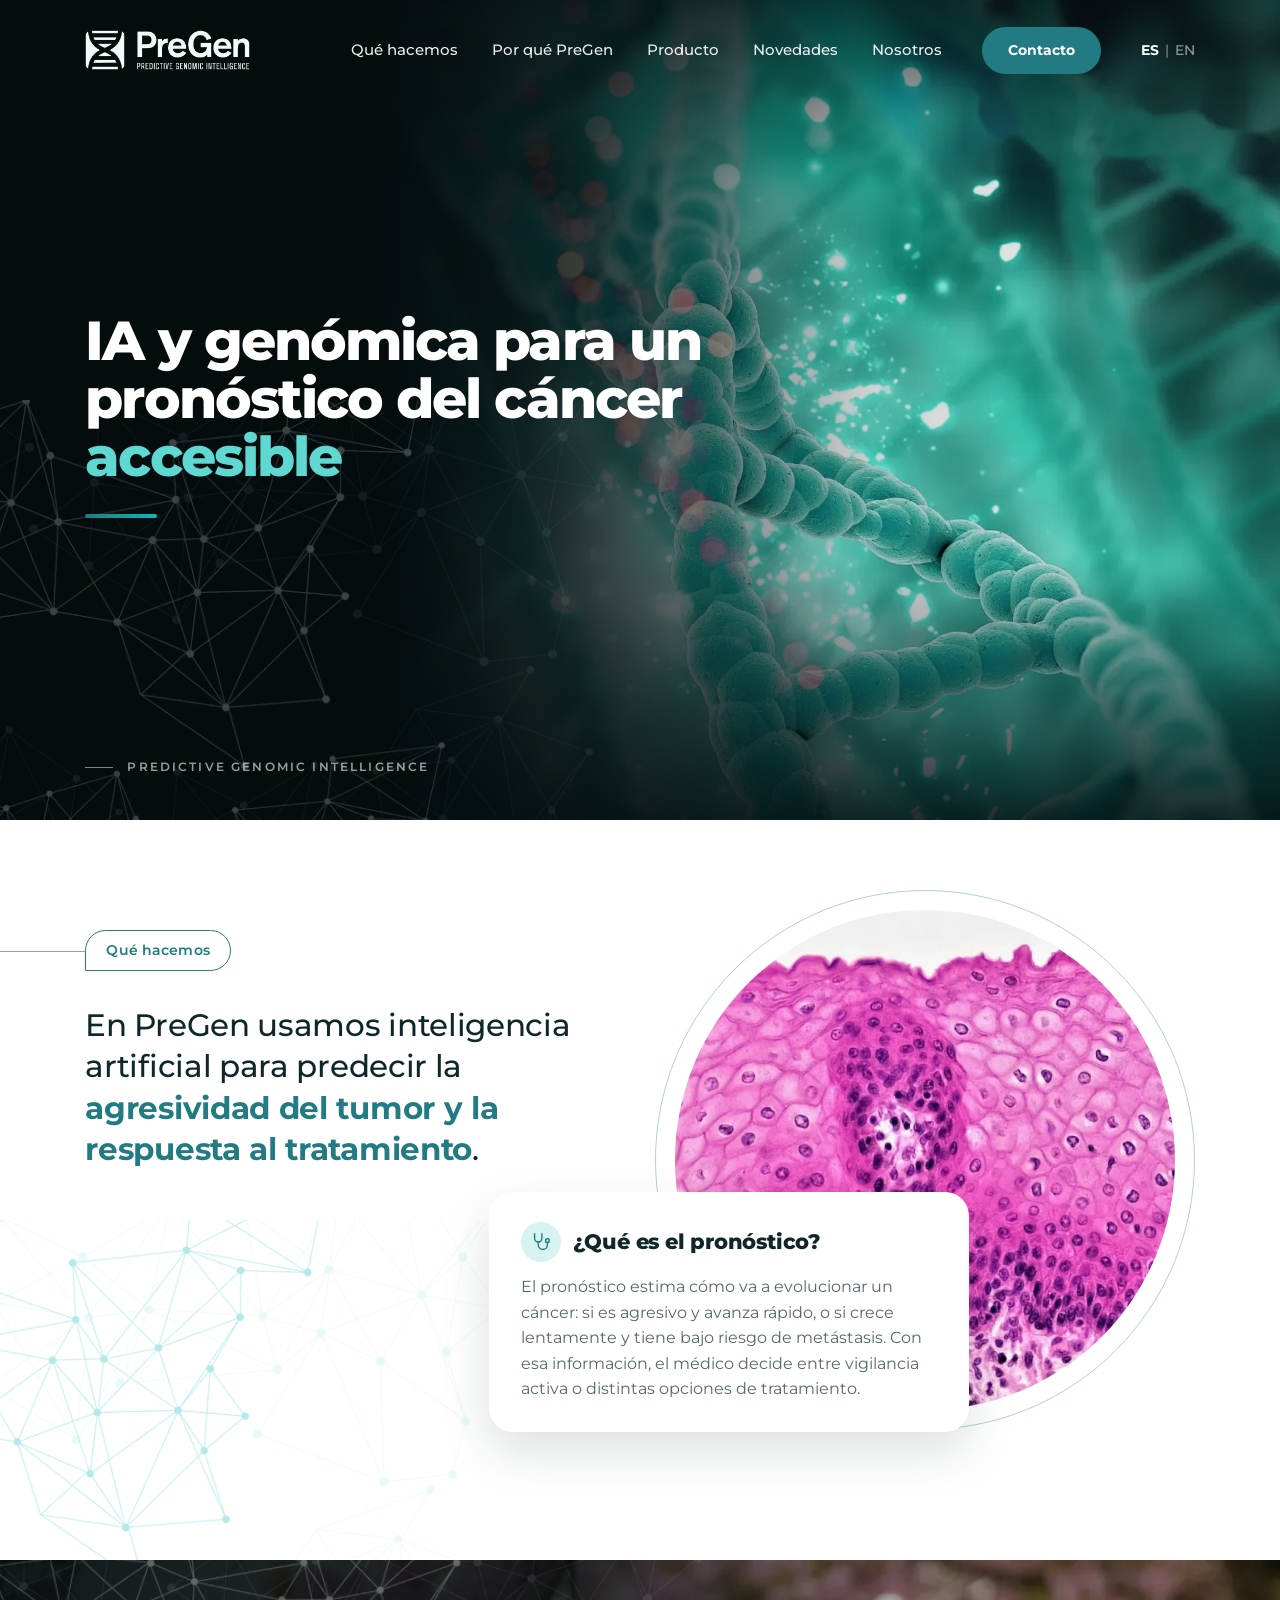
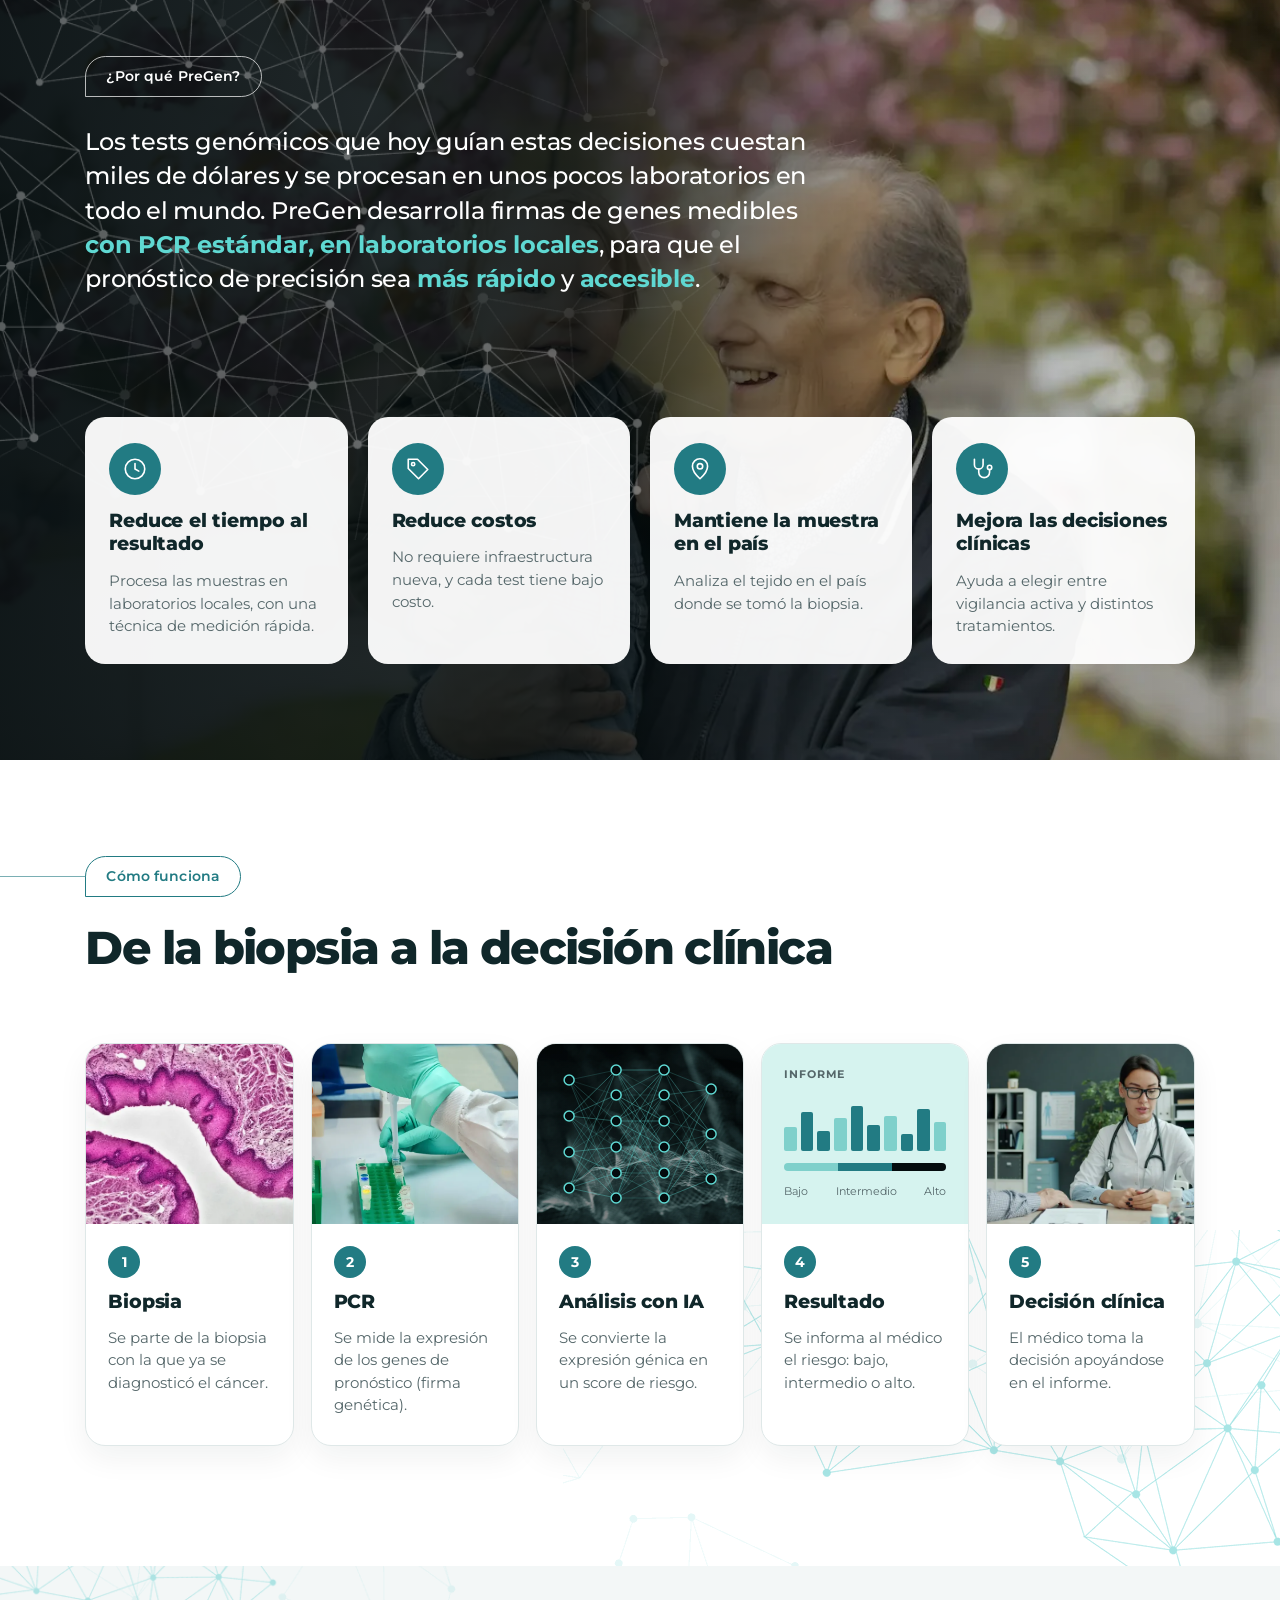
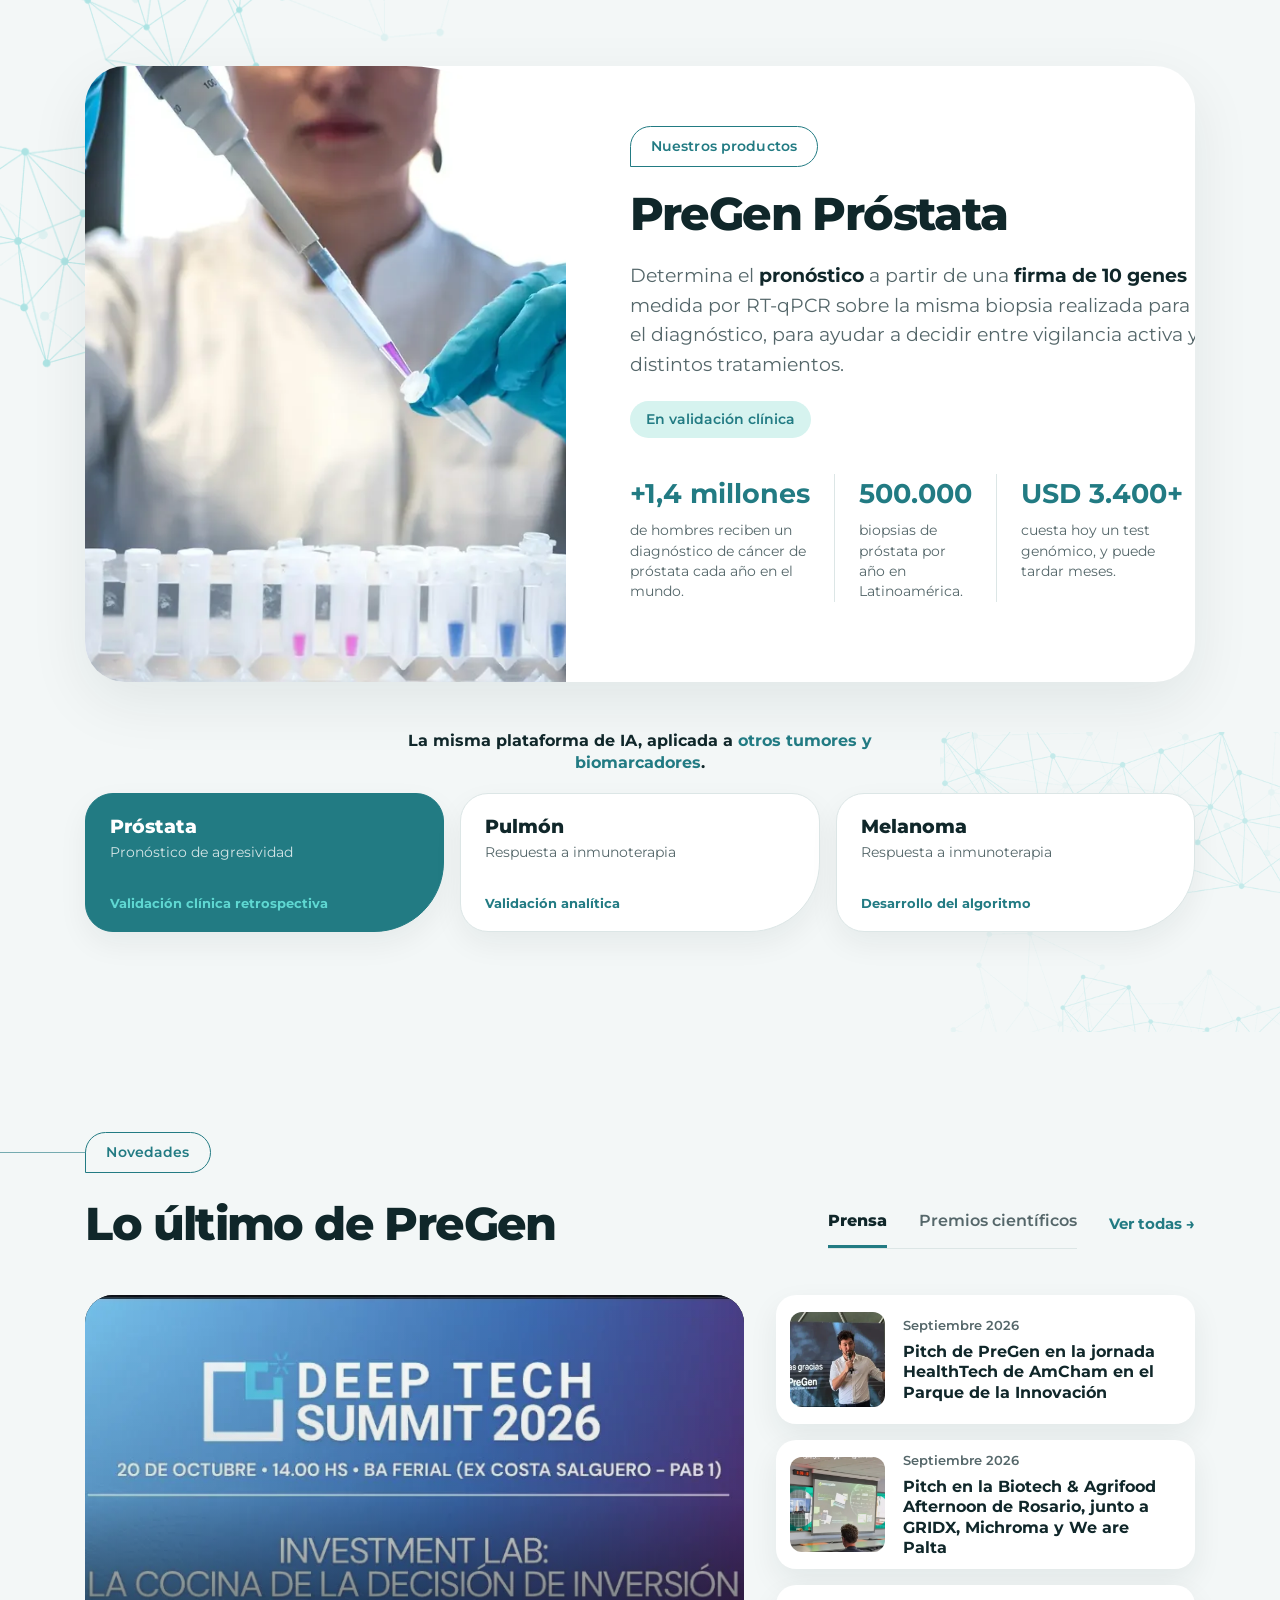
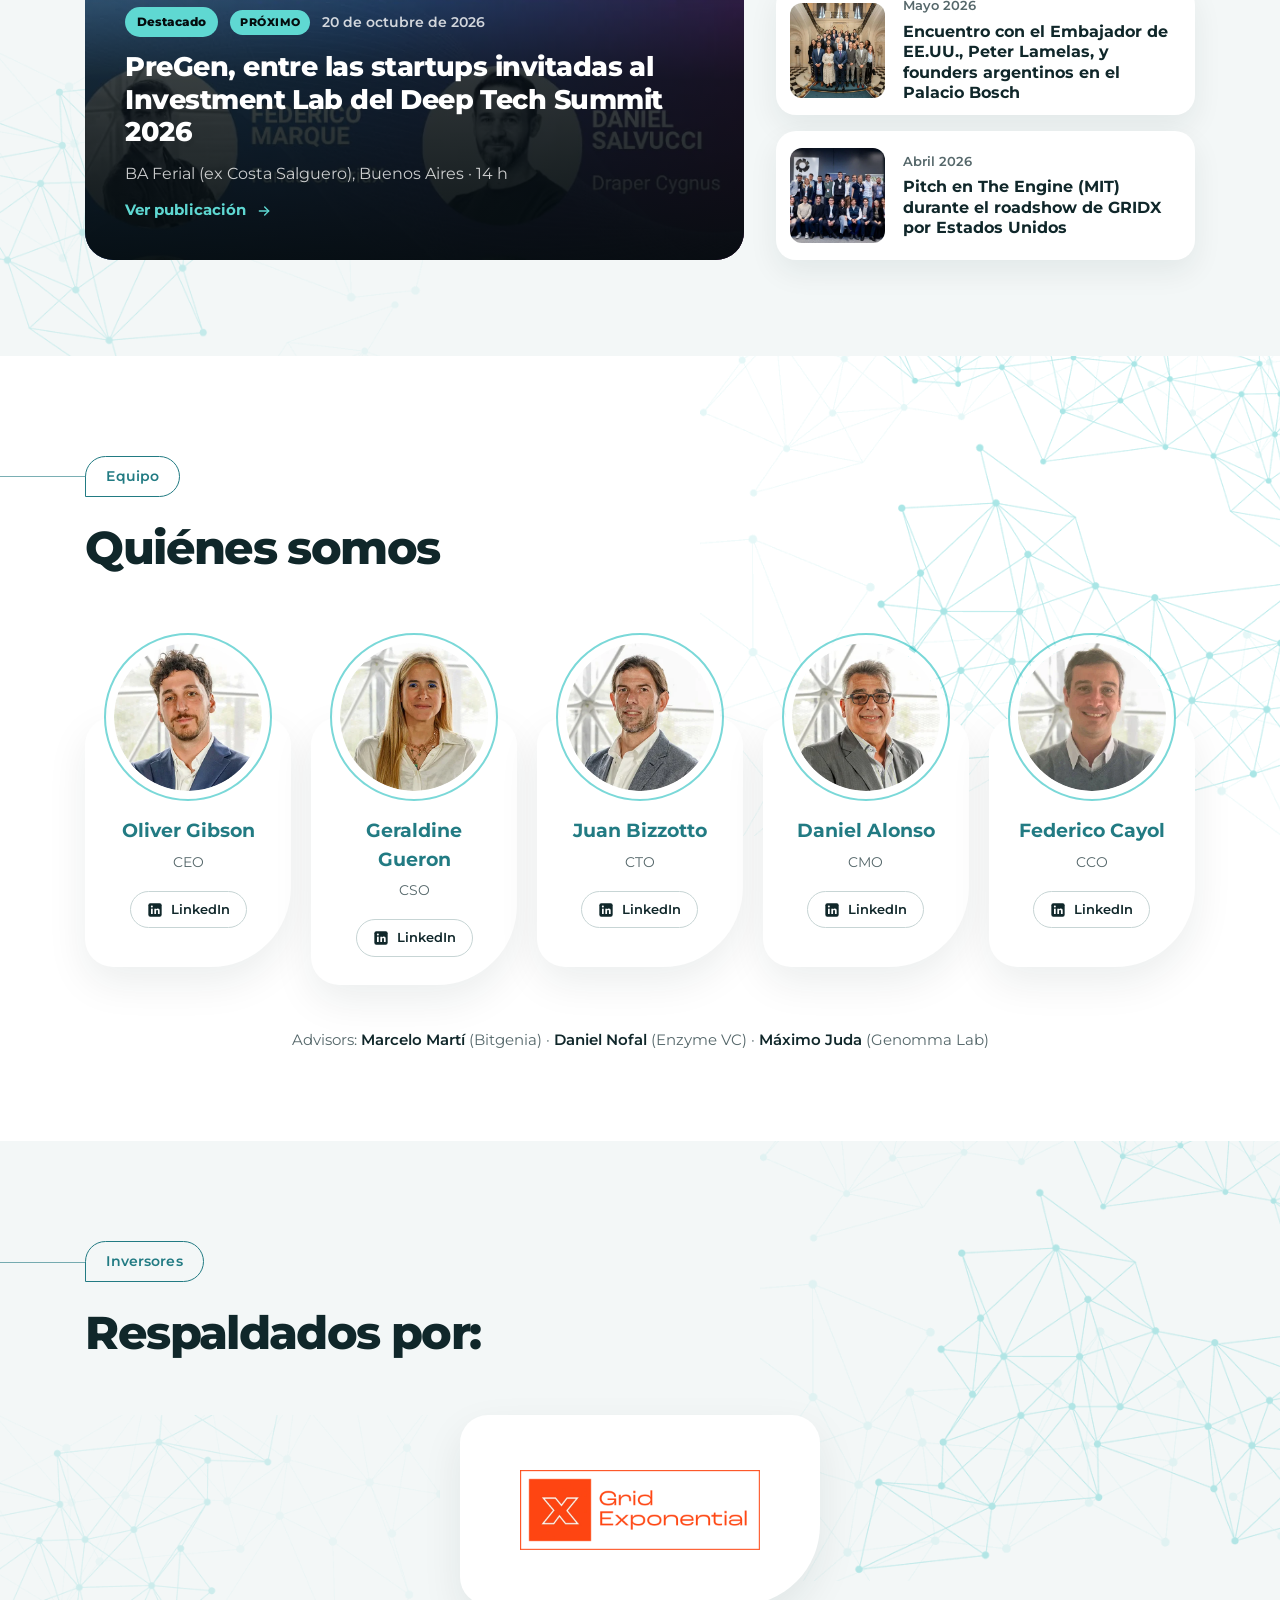
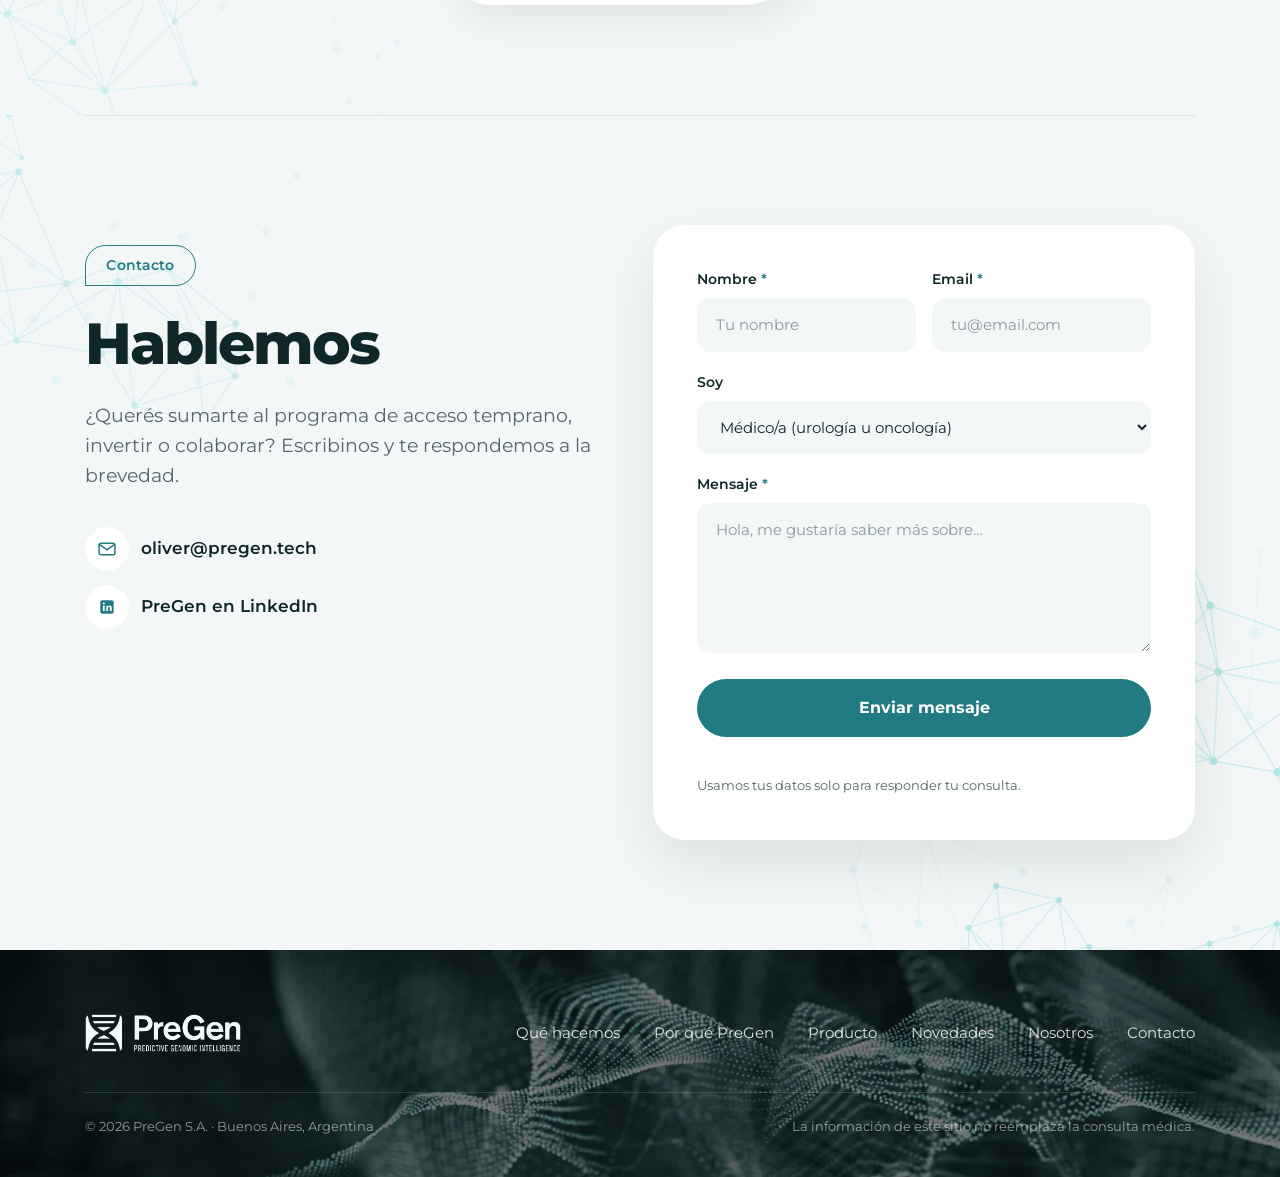
<file: index.html>
<!doctype html>
<html lang="es">
<head>
<meta charset="utf-8">
<meta name="viewport" content="width=device-width, initial-scale=1">
<title>PreGen — IA y genómica para un pronóstico del cáncer accesible</title>
<meta name="description" content="PreGen desarrolla tests genómicos con inteligencia artificial que predicen la agresividad del cáncer desde la biopsia, medibles con PCR estándar en laboratorios locales.">
<link rel="canonical" href="https://pregen.tech/">
<link rel="alternate" hreflang="es" href="https://pregen.tech/">
<link rel="alternate" hreflang="en" href="https://pregen.tech/en/">
<link rel="alternate" hreflang="x-default" href="https://pregen.tech/">
<meta property="og:type" content="website">
<meta property="og:site_name" content="PreGen">
<meta property="og:title" content="PreGen — IA y genómica para un pronóstico del cáncer accesible">
<meta property="og:description" content="PreGen desarrolla tests genómicos con inteligencia artificial que predicen la agresividad del cáncer desde la biopsia, medibles con PCR estándar en laboratorios locales.">
<meta property="og:url" content="https://pregen.tech/">
<meta property="og:image" content="https://pregen.tech/assets/img/og-pregen.jpg">
<meta property="og:locale" content="es_AR">
<meta name="twitter:card" content="summary_large_image">
<meta name="theme-color" content="#040C0E">
<link rel="icon" href="favicon.ico" sizes="any">
<link rel="icon" type="image/png" href="assets/img/favicon-32.png">
<link rel="apple-touch-icon" href="assets/img/apple-touch-icon.png">
<link rel="preconnect" href="https://fonts.googleapis.com">
<link rel="preconnect" href="https://fonts.gstatic.com" crossorigin>
<link href="https://fonts.googleapis.com/css2?family=Montserrat:wght@400;500;600;700;800&amp;display=swap" rel="stylesheet">
<link rel="stylesheet" href="assets/css/styles.css">
<script type="application/ld+json">{"@context": "https://schema.org", "@type": "Organization", "name": "PreGen", "legalName": "PreGen S.A.", "url": "https://pregen.tech/", "logo": "https://pregen.tech/assets/img/logo-teal.png", "email": "oliver@pregen.tech", "address": {"@type": "PostalAddress", "addressLocality": "Buenos Aires", "addressCountry": "AR"}, "sameAs": ["https://www.linkedin.com/company/pregenbio/", "https://www.instagram.com/pregen.bio/"]}</script>
</head>
<body>
<a class="sr-only" href="#main">Saltar al contenido</a>
<header class="site-header">
  <div class="wrap header-inner">
    <a class="brand" href="index.html"><img src="assets/img/logo-blanco.png" alt="PreGen — Predictive Genomic Intelligence" width="164" height="40"></a>
    <nav class="main-nav" id="menu" aria-label="Principal">
      <div class="links"><a href="#que-hacemos">Qué hacemos</a><a href="#por-que">Por qué PreGen</a><a href="#producto">Producto</a><a href="#novedades">Novedades</a><a href="#equipo">Nosotros</a></div>
      <a class="btn" href="#contacto">Contacto</a>
      <div class="lang"><strong>ES</strong><span class="sep"> | </span><a href="en/index.html" hreflang="en" lang="en">EN</a></div>
    </nav>
    <button class="menu-toggle" type="button" aria-expanded="false" aria-controls="menu"><span aria-hidden="true"></span><span aria-hidden="true"></span><span aria-hidden="true"></span><span class="sr-only">Abrir menú</span></button>
  </div>
</header>
<main id="main">
  <!-- 1 · PORTADA -->
  <section class="hero" id="inicio">
    <img class="hero-img" src="assets/img/hero-adn.webp" alt="Doble hélice de ADN" width="1600" height="1280" fetchpriority="high">
    <div class="hero-shade"></div>
    <div class="net net--white" aria-hidden="true"></div>
    <div class="wrap hero-content">
      <h1>IA y genómica para un pronóstico del cáncer <span class="accent-l">accesible</span></h1>
      <div class="hero-bar"></div>
    </div>
    <div class="hero-foot"><div class="wrap">PREDICTIVE GENOMIC INTELLIGENCE</div></div>
  </section>
  <!-- 2 · QUÉ HACEMOS -->
  <section class="what" id="que-hacemos">
    <div class="net" aria-hidden="true"></div>
    <div class="wrap what-grid">
      <div class="what-text">
        <span class="tag tag--line">Qué hacemos</span>
        <p class="lead-xl">En PreGen usamos inteligencia artificial para predecir la <strong>agresividad del tumor y la respuesta al tratamiento</strong>.</p>
      </div>
      <div class="what-media">
        <div class="what-visual">
          <div class="ring"></div>
          <img class="circle" src="assets/img/biopsia-microscopio.webp" alt="Tejido de biopsia al microscopio (imagen ilustrativa)" width="1100" height="620" loading="lazy" decoding="async">
        </div>
        <div class="what-card">
          <div class="head"><div class="icon-soft"><svg aria-hidden="true" width="22" height="22" viewBox="0 0 24 24" fill="none" stroke="#227B83" stroke-width="1.5" stroke-linecap="round" stroke-linejoin="round"><path d="M5 3v5a4 4 0 0 0 8 0V3"></path><path d="M9 12v3a5 5 0 0 0 10 0v-2.5"></path><circle cx="19" cy="10.5" r="2"></circle></svg></div><h3>¿Qué es el pronóstico?</h3></div>
          <p>El pronóstico estima cómo va a evolucionar un cáncer: si es agresivo y avanza rápido, o si crece lentamente y tiene bajo riesgo de metástasis. Con esa información, el médico decide entre vigilancia activa o distintas opciones de tratamiento.</p>
        </div>
      </div>
    </div>
  </section>
  <!-- 3 · ¿POR QUÉ PREGEN? -->
  <section class="why" id="por-que">
    <img class="why-bg" src="assets/img/por-que.webp" alt="Abuelo con su nieto al aire libre" width="1600" height="1067" loading="lazy" decoding="async">
    <div class="why-shade"></div>
    <div class="net net--white" aria-hidden="true"></div>
    <div class="wrap">
      <div class="why-text">
        <span class="tag tag--light">¿Por qué PreGen?</span>
        <p class="why-lead">Los tests genómicos que hoy guían estas decisiones cuestan miles de dólares y se procesan en unos pocos laboratorios en todo el mundo. PreGen desarrolla firmas de genes medibles <strong>con PCR estándar, en laboratorios locales</strong>, para que el pronóstico de precisión sea <strong>más rápido</strong> y <strong>accesible</strong>.</p>
      </div>
      <div class="why-cards">
        <div class="why-card">
          <div class="icon-solid"><svg aria-hidden="true" width="26" height="26" viewBox="0 0 24 24" fill="none" stroke="#FFFFFF" stroke-width="1.5" stroke-linecap="round" stroke-linejoin="round"><circle cx="12" cy="12" r="9"></circle><polyline points="12 7 12 12 15.5 14"></polyline></svg></div>
          <h3>Reduce el tiempo al resultado</h3>
          <p>Procesa las muestras en laboratorios locales, con una técnica de medición rápida.</p>
        </div>
        <div class="why-card">
          <div class="icon-solid"><svg aria-hidden="true" width="26" height="26" viewBox="0 0 24 24" fill="none" stroke="#FFFFFF" stroke-width="1.5" stroke-linecap="round" stroke-linejoin="round"><path d="M3 3h8.5L21 12.5 12.5 21 3 11.5z"></path><circle cx="7.5" cy="7.5" r="1.5"></circle></svg></div>
          <h3>Reduce costos</h3>
          <p>No requiere infraestructura nueva, y cada test tiene bajo costo.</p>
        </div>
        <div class="why-card">
          <div class="icon-solid"><svg aria-hidden="true" width="26" height="26" viewBox="0 0 24 24" fill="none" stroke="#FFFFFF" stroke-width="1.5" stroke-linecap="round" stroke-linejoin="round"><path d="M12 21s-7-6.2-7-11.5a7 7 0 0 1 14 0C19 14.8 12 21 12 21z"></path><circle cx="12" cy="9.5" r="2.5"></circle></svg></div>
          <h3>Mantiene la muestra en el país</h3>
          <p>Analiza el tejido en el país donde se tomó la biopsia.</p>
        </div>
        <div class="why-card">
          <div class="icon-solid"><svg aria-hidden="true" width="26" height="26" viewBox="0 0 24 24" fill="none" stroke="#FFFFFF" stroke-width="1.5" stroke-linecap="round" stroke-linejoin="round"><path d="M5 3v5a4 4 0 0 0 8 0V3"></path><path d="M9 12v3a5 5 0 0 0 10 0v-2.5"></path><circle cx="19" cy="10.5" r="2"></circle></svg></div>
          <h3>Mejora las decisiones clínicas</h3>
          <p>Ayuda a elegir entre vigilancia activa y distintos tratamientos.</p>
        </div>
      </div>
    </div>
  </section>
  <!-- 4 · CÓMO FUNCIONA -->
  <section class="how" id="como-funciona">
    <div class="net" aria-hidden="true"></div>
    <div class="wrap">
      <div class="section-head">
        <span class="tag tag--line">Cómo funciona</span>
        <h2 class="h2">De la biopsia a la decisión clínica</h2>
      </div>
      <div class="steps">
        <article class="step">
          <div class="step-visual"><img src="assets/img/paso-1-biopsia.webp" alt="Tejido de biopsia (imagen ilustrativa)" width="700" height="393" loading="lazy" decoding="async"></div>
          <div class="step-body">
            <div class="step-num">1</div>
            <h3>Biopsia</h3>
            <p>Se parte de la biopsia con la que ya se diagnosticó el cáncer.</p>
          </div>
        </article>
        <article class="step">
          <div class="step-visual"><img src="assets/img/paso-2-pcr.webp" alt="Tubos de RT-qPCR en el laboratorio" width="700" height="969" loading="lazy" decoding="async" style="object-position: 50% 62%"></div>
          <div class="step-body">
            <div class="step-num">2</div>
            <h3>PCR</h3>
            <p>Se mide la expresión de los genes de pronóstico (firma genética).</p>
          </div>
        </article>
        <article class="step">
          <div class="step-visual"><svg role="img" aria-label="Red neuronal que analiza la expresión génica" width="236" height="180" viewBox="0 0 236 180" preserveAspectRatio="xMidYMid slice" style="background: linear-gradient(rgba(4, 12, 14, 0.35), rgba(4, 12, 14, 0.35)), url(assets/img/particulas.webp) 62% 50% / cover"><line x1="47" y1="36" x2="94" y2="26" stroke="#5FD8D2" stroke-width=".8" opacity="0.21"></line><line x1="47" y1="36" x2="94" y2="51" stroke="#5FD8D2" stroke-width=".8" opacity="0.16"></line><line x1="47" y1="36" x2="94" y2="77" stroke="#5FD8D2" stroke-width=".8" opacity="0.27"></line><line x1="47" y1="36" x2="94" y2="103" stroke="#5FD8D2" stroke-width=".8" opacity="0.18"></line><line x1="47" y1="36" x2="94" y2="129" stroke="#5FD8D2" stroke-width=".8" opacity="0.15"></line><line x1="47" y1="36" x2="94" y2="154" stroke="#5FD8D2" stroke-width=".8" opacity="0.27"></line><line x1="47" y1="72" x2="94" y2="26" stroke="#5FD8D2" stroke-width=".8" opacity="0.47"></line><line x1="47" y1="72" x2="94" y2="51" stroke="#5FD8D2" stroke-width=".8" opacity="0.42"></line><line x1="47" y1="72" x2="94" y2="77" stroke="#5FD8D2" stroke-width=".8" opacity="0.41"></line><line x1="47" y1="72" x2="94" y2="103" stroke="#5FD8D2" stroke-width=".8" opacity="0.20"></line><line x1="47" y1="72" x2="94" y2="129" stroke="#5FD8D2" stroke-width=".8" opacity="0.32"></line><line x1="47" y1="72" x2="94" y2="154" stroke="#5FD8D2" stroke-width=".8" opacity="0.23"></line><line x1="47" y1="108" x2="94" y2="26" stroke="#5FD8D2" stroke-width=".8" opacity="0.19"></line><line x1="47" y1="108" x2="94" y2="51" stroke="#5FD8D2" stroke-width=".8" opacity="0.16"></line><line x1="47" y1="108" x2="94" y2="77" stroke="#5FD8D2" stroke-width=".8" opacity="0.20"></line><line x1="47" y1="108" x2="94" y2="103" stroke="#5FD8D2" stroke-width=".8" opacity="0.47"></line><line x1="47" y1="108" x2="94" y2="129" stroke="#5FD8D2" stroke-width=".8" opacity="0.43"></line><line x1="47" y1="108" x2="94" y2="154" stroke="#5FD8D2" stroke-width=".8" opacity="0.43"></line><line x1="47" y1="144" x2="94" y2="26" stroke="#5FD8D2" stroke-width=".8" opacity="0.42"></line><line x1="47" y1="144" x2="94" y2="51" stroke="#5FD8D2" stroke-width=".8" opacity="0.19"></line><line x1="47" y1="144" x2="94" y2="77" stroke="#5FD8D2" stroke-width=".8" opacity="0.24"></line><line x1="47" y1="144" x2="94" y2="103" stroke="#5FD8D2" stroke-width=".8" opacity="0.36"></line><line x1="47" y1="144" x2="94" y2="129" stroke="#5FD8D2" stroke-width=".8" opacity="0.40"></line><line x1="47" y1="144" x2="94" y2="154" stroke="#5FD8D2" stroke-width=".8" opacity="0.44"></line><line x1="94" y1="26" x2="142" y2="26" stroke="#5FD8D2" stroke-width=".8" opacity="0.45"></line><line x1="94" y1="26" x2="142" y2="51" stroke="#5FD8D2" stroke-width=".8" opacity="0.15"></line><line x1="94" y1="26" x2="142" y2="77" stroke="#5FD8D2" stroke-width=".8" opacity="0.35"></line><line x1="94" y1="26" x2="142" y2="103" stroke="#5FD8D2" stroke-width=".8" opacity="0.38"></line><line x1="94" y1="26" x2="142" y2="129" stroke="#5FD8D2" stroke-width=".8" opacity="0.31"></line><line x1="94" y1="26" x2="142" y2="154" stroke="#5FD8D2" stroke-width=".8" opacity="0.19"></line><line x1="94" y1="51" x2="142" y2="26" stroke="#5FD8D2" stroke-width=".8" opacity="0.30"></line><line x1="94" y1="51" x2="142" y2="51" stroke="#5FD8D2" stroke-width=".8" opacity="0.15"></line><line x1="94" y1="51" x2="142" y2="77" stroke="#5FD8D2" stroke-width=".8" opacity="0.48"></line><line x1="94" y1="51" x2="142" y2="103" stroke="#5FD8D2" stroke-width=".8" opacity="0.45"></line><line x1="94" y1="51" x2="142" y2="129" stroke="#5FD8D2" stroke-width=".8" opacity="0.33"></line><line x1="94" y1="51" x2="142" y2="154" stroke="#5FD8D2" stroke-width=".8" opacity="0.23"></line><line x1="94" y1="77" x2="142" y2="26" stroke="#5FD8D2" stroke-width=".8" opacity="0.47"></line><line x1="94" y1="77" x2="142" y2="51" stroke="#5FD8D2" stroke-width=".8" opacity="0.34"></line><line x1="94" y1="77" x2="142" y2="77" stroke="#5FD8D2" stroke-width=".8" opacity="0.46"></line><line x1="94" y1="77" x2="142" y2="103" stroke="#5FD8D2" stroke-width=".8" opacity="0.44"></line><line x1="94" y1="77" x2="142" y2="129" stroke="#5FD8D2" stroke-width=".8" opacity="0.31"></line><line x1="94" y1="77" x2="142" y2="154" stroke="#5FD8D2" stroke-width=".8" opacity="0.28"></line><line x1="94" y1="103" x2="142" y2="26" stroke="#5FD8D2" stroke-width=".8" opacity="0.35"></line><line x1="94" y1="103" x2="142" y2="51" stroke="#5FD8D2" stroke-width=".8" opacity="0.28"></line><line x1="94" y1="103" x2="142" y2="77" stroke="#5FD8D2" stroke-width=".8" opacity="0.18"></line><line x1="94" y1="103" x2="142" y2="103" stroke="#5FD8D2" stroke-width=".8" opacity="0.24"></line><line x1="94" y1="103" x2="142" y2="129" stroke="#5FD8D2" stroke-width=".8" opacity="0.43"></line><line x1="94" y1="103" x2="142" y2="154" stroke="#5FD8D2" stroke-width=".8" opacity="0.14"></line><line x1="94" y1="129" x2="142" y2="26" stroke="#5FD8D2" stroke-width=".8" opacity="0.14"></line><line x1="94" y1="129" x2="142" y2="51" stroke="#5FD8D2" stroke-width=".8" opacity="0.36"></line><line x1="94" y1="129" x2="142" y2="77" stroke="#5FD8D2" stroke-width=".8" opacity="0.23"></line><line x1="94" y1="129" x2="142" y2="103" stroke="#5FD8D2" stroke-width=".8" opacity="0.32"></line><line x1="94" y1="129" x2="142" y2="129" stroke="#5FD8D2" stroke-width=".8" opacity="0.30"></line><line x1="94" y1="129" x2="142" y2="154" stroke="#5FD8D2" stroke-width=".8" opacity="0.25"></line><line x1="94" y1="154" x2="142" y2="26" stroke="#5FD8D2" stroke-width=".8" opacity="0.50"></line><line x1="94" y1="154" x2="142" y2="51" stroke="#5FD8D2" stroke-width=".8" opacity="0.19"></line><line x1="94" y1="154" x2="142" y2="77" stroke="#5FD8D2" stroke-width=".8" opacity="0.28"></line><line x1="94" y1="154" x2="142" y2="103" stroke="#5FD8D2" stroke-width=".8" opacity="0.20"></line><line x1="94" y1="154" x2="142" y2="129" stroke="#5FD8D2" stroke-width=".8" opacity="0.36"></line><line x1="94" y1="154" x2="142" y2="154" stroke="#5FD8D2" stroke-width=".8" opacity="0.22"></line><line x1="142" y1="26" x2="189" y2="45" stroke="#5FD8D2" stroke-width=".8" opacity="0.26"></line><line x1="142" y1="26" x2="189" y2="90" stroke="#5FD8D2" stroke-width=".8" opacity="0.40"></line><line x1="142" y1="26" x2="189" y2="135" stroke="#5FD8D2" stroke-width=".8" opacity="0.24"></line><line x1="142" y1="51" x2="189" y2="45" stroke="#5FD8D2" stroke-width=".8" opacity="0.33"></line><line x1="142" y1="51" x2="189" y2="90" stroke="#5FD8D2" stroke-width=".8" opacity="0.46"></line><line x1="142" y1="51" x2="189" y2="135" stroke="#5FD8D2" stroke-width=".8" opacity="0.16"></line><line x1="142" y1="77" x2="189" y2="45" stroke="#5FD8D2" stroke-width=".8" opacity="0.14"></line><line x1="142" y1="77" x2="189" y2="90" stroke="#5FD8D2" stroke-width=".8" opacity="0.21"></line><line x1="142" y1="77" x2="189" y2="135" stroke="#5FD8D2" stroke-width=".8" opacity="0.41"></line><line x1="142" y1="103" x2="189" y2="45" stroke="#5FD8D2" stroke-width=".8" opacity="0.35"></line><line x1="142" y1="103" x2="189" y2="90" stroke="#5FD8D2" stroke-width=".8" opacity="0.21"></line><line x1="142" y1="103" x2="189" y2="135" stroke="#5FD8D2" stroke-width=".8" opacity="0.25"></line><line x1="142" y1="129" x2="189" y2="45" stroke="#5FD8D2" stroke-width=".8" opacity="0.19"></line><line x1="142" y1="129" x2="189" y2="90" stroke="#5FD8D2" stroke-width=".8" opacity="0.29"></line><line x1="142" y1="129" x2="189" y2="135" stroke="#5FD8D2" stroke-width=".8" opacity="0.14"></line><line x1="142" y1="154" x2="189" y2="45" stroke="#5FD8D2" stroke-width=".8" opacity="0.38"></line><line x1="142" y1="154" x2="189" y2="90" stroke="#5FD8D2" stroke-width=".8" opacity="0.46"></line><line x1="142" y1="154" x2="189" y2="135" stroke="#5FD8D2" stroke-width=".8" opacity="0.48"></line><circle cx="47" cy="36" r="5" fill="#040C0E" stroke="#5FD8D2" stroke-width="1.5"></circle><circle cx="47" cy="72" r="5" fill="#040C0E" stroke="#5FD8D2" stroke-width="1.5"></circle><circle cx="47" cy="108" r="5" fill="#040C0E" stroke="#5FD8D2" stroke-width="1.5"></circle><circle cx="47" cy="144" r="5" fill="#040C0E" stroke="#5FD8D2" stroke-width="1.5"></circle><circle cx="94" cy="26" r="5" fill="#040C0E" stroke="#5FD8D2" stroke-width="1.5"></circle><circle cx="94" cy="51" r="5" fill="#040C0E" stroke="#5FD8D2" stroke-width="1.5"></circle><circle cx="94" cy="77" r="5" fill="#040C0E" stroke="#5FD8D2" stroke-width="1.5"></circle><circle cx="94" cy="103" r="5" fill="#040C0E" stroke="#5FD8D2" stroke-width="1.5"></circle><circle cx="94" cy="129" r="5" fill="#040C0E" stroke="#5FD8D2" stroke-width="1.5"></circle><circle cx="94" cy="154" r="5" fill="#040C0E" stroke="#5FD8D2" stroke-width="1.5"></circle><circle cx="142" cy="26" r="5" fill="#040C0E" stroke="#5FD8D2" stroke-width="1.5"></circle><circle cx="142" cy="51" r="5" fill="#040C0E" stroke="#5FD8D2" stroke-width="1.5"></circle><circle cx="142" cy="77" r="5" fill="#040C0E" stroke="#5FD8D2" stroke-width="1.5"></circle><circle cx="142" cy="103" r="5" fill="#040C0E" stroke="#5FD8D2" stroke-width="1.5"></circle><circle cx="142" cy="129" r="5" fill="#040C0E" stroke="#5FD8D2" stroke-width="1.5"></circle><circle cx="142" cy="154" r="5" fill="#040C0E" stroke="#5FD8D2" stroke-width="1.5"></circle><circle cx="189" cy="45" r="5" fill="#040C0E" stroke="#5FD8D2" stroke-width="1.5"></circle><circle cx="189" cy="90" r="5" fill="#040C0E" stroke="#5FD8D2" stroke-width="1.5"></circle><circle cx="189" cy="135" r="5" fill="#040C0E" stroke="#5FD8D2" stroke-width="1.5"></circle></svg></div>
          <div class="step-body">
            <div class="step-num">3</div>
            <h3>Análisis con IA</h3>
            <p>Se convierte la expresión génica en un score de riesgo.</p>
          </div>
        </article>
        <article class="step">
          <div class="step-visual"><div class="report" role="img" aria-label="Riesgo bajo, intermedio o alto, en un informe claro para el médico.">
              <div class="report-title">INFORME</div>
              <div class="report-bars"><i class="l" style="height: 42%"></i><i style="height: 70%"></i><i style="height: 35%"></i><i class="l" style="height: 58%"></i><i style="height: 80%"></i><i style="height: 46%"></i><i class="l" style="height: 62%"></i><i style="height: 30%"></i><i style="height: 74%"></i><i class="l" style="height: 52%"></i></div>
              <div class="report-scale"><i style="background: #7FD0CB"></i><i style="background: #227B83"></i><i style="background: #040C0E"></i></div>
              <div class="report-labels"><span>Bajo</span><span>Intermedio</span><span>Alto</span></div>
            </div></div>
          <div class="step-body">
            <div class="step-num">4</div>
            <h3>Resultado</h3>
            <p>Se informa al médico el riesgo: bajo, intermedio o alto.</p>
          </div>
        </article>
        <article class="step">
          <div class="step-visual"><img src="assets/img/paso-5-decision.webp" alt="Médica conversando con un paciente" width="800" height="450" loading="lazy" decoding="async" style="object-position: 55% 40%"></div>
          <div class="step-body">
            <div class="step-num">5</div>
            <h3>Decisión clínica</h3>
            <p>El médico toma la decisión apoyándose en el informe.</p>
          </div>
        </article>
      </div>
    </div>
  </section>
  <!-- 5 · PRODUCTOS (próstata + plataforma) -->
  <section class="product" id="producto">
    <div class="net net-a" aria-hidden="true"></div>
    <div class="net net-b" aria-hidden="true"></div>
    <div class="wrap">
      <div class="product-card">
        <div class="product-media"><img src="assets/img/producto-pcr.webp" alt="Pipeteo de muestras para RT-qPCR" width="1200" height="753" loading="lazy" decoding="async"></div>
        <div class="product-panels">
          <div class="product-body" id="panel-prostata" role="tabpanel" aria-labelledby="tab-prostata">
            <span class="tag">Nuestros productos</span>
            <h2 class="h2">PreGen Próstata</h2>
            <p>Determina el <strong>pronóstico</strong> a partir de una <strong>firma de 10 genes</strong> medida por <span class="nowrap">RT-qPCR</span> sobre la misma biopsia realizada para el diagnóstico, para ayudar a decidir entre vigilancia activa y distintos tratamientos.</p>
            <span class="pill-mint">En validación clínica</span>
            <div class="stats"><div class="stat"><strong>+1,4 millones</strong><span>de hombres reciben un diagnóstico de cáncer de próstata cada año en el mundo.</span></div><div class="stat"><strong>500.000</strong><span>biopsias de próstata por año en Latinoamérica.</span></div><div class="stat"><strong>USD 3.400+</strong><span>cuesta hoy un test genómico, y puede tardar meses.</span></div></div>
          </div>
          <div class="product-body" id="panel-pulmon" role="tabpanel" aria-labelledby="tab-pulmon" hidden>
            <span class="tag">Nuestros productos</span>
            <h2 class="h2">PreGen Pulmón</h2>
            <p>Predice la <strong>respuesta a la inmunoterapia</strong> a partir de una <strong>firma de 6 genes</strong> medida por <span class="nowrap">RT-qPCR</span> sobre la misma biopsia realizada para el diagnóstico, para ayudar a decidir entre inmunoterapia y otros tratamientos.</p>
            <span class="pill-mint">En validación analítica</span>
            <div class="stats"><div class="stat"><strong>+2,6 millones</strong><span>de personas reciben un diagnóstico de cáncer de pulmón cada año en el mundo.</span></div><div class="stat"><strong>+100.000</strong><span>nuevos casos de cáncer de pulmón por año en Latinoamérica.</span></div><div class="stat"><strong>15–25%</strong><span>de los pacientes responde a la inmunoterapia.</span></div></div>
          </div>
          <div class="product-body" id="panel-melanoma" role="tabpanel" aria-labelledby="tab-melanoma" hidden>
            <span class="tag">Nuestros productos</span>
            <h2 class="h2">PreGen Melanoma</h2>
            <p>Predice la <strong>respuesta a la inmunoterapia</strong> a partir de una <strong>firma génica</strong> medida por <span class="nowrap">RT-qPCR</span> sobre la misma biopsia realizada para el diagnóstico, para ayudar a decidir entre inmunoterapia y otros tratamientos.</p>
            <span class="pill-mint">En desarrollo del algoritmo</span>
            <div class="stats"><div class="stat"><strong>+330.000</strong><span>personas reciben un diagnóstico de melanoma cada año en el mundo.</span></div><div class="stat"><strong>+20.000</strong><span>nuevos casos de melanoma por año en Latinoamérica.</span></div><div class="stat"><strong>45%</strong><span>de los pacientes con melanoma avanzado no responde a la inmunoterapia.</span></div></div>
          </div>
        </div>
      </div>
      <div class="product-head" id="plataforma"><p>La misma plataforma de IA, aplicada a <strong>otros tumores y biomarcadores</strong>.</p></div>
      <div class="product-tabs" role="tablist" aria-label="Productos">
        <button class="product-tab" type="button" role="tab" id="tab-prostata" aria-selected="true" aria-controls="panel-prostata">
          <span><span class="tab-name">Próstata</span><span class="tab-sub">Pronóstico de agresividad</span></span>
          <span class="tab-bar" aria-hidden="true"><i class="on"></i><i class="on"></i><i class="cur"></i><i></i></span>
          <span class="tab-status">Validación clínica retrospectiva</span>
        </button>
        <button class="product-tab" type="button" role="tab" id="tab-pulmon" aria-selected="false" aria-controls="panel-pulmon" tabindex="-1">
          <span><span class="tab-name">Pulmón</span><span class="tab-sub">Respuesta a inmunoterapia</span></span>
          <span class="tab-bar" aria-hidden="true"><i class="on"></i><i class="cur"></i><i></i><i></i></span>
          <span class="tab-status">Validación analítica</span>
        </button>
        <button class="product-tab" type="button" role="tab" id="tab-melanoma" aria-selected="false" aria-controls="panel-melanoma" tabindex="-1">
          <span><span class="tab-name">Melanoma</span><span class="tab-sub">Respuesta a inmunoterapia</span></span>
          <span class="tab-bar" aria-hidden="true"><i class="cur"></i><i></i><i></i><i></i></span>
          <span class="tab-status">Desarrollo del algoritmo</span>
        </button>
      </div>
    </div>
  </section>
  <!-- 6 · NOVEDADES -->
  <section class="news" id="novedades">
    <div class="net" aria-hidden="true"></div>
    <div class="wrap">
      <div class="news-head">
        <span class="tag tag--line">Novedades</span>
        <div class="news-bar">
          <h2 class="h2">Lo último de PreGen</h2>
          <div class="news-tools">
            <div class="tabs" role="tablist" aria-label="Novedades">
              <button class="tab" role="tab" id="tab-press" aria-selected="true" aria-controls="panel-press">Prensa</button>
              <button class="tab" role="tab" id="tab-awards" aria-selected="false" aria-controls="panel-awards" tabindex="-1">Premios científicos</button>
            </div>
            <a class="see-all" href="novedades.html">Ver todas →</a>
          </div>
        </div>
      </div>
      <div id="panel-press" role="tabpanel" aria-labelledby="tab-press">
        <div class="news-grid">
          <a class="feat" href="https://www.instagram.com/bacienciaytecno/p/DeRzsCsEXpR/" target="_blank" rel="noopener">
            <img src="assets/img/novedades/deeptech.webp" alt="PreGen, entre las startups invitadas al Investment Lab del Deep Tech Summit 2026" width="773" height="600" loading="lazy" decoding="async" style="object-position: 50% 0%">
            <div class="feat-body">
              <div class="feat-meta"><span class="badge">Destacado</span><span class="badge badge--soon">Próximo</span><span>20 de octubre de 2026</span></div>
              <p class="feat-title">PreGen, entre las startups invitadas al Investment Lab del Deep Tech Summit 2026</p>
              <p class="feat-sub">BA Ferial (ex Costa Salguero), Buenos Aires · 14 h</p>
              <span class="more">Ver publicación <svg aria-hidden="true" width="16" height="16" viewBox="0 0 24 24" fill="none" stroke="currentColor" stroke-width="2" stroke-linecap="round" stroke-linejoin="round"><line x1="5" y1="12" x2="19" y2="12"/><polyline points="13 6 19 12 13 18"/></svg></span>
            </div>
          </a>
          <div class="news-side">
          <a class="mini" href="https://www.instagram.com/parquedeinnovacion.ba/reel/DdcGp3OIrIG/" target="_blank" rel="noopener">
            <img src="assets/img/novedades/amcham.webp" alt="Pitch de PreGen en la jornada HealthTech de AmCham en el Parque de la Innovación" width="630" height="340" loading="lazy" decoding="async" style="object-position: 50% 40%">
            <div><div class="mini-meta"><span>Septiembre 2026</span></div><p class="mini-title">Pitch de PreGen en la jornada HealthTech de AmCham en el Parque de la Innovación</p></div>
          </a>
          <a class="mini" href="https://www.linkedin.com/feed/update/urn:li:ugcPost:7501694001616498688/" target="_blank" rel="noopener">
            <img src="assets/img/novedades/rosario.webp" alt="Pitch en la Biotech &amp; Agrifood Afternoon de Rosario, junto a GRIDX, Michroma y We are Palta" width="952" height="714" loading="lazy" decoding="async" style="object-position: 50% 42%">
            <div><div class="mini-meta"><span>Septiembre 2026</span></div><p class="mini-title">Pitch en la Biotech &amp; Agrifood Afternoon de Rosario, junto a GRIDX, Michroma y We are Palta</p></div>
          </a>
          <a class="mini" href="https://www.linkedin.com/posts/gabrielpuppo_esta-semana-organizamos-desde-aws-un-desayuno-ugcPost-7461150264264372224-NjUx/" target="_blank" rel="noopener">
            <img src="assets/img/novedades/embajada.webp" alt="Encuentro con el Embajador de EE.UU., Peter Lamelas, y founders argentinos en el Palacio Bosch" width="800" height="665" loading="lazy" decoding="async" style="object-position: 50% 62%">
            <div><div class="mini-meta"><span>Mayo 2026</span></div><p class="mini-title">Encuentro con el Embajador de EE.UU., Peter Lamelas, y founders argentinos en el Palacio Bosch</p></div>
          </a>
          <a class="mini" href="https://www.linkedin.com/posts/the-startups-from-our-latest-batch-took-part-ugcPost-7463689055738781697-ceSg/" target="_blank" rel="noopener">
            <img src="assets/img/novedades/engine.webp" alt="Pitch en The Engine (MIT) durante el roadshow de GRIDX por Estados Unidos" width="800" height="522" loading="lazy" decoding="async">
            <div><div class="mini-meta"><span>Abril 2026</span></div><p class="mini-title">Pitch en The Engine (MIT) durante el roadshow de GRIDX por Estados Unidos</p></div>
          </a>
          </div>
        </div>
      </div>
      <div id="panel-awards" role="tabpanel" aria-labelledby="tab-awards" hidden>
        <div class="awards">
      <a class="card-link" href="https://www.conicet.gov.ar/se-entrego-el-premio-merck-conicet-de-innovacion-en-ciencias-de-la-salud-2/" target="_blank" rel="noopener">
        <div class="tile" aria-hidden="true"><div class="net"></div><div class="tile-fade"></div><div class="tile-text"><small>PREMIO</small><strong>Merck · CONICET</strong></div></div>
        <div class="card-meta"><span>Octubre 2024</span></div>
        <h3 class="card-title">Finalistas del Premio Merck-CONICET de Innovación en Ciencias de la Salud 2024</h3>
        <p class="card-sub">Por el desarrollo de un kit diagnóstico económico para el cáncer de próstata, con firmas génicas y machine learning.</p>
        <div class="card-via"><span>CONICET</span><b>Ver anuncio →</b></div>
      </a>
        </div>
      </div>
    </div>
  </section>
  <!-- 7 · EQUIPO -->
  <section class="team" id="equipo">
    <div class="net" aria-hidden="true"></div>
    <div class="wrap">
      <div class="section-head">
        <span class="tag tag--line">Equipo</span>
        <h2 class="h2">Quiénes somos</h2>
      </div>
      <div class="members">
        <div class="member">
          <div class="member-photo"><img src="assets/img/equipo-oliver.webp" alt="Oliver Gibson" width="440" height="440" loading="lazy" decoding="async"></div>
          <div class="member-card">
            <div class="member-name">Oliver Gibson</div>
            <div class="member-role">CEO</div>
            <a class="chip" href="https://www.linkedin.com/in/oliver-gibson-665962144/" target="_blank" rel="noopener" aria-label="LinkedIn — Oliver Gibson"><svg aria-hidden="true" width="16" height="16" viewBox="0 0 24 24" fill="currentColor"><rect x="2" y="2" width="20" height="20" rx="3"></rect><rect x="6" y="10" width="2.6" height="8" fill="#FFFFFF"></rect><circle cx="7.3" cy="6.9" r="1.5" fill="#FFFFFF"></circle><path d="M11 10h2.5v1.2c.5-.8 1.4-1.4 2.7-1.4 2 0 2.8 1.3 2.8 3.4V18h-2.6v-4.3c0-1-.3-1.7-1.3-1.7s-1.5.8-1.5 1.8V18H11z" fill="#FFFFFF"></path></svg>LinkedIn</a>
          </div>
        </div>
        <div class="member">
          <div class="member-photo"><img src="assets/img/equipo-geraldine.webp" alt="Geraldine Gueron" width="440" height="440" loading="lazy" decoding="async"></div>
          <div class="member-card">
            <div class="member-name">Geraldine Gueron</div>
            <div class="member-role">CSO</div>
            <a class="chip" href="https://www.linkedin.com/in/geraldine-gueron-18123b20/" target="_blank" rel="noopener" aria-label="LinkedIn — Geraldine Gueron"><svg aria-hidden="true" width="16" height="16" viewBox="0 0 24 24" fill="currentColor"><rect x="2" y="2" width="20" height="20" rx="3"></rect><rect x="6" y="10" width="2.6" height="8" fill="#FFFFFF"></rect><circle cx="7.3" cy="6.9" r="1.5" fill="#FFFFFF"></circle><path d="M11 10h2.5v1.2c.5-.8 1.4-1.4 2.7-1.4 2 0 2.8 1.3 2.8 3.4V18h-2.6v-4.3c0-1-.3-1.7-1.3-1.7s-1.5.8-1.5 1.8V18H11z" fill="#FFFFFF"></path></svg>LinkedIn</a>
          </div>
        </div>
        <div class="member">
          <div class="member-photo"><img src="assets/img/equipo-juan.webp" alt="Juan Bizzotto" width="440" height="440" loading="lazy" decoding="async"></div>
          <div class="member-card">
            <div class="member-name">Juan Bizzotto</div>
            <div class="member-role">CTO</div>
            <a class="chip" href="https://www.linkedin.com/in/juan-bizzotto/" target="_blank" rel="noopener" aria-label="LinkedIn — Juan Bizzotto"><svg aria-hidden="true" width="16" height="16" viewBox="0 0 24 24" fill="currentColor"><rect x="2" y="2" width="20" height="20" rx="3"></rect><rect x="6" y="10" width="2.6" height="8" fill="#FFFFFF"></rect><circle cx="7.3" cy="6.9" r="1.5" fill="#FFFFFF"></circle><path d="M11 10h2.5v1.2c.5-.8 1.4-1.4 2.7-1.4 2 0 2.8 1.3 2.8 3.4V18h-2.6v-4.3c0-1-.3-1.7-1.3-1.7s-1.5.8-1.5 1.8V18H11z" fill="#FFFFFF"></path></svg>LinkedIn</a>
          </div>
        </div>
        <div class="member">
          <div class="member-photo"><img src="assets/img/equipo-daniel.webp" alt="Daniel Alonso" width="440" height="440" loading="lazy" decoding="async"></div>
          <div class="member-card">
            <div class="member-name">Daniel Alonso</div>
            <div class="member-role">CMO</div>
            <a class="chip" href="https://www.linkedin.com/in/daniel-f-alonso-b1b721300/" target="_blank" rel="noopener" aria-label="LinkedIn — Daniel Alonso"><svg aria-hidden="true" width="16" height="16" viewBox="0 0 24 24" fill="currentColor"><rect x="2" y="2" width="20" height="20" rx="3"></rect><rect x="6" y="10" width="2.6" height="8" fill="#FFFFFF"></rect><circle cx="7.3" cy="6.9" r="1.5" fill="#FFFFFF"></circle><path d="M11 10h2.5v1.2c.5-.8 1.4-1.4 2.7-1.4 2 0 2.8 1.3 2.8 3.4V18h-2.6v-4.3c0-1-.3-1.7-1.3-1.7s-1.5.8-1.5 1.8V18H11z" fill="#FFFFFF"></path></svg>LinkedIn</a>
          </div>
        </div>
        <div class="member">
          <div class="member-photo"><img src="assets/img/equipo-federico.webp" alt="Federico Cayol" width="440" height="440" loading="lazy" decoding="async"></div>
          <div class="member-card">
            <div class="member-name">Federico Cayol</div>
            <div class="member-role">CCO</div>
            <a class="chip" href="https://www.linkedin.com/in/federico-cayol-98434613/" target="_blank" rel="noopener" aria-label="LinkedIn — Federico Cayol"><svg aria-hidden="true" width="16" height="16" viewBox="0 0 24 24" fill="currentColor"><rect x="2" y="2" width="20" height="20" rx="3"></rect><rect x="6" y="10" width="2.6" height="8" fill="#FFFFFF"></rect><circle cx="7.3" cy="6.9" r="1.5" fill="#FFFFFF"></circle><path d="M11 10h2.5v1.2c.5-.8 1.4-1.4 2.7-1.4 2 0 2.8 1.3 2.8 3.4V18h-2.6v-4.3c0-1-.3-1.7-1.3-1.7s-1.5.8-1.5 1.8V18H11z" fill="#FFFFFF"></path></svg>LinkedIn</a>
          </div>
        </div>
      </div>
      <p class="advisors">Advisors: <strong>Marcelo Martí</strong> (Bitgenia) · <strong>Daniel Nofal</strong> (Enzyme VC) · <strong>Máximo Juda</strong> (Genomma Lab)</p>
    </div>
  </section>
  <!-- 8 · INVERSORES -->
  <section class="investors" id="inversores">
    <div class="net net-a" aria-hidden="true"></div>
    <div class="net net-b" aria-hidden="true"></div>
    <div class="wrap">
      <div class="section-head">
        <span class="tag tag--line">Inversores</span>
        <h2 class="h2">Respaldados por:</h2>
      </div>
      <div class="investor-logos">
        <a class="investor-logo" href="https://www.gridexponential.com/" target="_blank" rel="noopener" aria-label="GRIDX — sitio web (se abre en una pestaña nueva)"><img src="assets/img/gridx-logo.webp" alt="GRIDX · Grid Exponential" width="720" height="240" loading="lazy" decoding="async"></a>
      </div>
    </div>
  </section>
  <!-- 9 · CONTACTO -->
  <section class="contact" id="contacto">
    <div class="net net-a" aria-hidden="true"></div>
    <div class="net net-b" aria-hidden="true"></div>
    <div class="wrap contact-grid">
      <div class="contact-text">
        <span class="tag">Contacto</span>
        <h2>Hablemos</h2>
        <p>¿Querés sumarte al programa de acceso temprano, invertir o colaborar? Escribinos y te respondemos a la brevedad.</p>
        <div class="contact-links">
          <a href="mailto:oliver@pregen.tech"><span><svg aria-hidden="true" width="20" height="20" viewBox="0 0 24 24" fill="none" stroke="#227B83" stroke-width="1.8" stroke-linecap="round" stroke-linejoin="round"><rect x="2.5" y="5" width="19" height="14" rx="2.5"></rect><polyline points="3 6.5 12 13 21 6.5"></polyline></svg></span>oliver@pregen.tech</a>
          <a href="https://www.linkedin.com/company/pregenbio/" target="_blank" rel="noopener"><span><svg aria-hidden="true" width="16" height="16" viewBox="0 0 24 24" fill="#227B83"><rect x="2" y="2" width="20" height="20" rx="3"></rect><rect x="6" y="10" width="2.6" height="8" fill="#FFFFFF"></rect><circle cx="7.3" cy="6.9" r="1.5" fill="#FFFFFF"></circle><path d="M11 10h2.5v1.2c.5-.8 1.4-1.4 2.7-1.4 2 0 2.8 1.3 2.8 3.4V18h-2.6v-4.3c0-1-.3-1.7-1.3-1.7s-1.5.8-1.5 1.8V18H11z" fill="#FFFFFF"></path></svg></span>PreGen en LinkedIn</a>
        </div>
      </div>
      <form class="form" action="https://formsubmit.co/oliver@pregen.tech" data-ajax="https://formsubmit.co/ajax/oliver@pregen.tech" method="post" novalidate>
        <div class="form-row">
          <div class="field"><label for="c-nombre">Nombre <span>*</span></label><input id="c-nombre" name="nombre" type="text" autocomplete="name" placeholder="Tu nombre" required maxlength="120"></div>
          <div class="field"><label for="c-email">Email <span>*</span></label><input id="c-email" name="email" type="email" autocomplete="email" placeholder="tu@email.com" required maxlength="160"></div>
        </div>
        <div class="field"><label for="c-rol">Soy</label><select id="c-rol" name="rol"><option>Médico/a (urología u oncología)</option><option>Laboratorio</option><option>Inversor/a</option><option>Paciente o familiar</option><option>Otro</option></select></div>
        <div class="field"><label for="c-msj">Mensaje <span>*</span></label><textarea id="c-msj" name="mensaje" placeholder="Hola, me gustaría saber más sobre…" required maxlength="5000"></textarea></div>
        <div class="hp" aria-hidden="true"><label for="c-web">No completar este campo</label><input id="c-web" name="_honey" type="text" tabindex="-1" autocomplete="off"></div>
        <input type="hidden" name="_subject" value="Nuevo mensaje desde pregen.tech">
        <input type="hidden" name="_template" value="table">
        <input type="hidden" name="_captcha" value="false">
        <input type="hidden" name="_next" value="https://pregen.tech/?contacto=ok#contacto">
        <input type="hidden" name="lang" value="es">
        <button class="btn btn--block" type="submit">Enviar mensaje</button>
        <div class="form-status" role="status" aria-live="polite"></div>
        <p class="form-note">Usamos tus datos solo para responder tu consulta.</p>
      </form>
    </div>
  </section>
</main>
<footer class="site-footer" aria-label="Pie de página">
  <img src="assets/img/particulas.webp" alt="" loading="lazy" decoding="async">
  <div class="wrap">
    <div class="footer-top">
      <img src="assets/img/logo-blanco.png" alt="PreGen" width="156" height="38" loading="lazy">
      <nav class="footer-nav"><a href="#que-hacemos">Qué hacemos</a><a href="#por-que">Por qué PreGen</a><a href="#producto">Producto</a><a href="#novedades">Novedades</a><a href="#equipo">Nosotros</a><a href="#contacto">Contacto</a></nav>
    </div>
    <div class="footer-bottom"><div>© 2026 PreGen S.A. · Buenos Aires, Argentina</div><div>La información de este sitio no reemplaza la consulta médica.</div></div>
  </div>
</footer>
<script src="assets/js/main.js" defer></script>
</body>
</html>
</file>
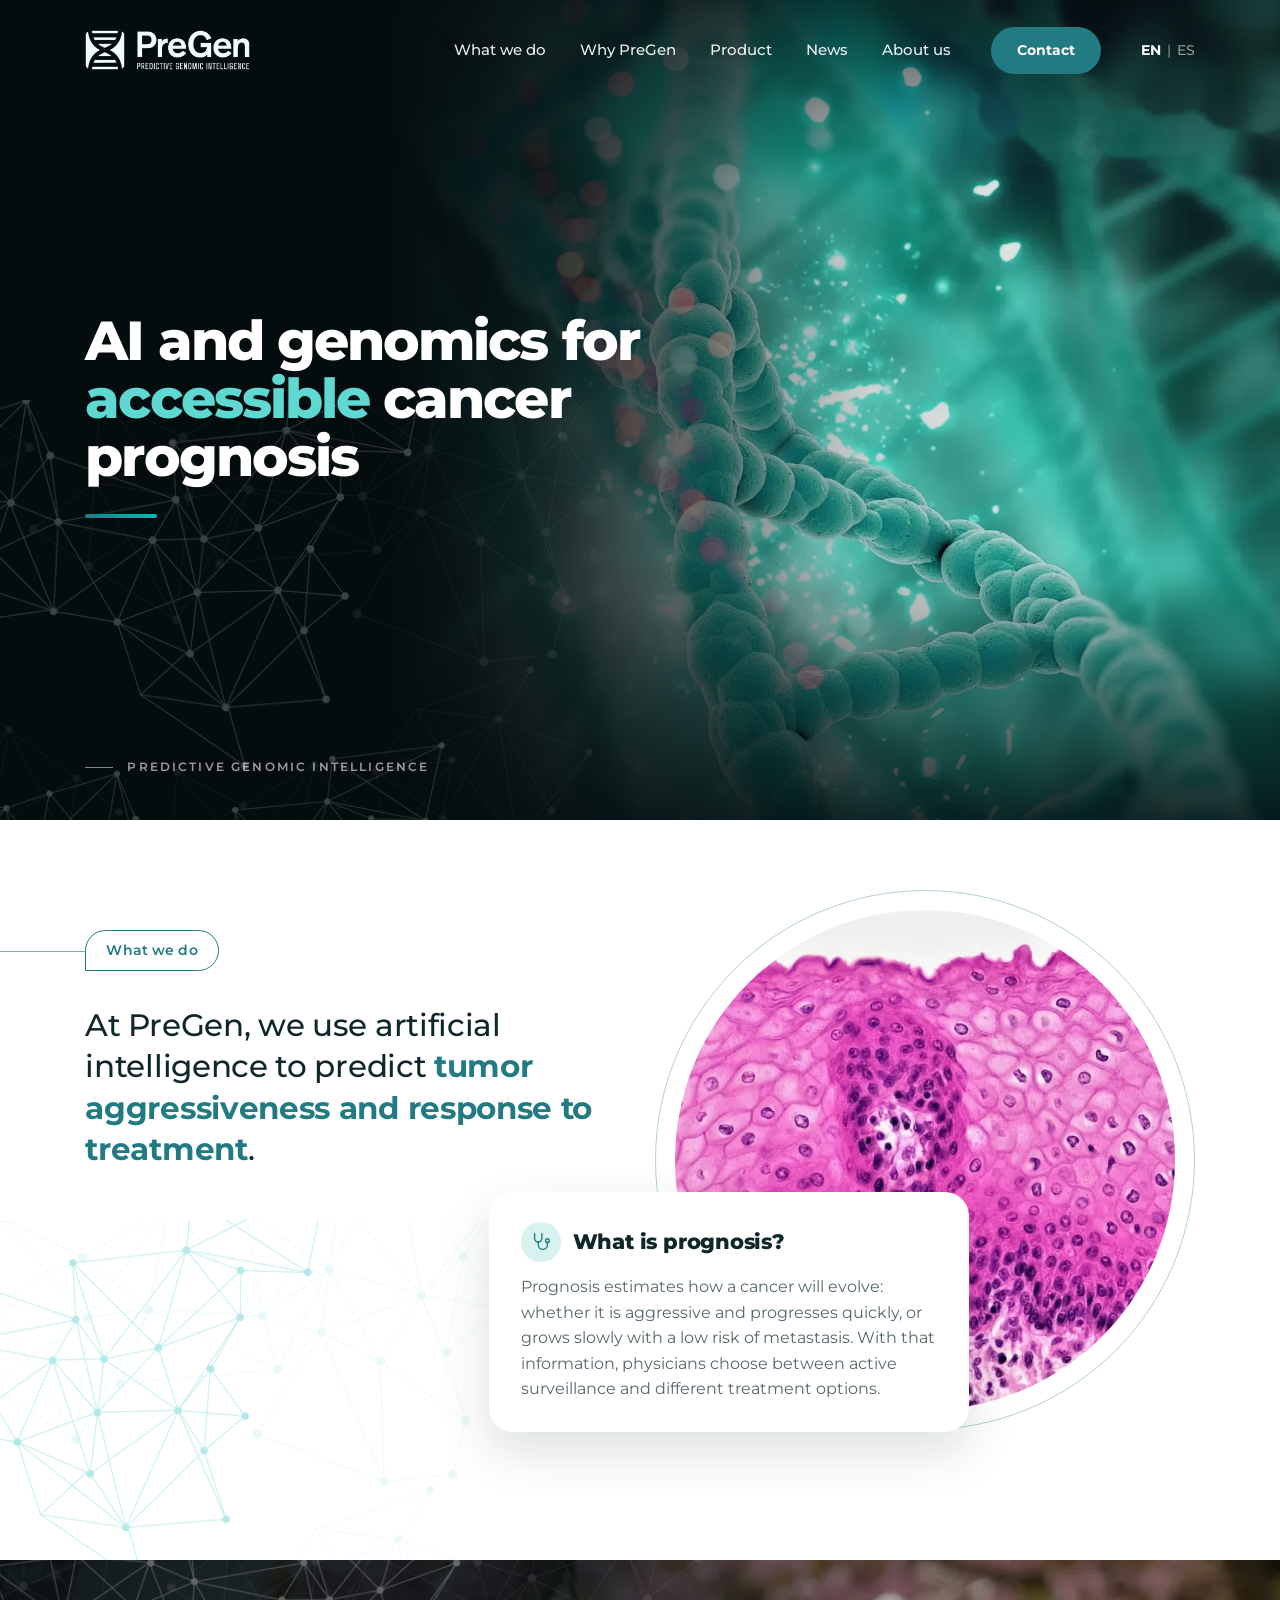
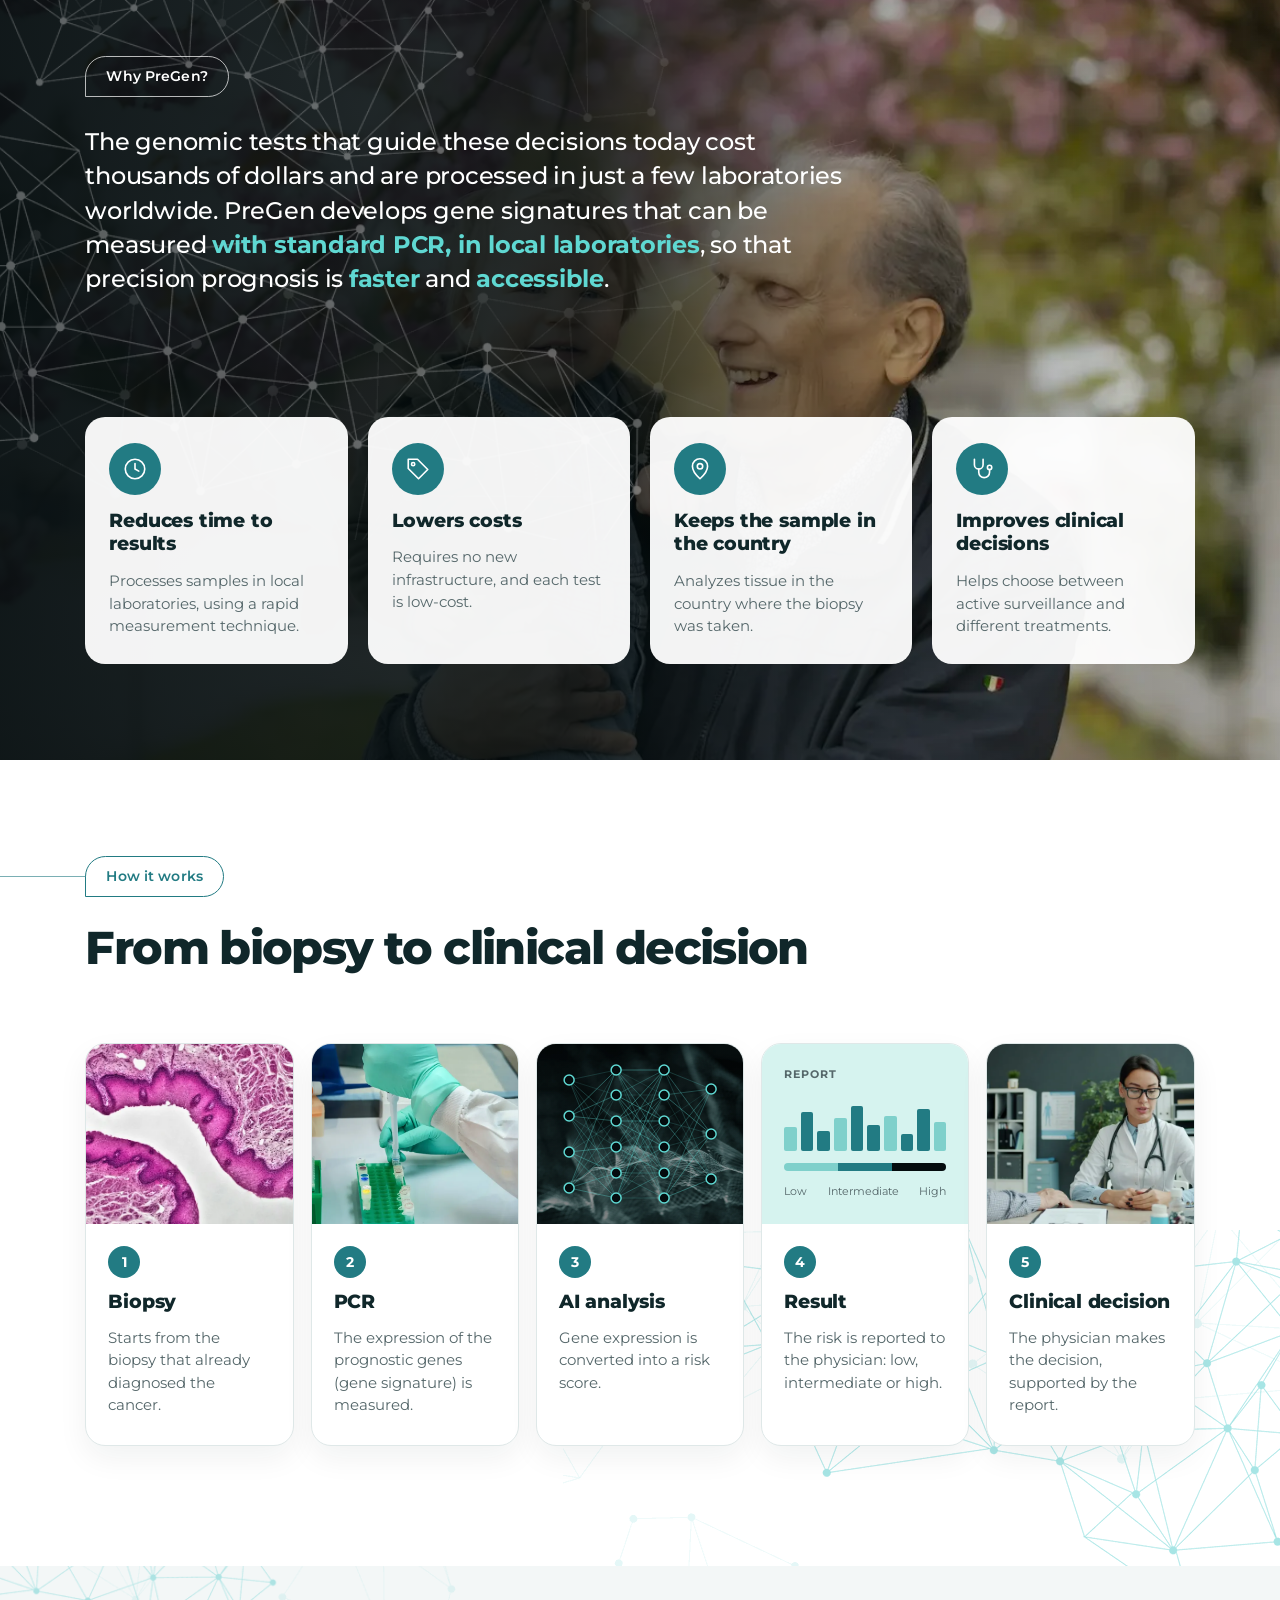
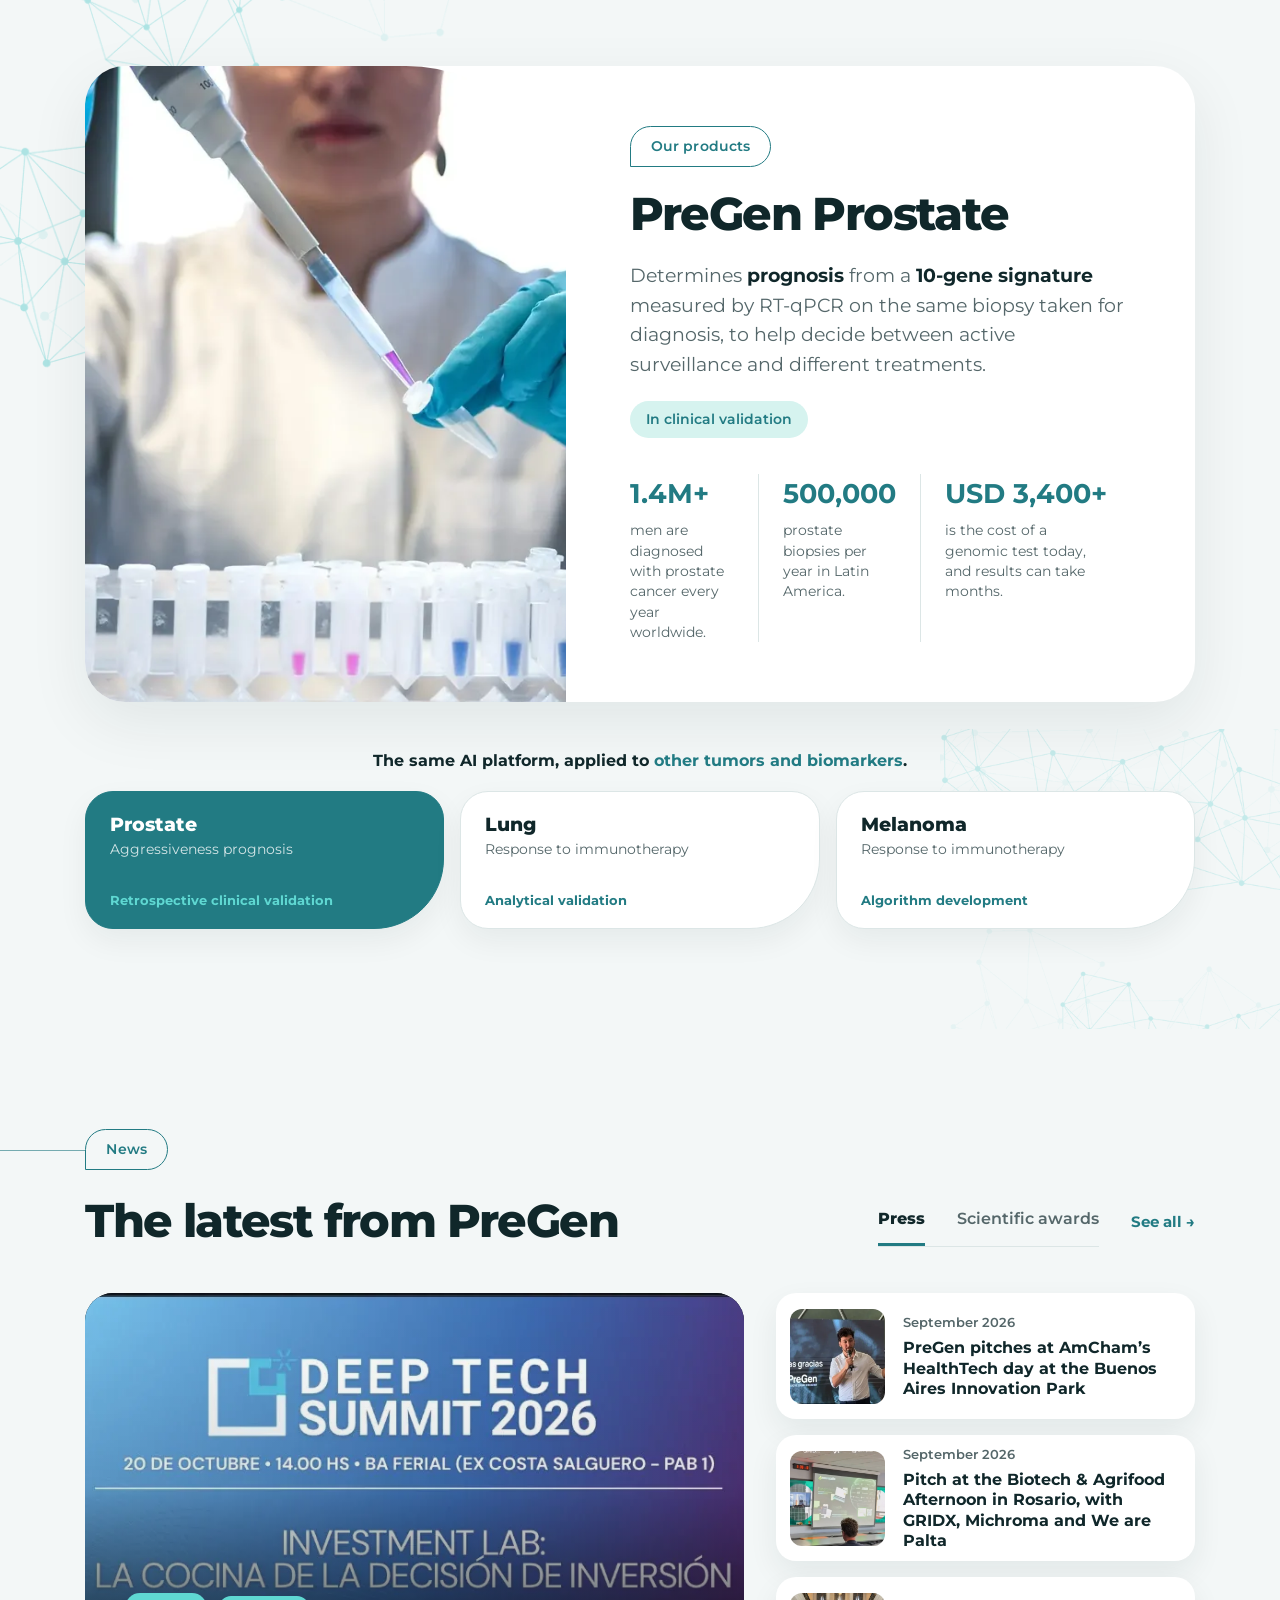
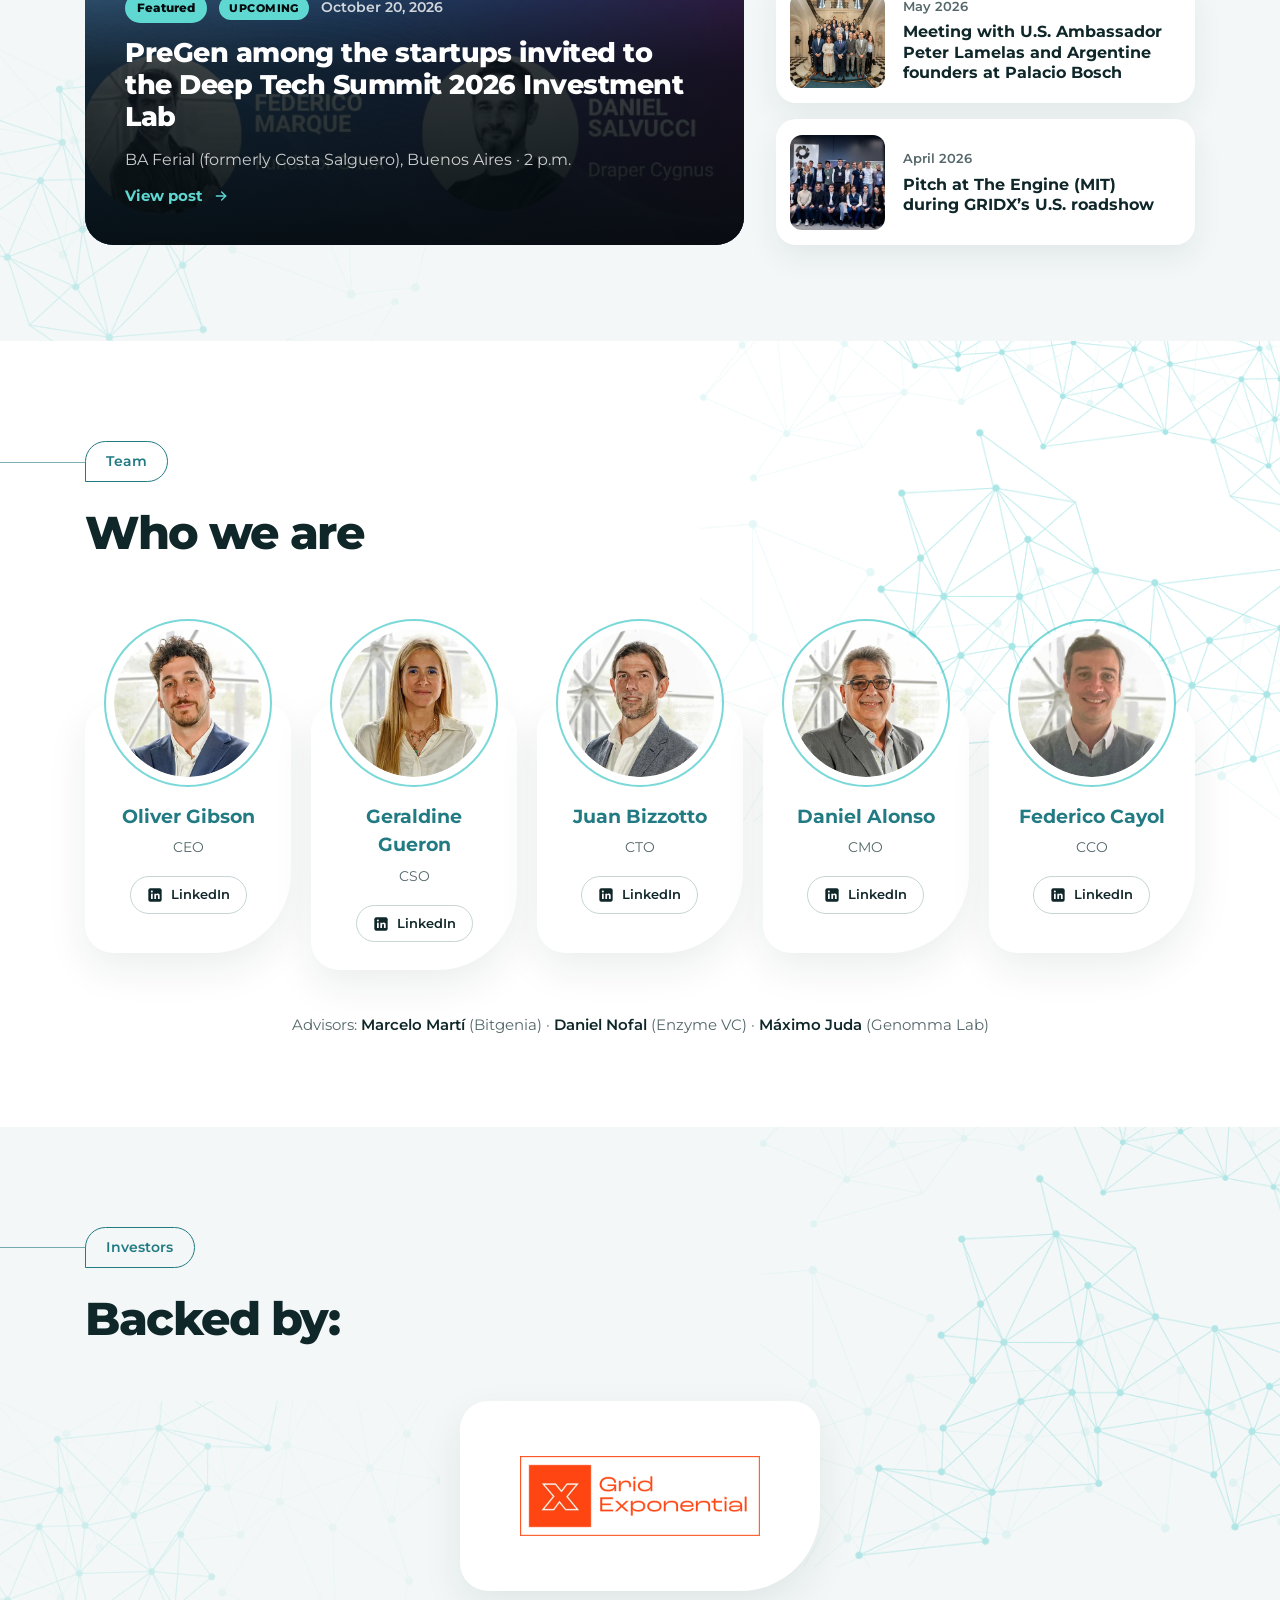
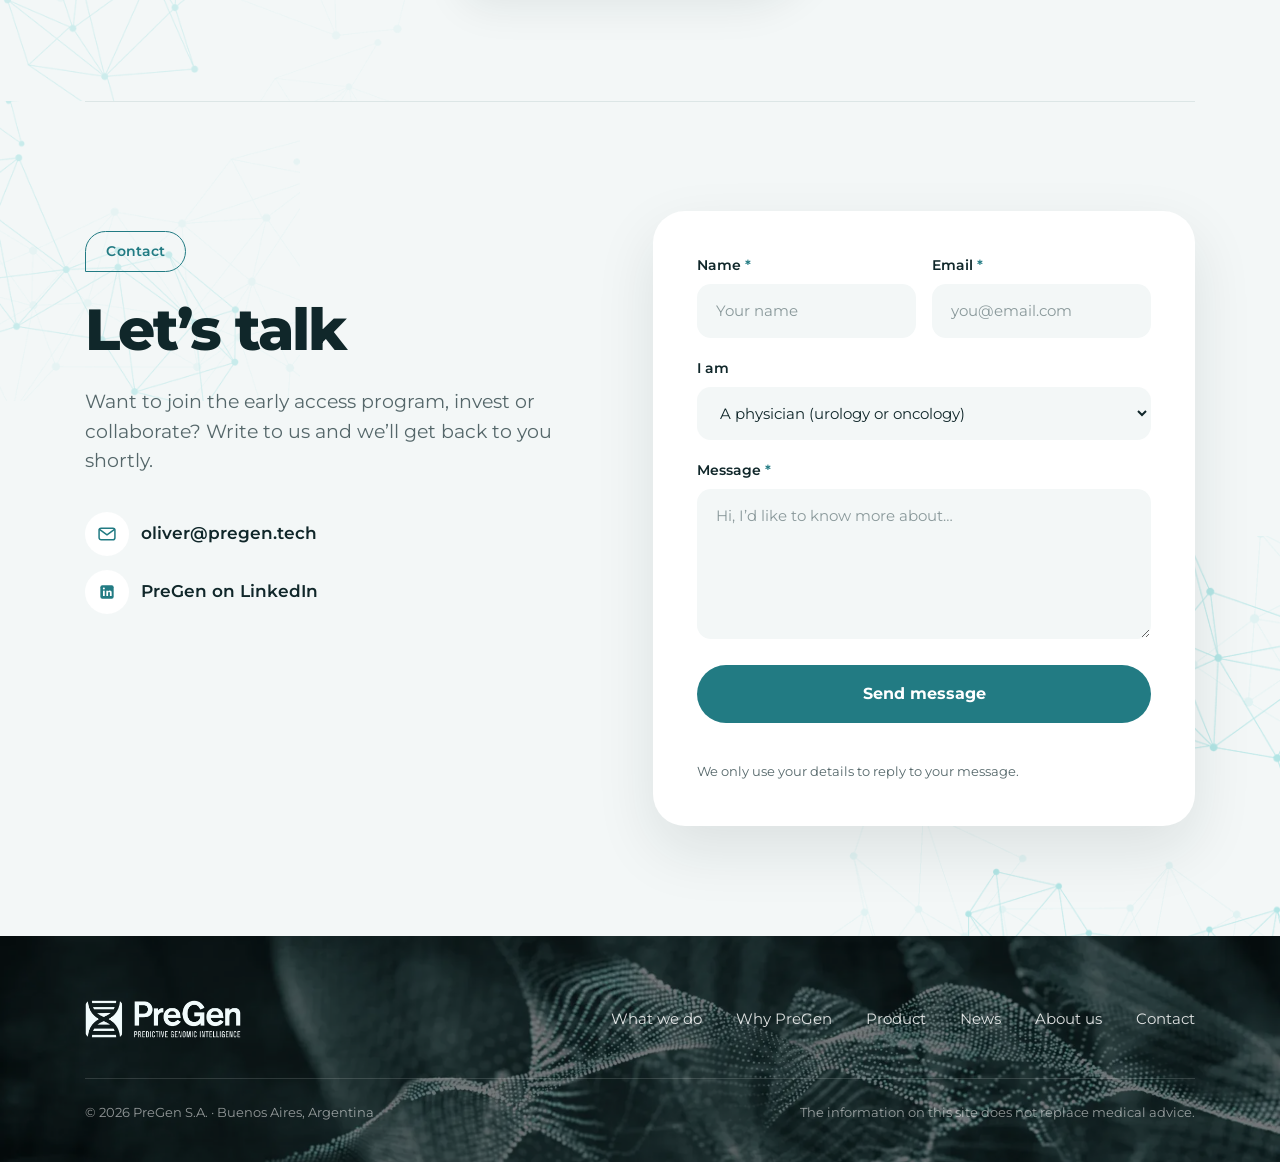
<file: en/index.html>
<!doctype html>
<html lang="en">
<head>
<meta charset="utf-8">
<meta name="viewport" content="width=device-width, initial-scale=1">
<title>PreGen — AI and genomics for accessible cancer prognosis</title>
<meta name="description" content="PreGen develops AI-powered genomic tests that predict cancer aggressiveness from the biopsy, measurable with standard PCR in local laboratories.">
<link rel="canonical" href="https://pregen.tech/en/">
<link rel="alternate" hreflang="es" href="https://pregen.tech/">
<link rel="alternate" hreflang="en" href="https://pregen.tech/en/">
<link rel="alternate" hreflang="x-default" href="https://pregen.tech/">
<meta property="og:type" content="website">
<meta property="og:site_name" content="PreGen">
<meta property="og:title" content="PreGen — AI and genomics for accessible cancer prognosis">
<meta property="og:description" content="PreGen develops AI-powered genomic tests that predict cancer aggressiveness from the biopsy, measurable with standard PCR in local laboratories.">
<meta property="og:url" content="https://pregen.tech/en/">
<meta property="og:image" content="https://pregen.tech/assets/img/og-pregen.jpg">
<meta property="og:locale" content="en_US">
<meta name="twitter:card" content="summary_large_image">
<meta name="theme-color" content="#040C0E">
<link rel="icon" href="../favicon.ico" sizes="any">
<link rel="icon" type="image/png" href="../assets/img/favicon-32.png">
<link rel="apple-touch-icon" href="../assets/img/apple-touch-icon.png">
<link rel="preconnect" href="https://fonts.googleapis.com">
<link rel="preconnect" href="https://fonts.gstatic.com" crossorigin>
<link href="https://fonts.googleapis.com/css2?family=Montserrat:wght@400;500;600;700;800&amp;display=swap" rel="stylesheet">
<link rel="stylesheet" href="../assets/css/styles.css">
<script type="application/ld+json">{"@context": "https://schema.org", "@type": "Organization", "name": "PreGen", "legalName": "PreGen S.A.", "url": "https://pregen.tech/", "logo": "https://pregen.tech/assets/img/logo-teal.png", "email": "oliver@pregen.tech", "address": {"@type": "PostalAddress", "addressLocality": "Buenos Aires", "addressCountry": "AR"}, "sameAs": ["https://www.linkedin.com/company/pregenbio/", "https://www.instagram.com/pregen.bio/"]}</script>
</head>
<body>
<a class="sr-only" href="#main">Skip to content</a>
<header class="site-header">
  <div class="wrap header-inner">
    <a class="brand" href="index.html"><img src="../assets/img/logo-blanco.png" alt="PreGen — Predictive Genomic Intelligence" width="164" height="40"></a>
    <nav class="main-nav" id="menu" aria-label="Main">
      <div class="links"><a href="#what-we-do">What we do</a><a href="#why-pregen">Why PreGen</a><a href="#product">Product</a><a href="#news">News</a><a href="#team">About us</a></div>
      <a class="btn" href="#contact">Contact</a>
      <div class="lang"><strong>EN</strong><span class="sep"> | </span><a href="../index.html" hreflang="es" lang="es">ES</a></div>
    </nav>
    <button class="menu-toggle" type="button" aria-expanded="false" aria-controls="menu"><span aria-hidden="true"></span><span aria-hidden="true"></span><span aria-hidden="true"></span><span class="sr-only">Open menu</span></button>
  </div>
</header>
<main id="main">
  <!-- 1 · PORTADA -->
  <section class="hero" id="inicio">
    <img class="hero-img" src="../assets/img/hero-adn.webp" alt="DNA double helix" width="1600" height="1280" fetchpriority="high">
    <div class="hero-shade"></div>
    <div class="net net--white" aria-hidden="true"></div>
    <div class="wrap hero-content">
      <h1>AI and genomics for <span class="accent-l">accessible</span> cancer prognosis</h1>
      <div class="hero-bar"></div>
    </div>
    <div class="hero-foot"><div class="wrap">PREDICTIVE GENOMIC INTELLIGENCE</div></div>
  </section>
  <!-- 2 · QUÉ HACEMOS -->
  <section class="what" id="what-we-do">
    <div class="net" aria-hidden="true"></div>
    <div class="wrap what-grid">
      <div class="what-text">
        <span class="tag tag--line">What we do</span>
        <p class="lead-xl">At PreGen, we use artificial intelligence to predict <strong>tumor aggressiveness and response to treatment</strong>.</p>
      </div>
      <div class="what-media">
        <div class="what-visual">
          <div class="ring"></div>
          <img class="circle" src="../assets/img/biopsia-microscopio.webp" alt="Biopsy tissue under the microscope (illustrative image)" width="1100" height="620" loading="lazy" decoding="async">
        </div>
        <div class="what-card">
          <div class="head"><div class="icon-soft"><svg aria-hidden="true" width="22" height="22" viewBox="0 0 24 24" fill="none" stroke="#227B83" stroke-width="1.5" stroke-linecap="round" stroke-linejoin="round"><path d="M5 3v5a4 4 0 0 0 8 0V3"></path><path d="M9 12v3a5 5 0 0 0 10 0v-2.5"></path><circle cx="19" cy="10.5" r="2"></circle></svg></div><h3>What is prognosis?</h3></div>
          <p>Prognosis estimates how a cancer will evolve: whether it is aggressive and progresses quickly, or grows slowly with a low risk of metastasis. With that information, physicians choose between active surveillance and different treatment options.</p>
        </div>
      </div>
    </div>
  </section>
  <!-- 3 · ¿POR QUÉ PREGEN? -->
  <section class="why" id="why-pregen">
    <img class="why-bg" src="../assets/img/por-que.webp" alt="Grandfather with his grandson outdoors" width="1600" height="1067" loading="lazy" decoding="async">
    <div class="why-shade"></div>
    <div class="net net--white" aria-hidden="true"></div>
    <div class="wrap">
      <div class="why-text">
        <span class="tag tag--light">Why PreGen?</span>
        <p class="why-lead">The genomic tests that guide these decisions today cost thousands of dollars and are processed in just a few laboratories worldwide. PreGen develops gene signatures that can be measured <strong>with standard PCR, in local laboratories</strong>, so that precision prognosis is <strong>faster</strong> and <strong>accessible</strong>.</p>
      </div>
      <div class="why-cards">
        <div class="why-card">
          <div class="icon-solid"><svg aria-hidden="true" width="26" height="26" viewBox="0 0 24 24" fill="none" stroke="#FFFFFF" stroke-width="1.5" stroke-linecap="round" stroke-linejoin="round"><circle cx="12" cy="12" r="9"></circle><polyline points="12 7 12 12 15.5 14"></polyline></svg></div>
          <h3>Reduces time to results</h3>
          <p>Processes samples in local laboratories, using a rapid measurement technique.</p>
        </div>
        <div class="why-card">
          <div class="icon-solid"><svg aria-hidden="true" width="26" height="26" viewBox="0 0 24 24" fill="none" stroke="#FFFFFF" stroke-width="1.5" stroke-linecap="round" stroke-linejoin="round"><path d="M3 3h8.5L21 12.5 12.5 21 3 11.5z"></path><circle cx="7.5" cy="7.5" r="1.5"></circle></svg></div>
          <h3>Lowers costs</h3>
          <p>Requires no new infrastructure, and each test is low-cost.</p>
        </div>
        <div class="why-card">
          <div class="icon-solid"><svg aria-hidden="true" width="26" height="26" viewBox="0 0 24 24" fill="none" stroke="#FFFFFF" stroke-width="1.5" stroke-linecap="round" stroke-linejoin="round"><path d="M12 21s-7-6.2-7-11.5a7 7 0 0 1 14 0C19 14.8 12 21 12 21z"></path><circle cx="12" cy="9.5" r="2.5"></circle></svg></div>
          <h3>Keeps the sample in the country</h3>
          <p>Analyzes tissue in the country where the biopsy was taken.</p>
        </div>
        <div class="why-card">
          <div class="icon-solid"><svg aria-hidden="true" width="26" height="26" viewBox="0 0 24 24" fill="none" stroke="#FFFFFF" stroke-width="1.5" stroke-linecap="round" stroke-linejoin="round"><path d="M5 3v5a4 4 0 0 0 8 0V3"></path><path d="M9 12v3a5 5 0 0 0 10 0v-2.5"></path><circle cx="19" cy="10.5" r="2"></circle></svg></div>
          <h3>Improves clinical decisions</h3>
          <p>Helps choose between active surveillance and different treatments.</p>
        </div>
      </div>
    </div>
  </section>
  <!-- 4 · CÓMO FUNCIONA -->
  <section class="how" id="how-it-works">
    <div class="net" aria-hidden="true"></div>
    <div class="wrap">
      <div class="section-head">
        <span class="tag tag--line">How it works</span>
        <h2 class="h2">From biopsy to clinical decision</h2>
      </div>
      <div class="steps">
        <article class="step">
          <div class="step-visual"><img src="../assets/img/paso-1-biopsia.webp" alt="Biopsy tissue (illustrative image)" width="700" height="393" loading="lazy" decoding="async"></div>
          <div class="step-body">
            <div class="step-num">1</div>
            <h3>Biopsy</h3>
            <p>Starts from the biopsy that already diagnosed the cancer.</p>
          </div>
        </article>
        <article class="step">
          <div class="step-visual"><img src="../assets/img/paso-2-pcr.webp" alt="RT-qPCR tubes in the laboratory" width="700" height="969" loading="lazy" decoding="async" style="object-position: 50% 62%"></div>
          <div class="step-body">
            <div class="step-num">2</div>
            <h3>PCR</h3>
            <p>The expression of the prognostic genes (gene signature) is measured.</p>
          </div>
        </article>
        <article class="step">
          <div class="step-visual"><svg role="img" aria-label="Neural network analyzing gene expression" width="236" height="180" viewBox="0 0 236 180" preserveAspectRatio="xMidYMid slice" style="background: linear-gradient(rgba(4, 12, 14, 0.35), rgba(4, 12, 14, 0.35)), url(../assets/img/particulas.webp) 62% 50% / cover"><line x1="47" y1="36" x2="94" y2="26" stroke="#5FD8D2" stroke-width=".8" opacity="0.21"></line><line x1="47" y1="36" x2="94" y2="51" stroke="#5FD8D2" stroke-width=".8" opacity="0.16"></line><line x1="47" y1="36" x2="94" y2="77" stroke="#5FD8D2" stroke-width=".8" opacity="0.27"></line><line x1="47" y1="36" x2="94" y2="103" stroke="#5FD8D2" stroke-width=".8" opacity="0.18"></line><line x1="47" y1="36" x2="94" y2="129" stroke="#5FD8D2" stroke-width=".8" opacity="0.15"></line><line x1="47" y1="36" x2="94" y2="154" stroke="#5FD8D2" stroke-width=".8" opacity="0.27"></line><line x1="47" y1="72" x2="94" y2="26" stroke="#5FD8D2" stroke-width=".8" opacity="0.47"></line><line x1="47" y1="72" x2="94" y2="51" stroke="#5FD8D2" stroke-width=".8" opacity="0.42"></line><line x1="47" y1="72" x2="94" y2="77" stroke="#5FD8D2" stroke-width=".8" opacity="0.41"></line><line x1="47" y1="72" x2="94" y2="103" stroke="#5FD8D2" stroke-width=".8" opacity="0.20"></line><line x1="47" y1="72" x2="94" y2="129" stroke="#5FD8D2" stroke-width=".8" opacity="0.32"></line><line x1="47" y1="72" x2="94" y2="154" stroke="#5FD8D2" stroke-width=".8" opacity="0.23"></line><line x1="47" y1="108" x2="94" y2="26" stroke="#5FD8D2" stroke-width=".8" opacity="0.19"></line><line x1="47" y1="108" x2="94" y2="51" stroke="#5FD8D2" stroke-width=".8" opacity="0.16"></line><line x1="47" y1="108" x2="94" y2="77" stroke="#5FD8D2" stroke-width=".8" opacity="0.20"></line><line x1="47" y1="108" x2="94" y2="103" stroke="#5FD8D2" stroke-width=".8" opacity="0.47"></line><line x1="47" y1="108" x2="94" y2="129" stroke="#5FD8D2" stroke-width=".8" opacity="0.43"></line><line x1="47" y1="108" x2="94" y2="154" stroke="#5FD8D2" stroke-width=".8" opacity="0.43"></line><line x1="47" y1="144" x2="94" y2="26" stroke="#5FD8D2" stroke-width=".8" opacity="0.42"></line><line x1="47" y1="144" x2="94" y2="51" stroke="#5FD8D2" stroke-width=".8" opacity="0.19"></line><line x1="47" y1="144" x2="94" y2="77" stroke="#5FD8D2" stroke-width=".8" opacity="0.24"></line><line x1="47" y1="144" x2="94" y2="103" stroke="#5FD8D2" stroke-width=".8" opacity="0.36"></line><line x1="47" y1="144" x2="94" y2="129" stroke="#5FD8D2" stroke-width=".8" opacity="0.40"></line><line x1="47" y1="144" x2="94" y2="154" stroke="#5FD8D2" stroke-width=".8" opacity="0.44"></line><line x1="94" y1="26" x2="142" y2="26" stroke="#5FD8D2" stroke-width=".8" opacity="0.45"></line><line x1="94" y1="26" x2="142" y2="51" stroke="#5FD8D2" stroke-width=".8" opacity="0.15"></line><line x1="94" y1="26" x2="142" y2="77" stroke="#5FD8D2" stroke-width=".8" opacity="0.35"></line><line x1="94" y1="26" x2="142" y2="103" stroke="#5FD8D2" stroke-width=".8" opacity="0.38"></line><line x1="94" y1="26" x2="142" y2="129" stroke="#5FD8D2" stroke-width=".8" opacity="0.31"></line><line x1="94" y1="26" x2="142" y2="154" stroke="#5FD8D2" stroke-width=".8" opacity="0.19"></line><line x1="94" y1="51" x2="142" y2="26" stroke="#5FD8D2" stroke-width=".8" opacity="0.30"></line><line x1="94" y1="51" x2="142" y2="51" stroke="#5FD8D2" stroke-width=".8" opacity="0.15"></line><line x1="94" y1="51" x2="142" y2="77" stroke="#5FD8D2" stroke-width=".8" opacity="0.48"></line><line x1="94" y1="51" x2="142" y2="103" stroke="#5FD8D2" stroke-width=".8" opacity="0.45"></line><line x1="94" y1="51" x2="142" y2="129" stroke="#5FD8D2" stroke-width=".8" opacity="0.33"></line><line x1="94" y1="51" x2="142" y2="154" stroke="#5FD8D2" stroke-width=".8" opacity="0.23"></line><line x1="94" y1="77" x2="142" y2="26" stroke="#5FD8D2" stroke-width=".8" opacity="0.47"></line><line x1="94" y1="77" x2="142" y2="51" stroke="#5FD8D2" stroke-width=".8" opacity="0.34"></line><line x1="94" y1="77" x2="142" y2="77" stroke="#5FD8D2" stroke-width=".8" opacity="0.46"></line><line x1="94" y1="77" x2="142" y2="103" stroke="#5FD8D2" stroke-width=".8" opacity="0.44"></line><line x1="94" y1="77" x2="142" y2="129" stroke="#5FD8D2" stroke-width=".8" opacity="0.31"></line><line x1="94" y1="77" x2="142" y2="154" stroke="#5FD8D2" stroke-width=".8" opacity="0.28"></line><line x1="94" y1="103" x2="142" y2="26" stroke="#5FD8D2" stroke-width=".8" opacity="0.35"></line><line x1="94" y1="103" x2="142" y2="51" stroke="#5FD8D2" stroke-width=".8" opacity="0.28"></line><line x1="94" y1="103" x2="142" y2="77" stroke="#5FD8D2" stroke-width=".8" opacity="0.18"></line><line x1="94" y1="103" x2="142" y2="103" stroke="#5FD8D2" stroke-width=".8" opacity="0.24"></line><line x1="94" y1="103" x2="142" y2="129" stroke="#5FD8D2" stroke-width=".8" opacity="0.43"></line><line x1="94" y1="103" x2="142" y2="154" stroke="#5FD8D2" stroke-width=".8" opacity="0.14"></line><line x1="94" y1="129" x2="142" y2="26" stroke="#5FD8D2" stroke-width=".8" opacity="0.14"></line><line x1="94" y1="129" x2="142" y2="51" stroke="#5FD8D2" stroke-width=".8" opacity="0.36"></line><line x1="94" y1="129" x2="142" y2="77" stroke="#5FD8D2" stroke-width=".8" opacity="0.23"></line><line x1="94" y1="129" x2="142" y2="103" stroke="#5FD8D2" stroke-width=".8" opacity="0.32"></line><line x1="94" y1="129" x2="142" y2="129" stroke="#5FD8D2" stroke-width=".8" opacity="0.30"></line><line x1="94" y1="129" x2="142" y2="154" stroke="#5FD8D2" stroke-width=".8" opacity="0.25"></line><line x1="94" y1="154" x2="142" y2="26" stroke="#5FD8D2" stroke-width=".8" opacity="0.50"></line><line x1="94" y1="154" x2="142" y2="51" stroke="#5FD8D2" stroke-width=".8" opacity="0.19"></line><line x1="94" y1="154" x2="142" y2="77" stroke="#5FD8D2" stroke-width=".8" opacity="0.28"></line><line x1="94" y1="154" x2="142" y2="103" stroke="#5FD8D2" stroke-width=".8" opacity="0.20"></line><line x1="94" y1="154" x2="142" y2="129" stroke="#5FD8D2" stroke-width=".8" opacity="0.36"></line><line x1="94" y1="154" x2="142" y2="154" stroke="#5FD8D2" stroke-width=".8" opacity="0.22"></line><line x1="142" y1="26" x2="189" y2="45" stroke="#5FD8D2" stroke-width=".8" opacity="0.26"></line><line x1="142" y1="26" x2="189" y2="90" stroke="#5FD8D2" stroke-width=".8" opacity="0.40"></line><line x1="142" y1="26" x2="189" y2="135" stroke="#5FD8D2" stroke-width=".8" opacity="0.24"></line><line x1="142" y1="51" x2="189" y2="45" stroke="#5FD8D2" stroke-width=".8" opacity="0.33"></line><line x1="142" y1="51" x2="189" y2="90" stroke="#5FD8D2" stroke-width=".8" opacity="0.46"></line><line x1="142" y1="51" x2="189" y2="135" stroke="#5FD8D2" stroke-width=".8" opacity="0.16"></line><line x1="142" y1="77" x2="189" y2="45" stroke="#5FD8D2" stroke-width=".8" opacity="0.14"></line><line x1="142" y1="77" x2="189" y2="90" stroke="#5FD8D2" stroke-width=".8" opacity="0.21"></line><line x1="142" y1="77" x2="189" y2="135" stroke="#5FD8D2" stroke-width=".8" opacity="0.41"></line><line x1="142" y1="103" x2="189" y2="45" stroke="#5FD8D2" stroke-width=".8" opacity="0.35"></line><line x1="142" y1="103" x2="189" y2="90" stroke="#5FD8D2" stroke-width=".8" opacity="0.21"></line><line x1="142" y1="103" x2="189" y2="135" stroke="#5FD8D2" stroke-width=".8" opacity="0.25"></line><line x1="142" y1="129" x2="189" y2="45" stroke="#5FD8D2" stroke-width=".8" opacity="0.19"></line><line x1="142" y1="129" x2="189" y2="90" stroke="#5FD8D2" stroke-width=".8" opacity="0.29"></line><line x1="142" y1="129" x2="189" y2="135" stroke="#5FD8D2" stroke-width=".8" opacity="0.14"></line><line x1="142" y1="154" x2="189" y2="45" stroke="#5FD8D2" stroke-width=".8" opacity="0.38"></line><line x1="142" y1="154" x2="189" y2="90" stroke="#5FD8D2" stroke-width=".8" opacity="0.46"></line><line x1="142" y1="154" x2="189" y2="135" stroke="#5FD8D2" stroke-width=".8" opacity="0.48"></line><circle cx="47" cy="36" r="5" fill="#040C0E" stroke="#5FD8D2" stroke-width="1.5"></circle><circle cx="47" cy="72" r="5" fill="#040C0E" stroke="#5FD8D2" stroke-width="1.5"></circle><circle cx="47" cy="108" r="5" fill="#040C0E" stroke="#5FD8D2" stroke-width="1.5"></circle><circle cx="47" cy="144" r="5" fill="#040C0E" stroke="#5FD8D2" stroke-width="1.5"></circle><circle cx="94" cy="26" r="5" fill="#040C0E" stroke="#5FD8D2" stroke-width="1.5"></circle><circle cx="94" cy="51" r="5" fill="#040C0E" stroke="#5FD8D2" stroke-width="1.5"></circle><circle cx="94" cy="77" r="5" fill="#040C0E" stroke="#5FD8D2" stroke-width="1.5"></circle><circle cx="94" cy="103" r="5" fill="#040C0E" stroke="#5FD8D2" stroke-width="1.5"></circle><circle cx="94" cy="129" r="5" fill="#040C0E" stroke="#5FD8D2" stroke-width="1.5"></circle><circle cx="94" cy="154" r="5" fill="#040C0E" stroke="#5FD8D2" stroke-width="1.5"></circle><circle cx="142" cy="26" r="5" fill="#040C0E" stroke="#5FD8D2" stroke-width="1.5"></circle><circle cx="142" cy="51" r="5" fill="#040C0E" stroke="#5FD8D2" stroke-width="1.5"></circle><circle cx="142" cy="77" r="5" fill="#040C0E" stroke="#5FD8D2" stroke-width="1.5"></circle><circle cx="142" cy="103" r="5" fill="#040C0E" stroke="#5FD8D2" stroke-width="1.5"></circle><circle cx="142" cy="129" r="5" fill="#040C0E" stroke="#5FD8D2" stroke-width="1.5"></circle><circle cx="142" cy="154" r="5" fill="#040C0E" stroke="#5FD8D2" stroke-width="1.5"></circle><circle cx="189" cy="45" r="5" fill="#040C0E" stroke="#5FD8D2" stroke-width="1.5"></circle><circle cx="189" cy="90" r="5" fill="#040C0E" stroke="#5FD8D2" stroke-width="1.5"></circle><circle cx="189" cy="135" r="5" fill="#040C0E" stroke="#5FD8D2" stroke-width="1.5"></circle></svg></div>
          <div class="step-body">
            <div class="step-num">3</div>
            <h3>AI analysis</h3>
            <p>Gene expression is converted into a risk score.</p>
          </div>
        </article>
        <article class="step">
          <div class="step-visual"><div class="report" role="img" aria-label="Low, intermediate or high risk, in a clear report for the physician.">
              <div class="report-title">REPORT</div>
              <div class="report-bars"><i class="l" style="height: 42%"></i><i style="height: 70%"></i><i style="height: 35%"></i><i class="l" style="height: 58%"></i><i style="height: 80%"></i><i style="height: 46%"></i><i class="l" style="height: 62%"></i><i style="height: 30%"></i><i style="height: 74%"></i><i class="l" style="height: 52%"></i></div>
              <div class="report-scale"><i style="background: #7FD0CB"></i><i style="background: #227B83"></i><i style="background: #040C0E"></i></div>
              <div class="report-labels"><span>Low</span><span>Intermediate</span><span>High</span></div>
            </div></div>
          <div class="step-body">
            <div class="step-num">4</div>
            <h3>Result</h3>
            <p>The risk is reported to the physician: low, intermediate or high.</p>
          </div>
        </article>
        <article class="step">
          <div class="step-visual"><img src="../assets/img/paso-5-decision.webp" alt="Physician talking with a patient" width="800" height="450" loading="lazy" decoding="async" style="object-position: 55% 40%"></div>
          <div class="step-body">
            <div class="step-num">5</div>
            <h3>Clinical decision</h3>
            <p>The physician makes the decision, supported by the report.</p>
          </div>
        </article>
      </div>
    </div>
  </section>
  <!-- 5 · PRODUCTOS (próstata + plataforma) -->
  <section class="product" id="product">
    <div class="net net-a" aria-hidden="true"></div>
    <div class="net net-b" aria-hidden="true"></div>
    <div class="wrap">
      <div class="product-card">
        <div class="product-media"><img src="../assets/img/producto-pcr.webp" alt="Pipetting samples for RT-qPCR" width="1200" height="753" loading="lazy" decoding="async"></div>
        <div class="product-panels">
          <div class="product-body" id="panel-prostate" role="tabpanel" aria-labelledby="tab-prostate">
            <span class="tag">Our products</span>
            <h2 class="h2">PreGen Prostate</h2>
            <p>Determines <strong>prognosis</strong> from a <strong>10-gene signature</strong> measured by <span class="nowrap">RT-qPCR</span> on the same biopsy taken for diagnosis, to help decide between active surveillance and different treatments.</p>
            <span class="pill-mint">In clinical validation</span>
            <div class="stats"><div class="stat"><strong>1.4M+</strong><span>men are diagnosed with prostate cancer every year worldwide.</span></div><div class="stat"><strong>500,000</strong><span>prostate biopsies per year in Latin America.</span></div><div class="stat"><strong>USD 3,400+</strong><span>is the cost of a genomic test today, and results can take months.</span></div></div>
          </div>
          <div class="product-body" id="panel-lung" role="tabpanel" aria-labelledby="tab-lung" hidden>
            <span class="tag">Our products</span>
            <h2 class="h2">PreGen Lung</h2>
            <p>Predicts <strong>response to immunotherapy</strong> from a <strong>6-gene signature</strong> measured by <span class="nowrap">RT-qPCR</span> on the same biopsy taken for diagnosis, to help decide between immunotherapy and other treatments.</p>
            <span class="pill-mint">In analytical validation</span>
            <div class="stats"><div class="stat"><strong>2.6M+</strong><span>people are diagnosed with lung cancer every year worldwide.</span></div><div class="stat"><strong>100,000+</strong><span>new lung cancer cases per year in Latin America.</span></div><div class="stat"><strong>15–25%</strong><span>of patients respond to immunotherapy.</span></div></div>
          </div>
          <div class="product-body" id="panel-melanoma" role="tabpanel" aria-labelledby="tab-melanoma" hidden>
            <span class="tag">Our products</span>
            <h2 class="h2">PreGen Melanoma</h2>
            <p>Predicts <strong>response to immunotherapy</strong> from a <strong>gene signature</strong> measured by <span class="nowrap">RT-qPCR</span> on the same biopsy taken for diagnosis, to help decide between immunotherapy and other treatments.</p>
            <span class="pill-mint">In algorithm development</span>
            <div class="stats"><div class="stat"><strong>330,000+</strong><span>people are diagnosed with melanoma every year worldwide.</span></div><div class="stat"><strong>20,000+</strong><span>new melanoma cases per year in Latin America.</span></div><div class="stat"><strong>45%</strong><span>of patients with advanced melanoma do not respond to immunotherapy.</span></div></div>
          </div>
        </div>
      </div>
      <div class="product-head" id="platform"><p>The same AI platform, applied to <strong>other tumors and biomarkers</strong>.</p></div>
      <div class="product-tabs" role="tablist" aria-label="Products">
        <button class="product-tab" type="button" role="tab" id="tab-prostate" aria-selected="true" aria-controls="panel-prostate">
          <span><span class="tab-name">Prostate</span><span class="tab-sub">Aggressiveness prognosis</span></span>
          <span class="tab-bar" aria-hidden="true"><i class="on"></i><i class="on"></i><i class="cur"></i><i></i></span>
          <span class="tab-status">Retrospective clinical validation</span>
        </button>
        <button class="product-tab" type="button" role="tab" id="tab-lung" aria-selected="false" aria-controls="panel-lung" tabindex="-1">
          <span><span class="tab-name">Lung</span><span class="tab-sub">Response to immunotherapy</span></span>
          <span class="tab-bar" aria-hidden="true"><i class="on"></i><i class="cur"></i><i></i><i></i></span>
          <span class="tab-status">Analytical validation</span>
        </button>
        <button class="product-tab" type="button" role="tab" id="tab-melanoma" aria-selected="false" aria-controls="panel-melanoma" tabindex="-1">
          <span><span class="tab-name">Melanoma</span><span class="tab-sub">Response to immunotherapy</span></span>
          <span class="tab-bar" aria-hidden="true"><i class="cur"></i><i></i><i></i><i></i></span>
          <span class="tab-status">Algorithm development</span>
        </button>
      </div>
    </div>
  </section>
  <!-- 6 · NOVEDADES -->
  <section class="news" id="news">
    <div class="net" aria-hidden="true"></div>
    <div class="wrap">
      <div class="news-head">
        <span class="tag tag--line">News</span>
        <div class="news-bar">
          <h2 class="h2">The latest from PreGen</h2>
          <div class="news-tools">
            <div class="tabs" role="tablist" aria-label="News">
              <button class="tab" role="tab" id="tab-press" aria-selected="true" aria-controls="panel-press">Press</button>
              <button class="tab" role="tab" id="tab-awards" aria-selected="false" aria-controls="panel-awards" tabindex="-1">Scientific awards</button>
            </div>
            <a class="see-all" href="news.html">See all →</a>
          </div>
        </div>
      </div>
      <div id="panel-press" role="tabpanel" aria-labelledby="tab-press">
        <div class="news-grid">
          <a class="feat" href="https://www.instagram.com/bacienciaytecno/p/DeRzsCsEXpR/" target="_blank" rel="noopener">
            <img src="../assets/img/novedades/deeptech.webp" alt="PreGen among the startups invited to the Deep Tech Summit 2026 Investment Lab" width="773" height="600" loading="lazy" decoding="async" style="object-position: 50% 0%">
            <div class="feat-body">
              <div class="feat-meta"><span class="badge">Featured</span><span class="badge badge--soon">Upcoming</span><span>October 20, 2026</span></div>
              <p class="feat-title">PreGen among the startups invited to the Deep Tech Summit 2026 Investment Lab</p>
              <p class="feat-sub">BA Ferial (formerly Costa Salguero), Buenos Aires · 2 p.m.</p>
              <span class="more">View post <svg aria-hidden="true" width="16" height="16" viewBox="0 0 24 24" fill="none" stroke="currentColor" stroke-width="2" stroke-linecap="round" stroke-linejoin="round"><line x1="5" y1="12" x2="19" y2="12"/><polyline points="13 6 19 12 13 18"/></svg></span>
            </div>
          </a>
          <div class="news-side">
          <a class="mini" href="https://www.instagram.com/parquedeinnovacion.ba/reel/DdcGp3OIrIG/" target="_blank" rel="noopener">
            <img src="../assets/img/novedades/amcham.webp" alt="PreGen pitches at AmCham’s HealthTech day at the Buenos Aires Innovation Park" width="630" height="340" loading="lazy" decoding="async" style="object-position: 50% 40%">
            <div><div class="mini-meta"><span>September 2026</span></div><p class="mini-title">PreGen pitches at AmCham’s HealthTech day at the Buenos Aires Innovation Park</p></div>
          </a>
          <a class="mini" href="https://www.linkedin.com/feed/update/urn:li:ugcPost:7501694001616498688/" target="_blank" rel="noopener">
            <img src="../assets/img/novedades/rosario.webp" alt="Pitch at the Biotech &amp; Agrifood Afternoon in Rosario, with GRIDX, Michroma and We are Palta" width="952" height="714" loading="lazy" decoding="async" style="object-position: 50% 42%">
            <div><div class="mini-meta"><span>September 2026</span></div><p class="mini-title">Pitch at the Biotech &amp; Agrifood Afternoon in Rosario, with GRIDX, Michroma and We are Palta</p></div>
          </a>
          <a class="mini" href="https://www.linkedin.com/posts/gabrielpuppo_esta-semana-organizamos-desde-aws-un-desayuno-ugcPost-7461150264264372224-NjUx/" target="_blank" rel="noopener">
            <img src="../assets/img/novedades/embajada.webp" alt="Meeting with U.S. Ambassador Peter Lamelas and Argentine founders at Palacio Bosch" width="800" height="665" loading="lazy" decoding="async" style="object-position: 50% 62%">
            <div><div class="mini-meta"><span>May 2026</span></div><p class="mini-title">Meeting with U.S. Ambassador Peter Lamelas and Argentine founders at Palacio Bosch</p></div>
          </a>
          <a class="mini" href="https://www.linkedin.com/posts/the-startups-from-our-latest-batch-took-part-ugcPost-7463689055738781697-ceSg/" target="_blank" rel="noopener">
            <img src="../assets/img/novedades/engine.webp" alt="Pitch at The Engine (MIT) during GRIDX’s U.S. roadshow" width="800" height="522" loading="lazy" decoding="async">
            <div><div class="mini-meta"><span>April 2026</span></div><p class="mini-title">Pitch at The Engine (MIT) during GRIDX’s U.S. roadshow</p></div>
          </a>
          </div>
        </div>
      </div>
      <div id="panel-awards" role="tabpanel" aria-labelledby="tab-awards" hidden>
        <div class="awards">
      <a class="card-link" href="https://www.conicet.gov.ar/se-entrego-el-premio-merck-conicet-de-innovacion-en-ciencias-de-la-salud-2/" target="_blank" rel="noopener">
        <div class="tile" aria-hidden="true"><div class="net"></div><div class="tile-fade"></div><div class="tile-text"><small>AWARD</small><strong>Merck · CONICET</strong></div></div>
        <div class="card-meta"><span>October 2024</span></div>
        <h3 class="card-title">Finalists, Merck-CONICET Award for Innovation in Health Sciences 2024</h3>
        <p class="card-sub">For developing an affordable diagnostic kit for prostate cancer based on gene signatures and machine learning.</p>
        <div class="card-via"><span>CONICET</span><b>View announcement →</b></div>
      </a>
        </div>
      </div>
    </div>
  </section>
  <!-- 7 · EQUIPO -->
  <section class="team" id="team">
    <div class="net" aria-hidden="true"></div>
    <div class="wrap">
      <div class="section-head">
        <span class="tag tag--line">Team</span>
        <h2 class="h2">Who we are</h2>
      </div>
      <div class="members">
        <div class="member">
          <div class="member-photo"><img src="../assets/img/equipo-oliver.webp" alt="Oliver Gibson" width="440" height="440" loading="lazy" decoding="async"></div>
          <div class="member-card">
            <div class="member-name">Oliver Gibson</div>
            <div class="member-role">CEO</div>
            <a class="chip" href="https://www.linkedin.com/in/oliver-gibson-665962144/" target="_blank" rel="noopener" aria-label="LinkedIn — Oliver Gibson"><svg aria-hidden="true" width="16" height="16" viewBox="0 0 24 24" fill="currentColor"><rect x="2" y="2" width="20" height="20" rx="3"></rect><rect x="6" y="10" width="2.6" height="8" fill="#FFFFFF"></rect><circle cx="7.3" cy="6.9" r="1.5" fill="#FFFFFF"></circle><path d="M11 10h2.5v1.2c.5-.8 1.4-1.4 2.7-1.4 2 0 2.8 1.3 2.8 3.4V18h-2.6v-4.3c0-1-.3-1.7-1.3-1.7s-1.5.8-1.5 1.8V18H11z" fill="#FFFFFF"></path></svg>LinkedIn</a>
          </div>
        </div>
        <div class="member">
          <div class="member-photo"><img src="../assets/img/equipo-geraldine.webp" alt="Geraldine Gueron" width="440" height="440" loading="lazy" decoding="async"></div>
          <div class="member-card">
            <div class="member-name">Geraldine Gueron</div>
            <div class="member-role">CSO</div>
            <a class="chip" href="https://www.linkedin.com/in/geraldine-gueron-18123b20/" target="_blank" rel="noopener" aria-label="LinkedIn — Geraldine Gueron"><svg aria-hidden="true" width="16" height="16" viewBox="0 0 24 24" fill="currentColor"><rect x="2" y="2" width="20" height="20" rx="3"></rect><rect x="6" y="10" width="2.6" height="8" fill="#FFFFFF"></rect><circle cx="7.3" cy="6.9" r="1.5" fill="#FFFFFF"></circle><path d="M11 10h2.5v1.2c.5-.8 1.4-1.4 2.7-1.4 2 0 2.8 1.3 2.8 3.4V18h-2.6v-4.3c0-1-.3-1.7-1.3-1.7s-1.5.8-1.5 1.8V18H11z" fill="#FFFFFF"></path></svg>LinkedIn</a>
          </div>
        </div>
        <div class="member">
          <div class="member-photo"><img src="../assets/img/equipo-juan.webp" alt="Juan Bizzotto" width="440" height="440" loading="lazy" decoding="async"></div>
          <div class="member-card">
            <div class="member-name">Juan Bizzotto</div>
            <div class="member-role">CTO</div>
            <a class="chip" href="https://www.linkedin.com/in/juan-bizzotto/" target="_blank" rel="noopener" aria-label="LinkedIn — Juan Bizzotto"><svg aria-hidden="true" width="16" height="16" viewBox="0 0 24 24" fill="currentColor"><rect x="2" y="2" width="20" height="20" rx="3"></rect><rect x="6" y="10" width="2.6" height="8" fill="#FFFFFF"></rect><circle cx="7.3" cy="6.9" r="1.5" fill="#FFFFFF"></circle><path d="M11 10h2.5v1.2c.5-.8 1.4-1.4 2.7-1.4 2 0 2.8 1.3 2.8 3.4V18h-2.6v-4.3c0-1-.3-1.7-1.3-1.7s-1.5.8-1.5 1.8V18H11z" fill="#FFFFFF"></path></svg>LinkedIn</a>
          </div>
        </div>
        <div class="member">
          <div class="member-photo"><img src="../assets/img/equipo-daniel.webp" alt="Daniel Alonso" width="440" height="440" loading="lazy" decoding="async"></div>
          <div class="member-card">
            <div class="member-name">Daniel Alonso</div>
            <div class="member-role">CMO</div>
            <a class="chip" href="https://www.linkedin.com/in/daniel-f-alonso-b1b721300/" target="_blank" rel="noopener" aria-label="LinkedIn — Daniel Alonso"><svg aria-hidden="true" width="16" height="16" viewBox="0 0 24 24" fill="currentColor"><rect x="2" y="2" width="20" height="20" rx="3"></rect><rect x="6" y="10" width="2.6" height="8" fill="#FFFFFF"></rect><circle cx="7.3" cy="6.9" r="1.5" fill="#FFFFFF"></circle><path d="M11 10h2.5v1.2c.5-.8 1.4-1.4 2.7-1.4 2 0 2.8 1.3 2.8 3.4V18h-2.6v-4.3c0-1-.3-1.7-1.3-1.7s-1.5.8-1.5 1.8V18H11z" fill="#FFFFFF"></path></svg>LinkedIn</a>
          </div>
        </div>
        <div class="member">
          <div class="member-photo"><img src="../assets/img/equipo-federico.webp" alt="Federico Cayol" width="440" height="440" loading="lazy" decoding="async"></div>
          <div class="member-card">
            <div class="member-name">Federico Cayol</div>
            <div class="member-role">CCO</div>
            <a class="chip" href="https://www.linkedin.com/in/federico-cayol-98434613/" target="_blank" rel="noopener" aria-label="LinkedIn — Federico Cayol"><svg aria-hidden="true" width="16" height="16" viewBox="0 0 24 24" fill="currentColor"><rect x="2" y="2" width="20" height="20" rx="3"></rect><rect x="6" y="10" width="2.6" height="8" fill="#FFFFFF"></rect><circle cx="7.3" cy="6.9" r="1.5" fill="#FFFFFF"></circle><path d="M11 10h2.5v1.2c.5-.8 1.4-1.4 2.7-1.4 2 0 2.8 1.3 2.8 3.4V18h-2.6v-4.3c0-1-.3-1.7-1.3-1.7s-1.5.8-1.5 1.8V18H11z" fill="#FFFFFF"></path></svg>LinkedIn</a>
          </div>
        </div>
      </div>
      <p class="advisors">Advisors: <strong>Marcelo Martí</strong> (Bitgenia) · <strong>Daniel Nofal</strong> (Enzyme VC) · <strong>Máximo Juda</strong> (Genomma Lab)</p>
    </div>
  </section>
  <!-- 8 · INVERSORES -->
  <section class="investors" id="investors">
    <div class="net net-a" aria-hidden="true"></div>
    <div class="net net-b" aria-hidden="true"></div>
    <div class="wrap">
      <div class="section-head">
        <span class="tag tag--line">Investors</span>
        <h2 class="h2">Backed by:</h2>
      </div>
      <div class="investor-logos">
        <a class="investor-logo" href="https://www.gridexponential.com/" target="_blank" rel="noopener" aria-label="GRIDX — website (opens in a new tab)"><img src="../assets/img/gridx-logo.webp" alt="GRIDX · Grid Exponential" width="720" height="240" loading="lazy" decoding="async"></a>
      </div>
    </div>
  </section>
  <!-- 9 · CONTACTO -->
  <section class="contact" id="contact">
    <div class="net net-a" aria-hidden="true"></div>
    <div class="net net-b" aria-hidden="true"></div>
    <div class="wrap contact-grid">
      <div class="contact-text">
        <span class="tag">Contact</span>
        <h2>Let’s talk</h2>
        <p>Want to join the early access program, invest or collaborate? Write to us and we’ll get back to you shortly.</p>
        <div class="contact-links">
          <a href="mailto:oliver@pregen.tech"><span><svg aria-hidden="true" width="20" height="20" viewBox="0 0 24 24" fill="none" stroke="#227B83" stroke-width="1.8" stroke-linecap="round" stroke-linejoin="round"><rect x="2.5" y="5" width="19" height="14" rx="2.5"></rect><polyline points="3 6.5 12 13 21 6.5"></polyline></svg></span>oliver@pregen.tech</a>
          <a href="https://www.linkedin.com/company/pregenbio/" target="_blank" rel="noopener"><span><svg aria-hidden="true" width="16" height="16" viewBox="0 0 24 24" fill="#227B83"><rect x="2" y="2" width="20" height="20" rx="3"></rect><rect x="6" y="10" width="2.6" height="8" fill="#FFFFFF"></rect><circle cx="7.3" cy="6.9" r="1.5" fill="#FFFFFF"></circle><path d="M11 10h2.5v1.2c.5-.8 1.4-1.4 2.7-1.4 2 0 2.8 1.3 2.8 3.4V18h-2.6v-4.3c0-1-.3-1.7-1.3-1.7s-1.5.8-1.5 1.8V18H11z" fill="#FFFFFF"></path></svg></span>PreGen on LinkedIn</a>
        </div>
      </div>
      <form class="form" action="https://formsubmit.co/oliver@pregen.tech" data-ajax="https://formsubmit.co/ajax/oliver@pregen.tech" method="post" novalidate>
        <div class="form-row">
          <div class="field"><label for="c-nombre">Name <span>*</span></label><input id="c-nombre" name="nombre" type="text" autocomplete="name" placeholder="Your name" required maxlength="120"></div>
          <div class="field"><label for="c-email">Email <span>*</span></label><input id="c-email" name="email" type="email" autocomplete="email" placeholder="you@email.com" required maxlength="160"></div>
        </div>
        <div class="field"><label for="c-rol">I am</label><select id="c-rol" name="rol"><option>A physician (urology or oncology)</option><option>A laboratory</option><option>An investor</option><option>A patient or family member</option><option>Other</option></select></div>
        <div class="field"><label for="c-msj">Message <span>*</span></label><textarea id="c-msj" name="mensaje" placeholder="Hi, I’d like to know more about…" required maxlength="5000"></textarea></div>
        <div class="hp" aria-hidden="true"><label for="c-web">Leave this field empty</label><input id="c-web" name="_honey" type="text" tabindex="-1" autocomplete="off"></div>
        <input type="hidden" name="_subject" value="New message from pregen.tech (EN)">
        <input type="hidden" name="_template" value="table">
        <input type="hidden" name="_captcha" value="false">
        <input type="hidden" name="_next" value="https://pregen.tech/en/?contacto=ok#contact">
        <input type="hidden" name="lang" value="en">
        <button class="btn btn--block" type="submit">Send message</button>
        <div class="form-status" role="status" aria-live="polite"></div>
        <p class="form-note">We only use your details to reply to your message.</p>
      </form>
    </div>
  </section>
</main>
<footer class="site-footer" aria-label="Footer">
  <img src="../assets/img/particulas.webp" alt="" loading="lazy" decoding="async">
  <div class="wrap">
    <div class="footer-top">
      <img src="../assets/img/logo-blanco.png" alt="PreGen" width="156" height="38" loading="lazy">
      <nav class="footer-nav"><a href="#what-we-do">What we do</a><a href="#why-pregen">Why PreGen</a><a href="#product">Product</a><a href="#news">News</a><a href="#team">About us</a><a href="#contact">Contact</a></nav>
    </div>
    <div class="footer-bottom"><div>© 2026 PreGen S.A. · Buenos Aires, Argentina</div><div>The information on this site does not replace medical advice.</div></div>
  </div>
</footer>
<script src="../assets/js/main.js" defer></script>
</body>
</html>
</file>
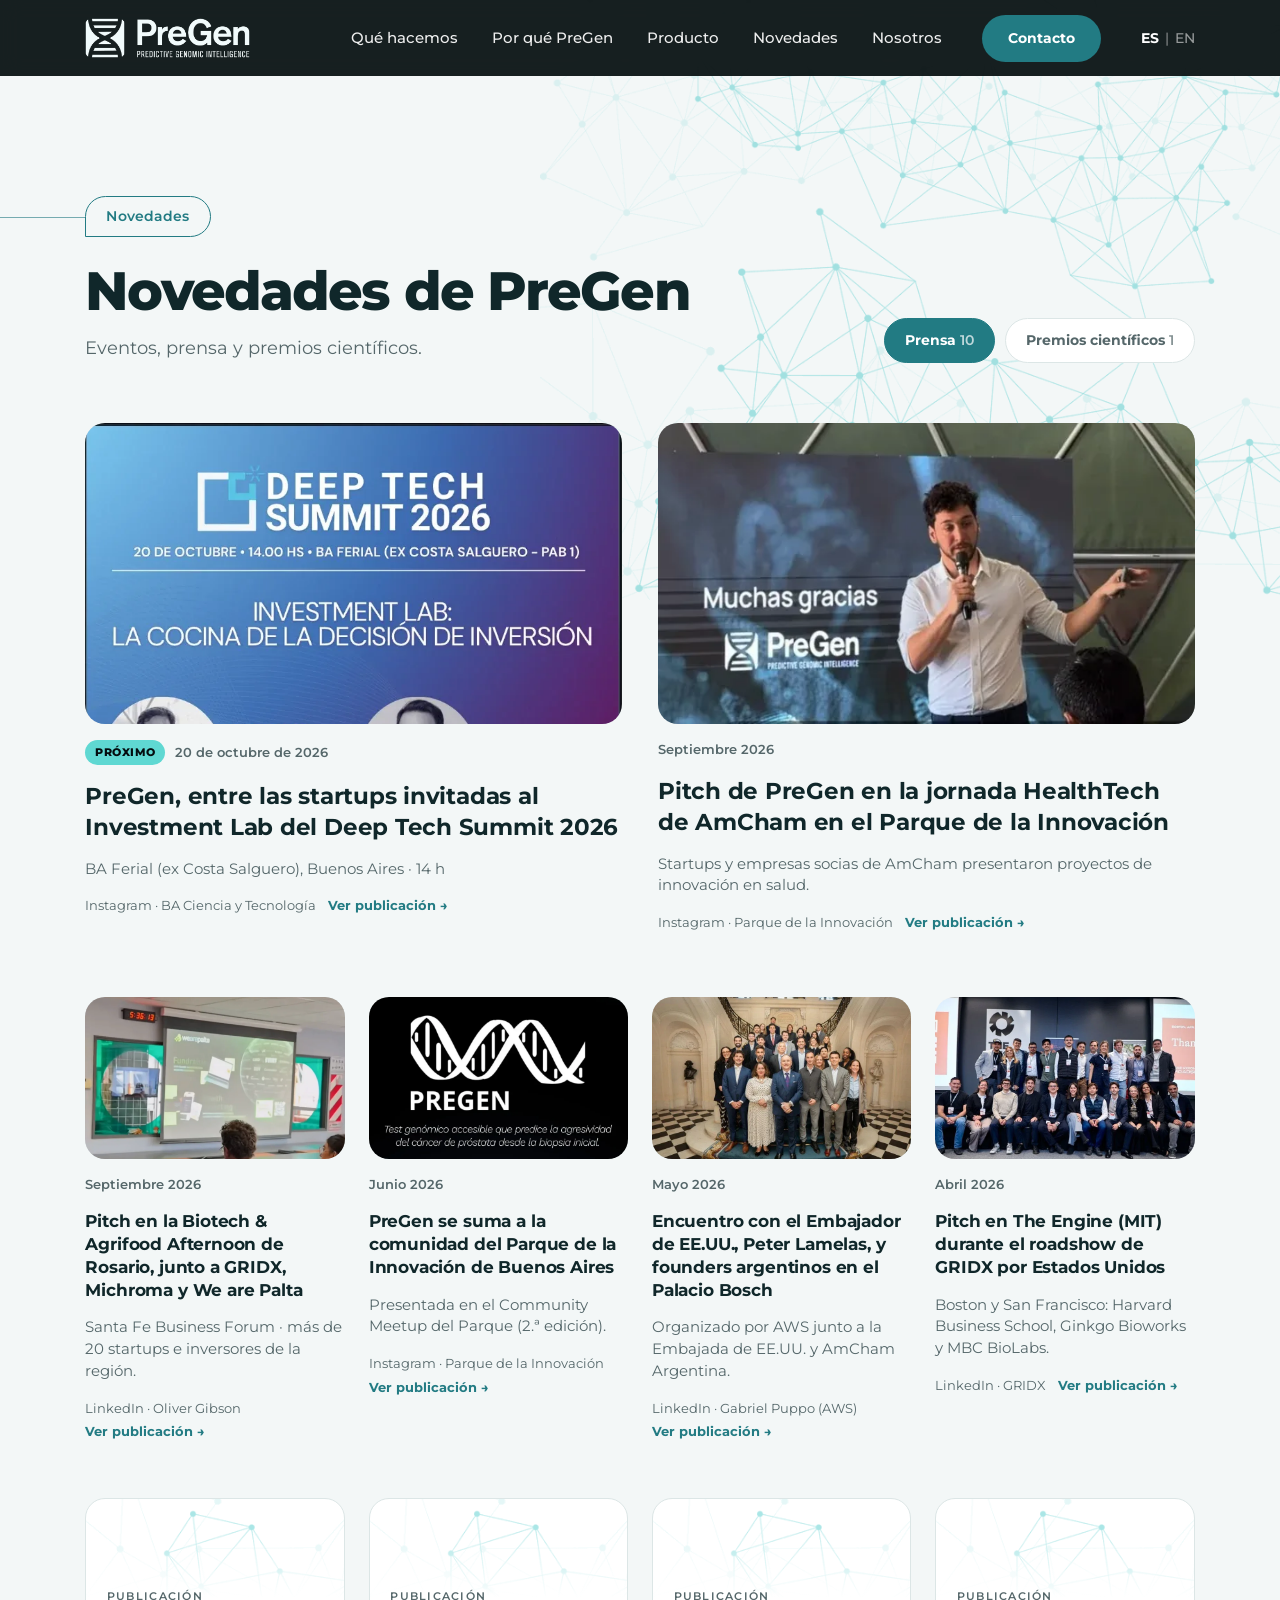
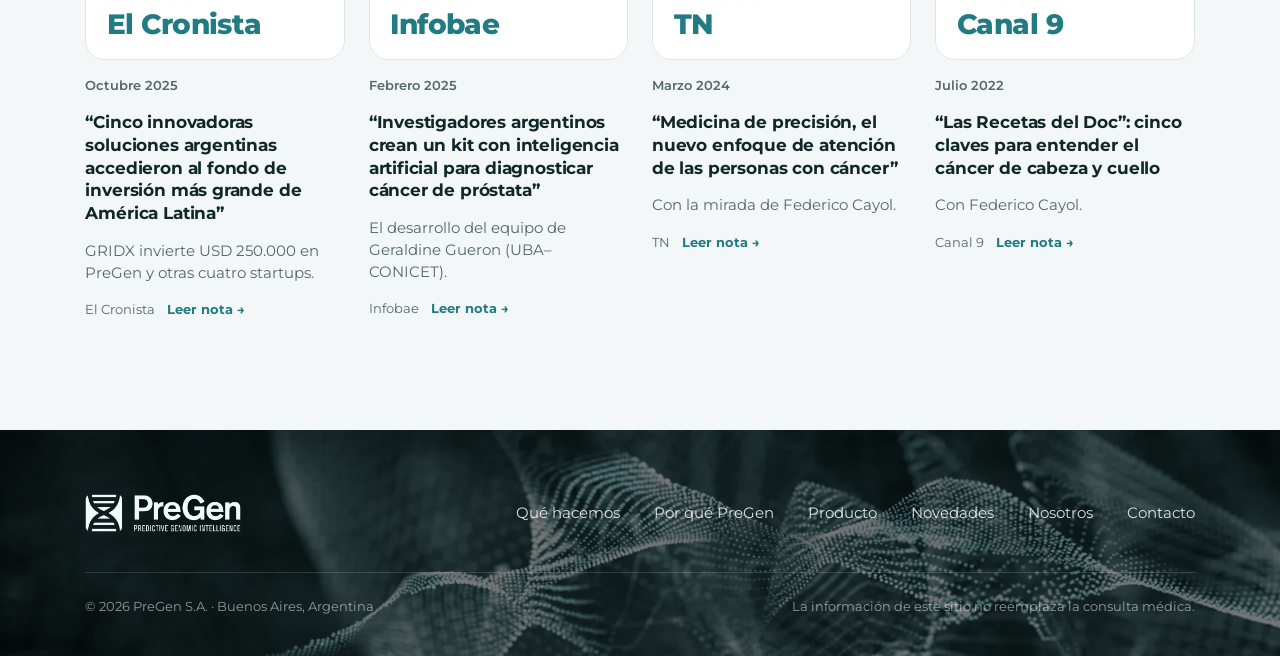
<file: novedades.html>
<!doctype html>
<html lang="es">
<head>
<meta charset="utf-8">
<meta name="viewport" content="width=device-width, initial-scale=1">
<title>Novedades — PreGen</title>
<meta name="description" content="Novedades de PreGen: eventos, pitches, prensa y premios científicos.">
<link rel="canonical" href="https://pregen.tech/novedades.html">
<link rel="alternate" hreflang="es" href="https://pregen.tech/novedades.html">
<link rel="alternate" hreflang="en" href="https://pregen.tech/en/news.html">
<link rel="alternate" hreflang="x-default" href="https://pregen.tech/novedades.html">
<meta property="og:type" content="website">
<meta property="og:site_name" content="PreGen">
<meta property="og:title" content="Novedades — PreGen">
<meta property="og:description" content="Novedades de PreGen: eventos, pitches, prensa y premios científicos.">
<meta property="og:url" content="https://pregen.tech/novedades.html">
<meta property="og:image" content="https://pregen.tech/assets/img/og-pregen.jpg">
<meta property="og:locale" content="es_AR">
<meta name="twitter:card" content="summary_large_image">
<meta name="theme-color" content="#040C0E">
<link rel="icon" href="favicon.ico" sizes="any">
<link rel="icon" type="image/png" href="assets/img/favicon-32.png">
<link rel="apple-touch-icon" href="assets/img/apple-touch-icon.png">
<link rel="preconnect" href="https://fonts.googleapis.com">
<link rel="preconnect" href="https://fonts.gstatic.com" crossorigin>
<link href="https://fonts.googleapis.com/css2?family=Montserrat:wght@400;500;600;700;800&amp;display=swap" rel="stylesheet">
<link rel="stylesheet" href="assets/css/styles.css">
</head>
<body>
<a class="sr-only" href="#main">Saltar al contenido</a>
<header class="site-header is-solid">
  <div class="wrap header-inner">
    <a class="brand" href="index.html"><img src="assets/img/logo-blanco.png" alt="PreGen — Predictive Genomic Intelligence" width="164" height="40"></a>
    <nav class="main-nav" id="menu" aria-label="Principal">
      <div class="links"><a href="index.html#que-hacemos">Qué hacemos</a><a href="index.html#por-que">Por qué PreGen</a><a href="index.html#producto">Producto</a><a href="novedades.html" aria-current="page">Novedades</a><a href="index.html#equipo">Nosotros</a></div>
      <a class="btn" href="index.html#contacto">Contacto</a>
      <div class="lang"><strong>ES</strong><span class="sep"> | </span><a href="en/news.html" hreflang="en" lang="en">EN</a></div>
    </nav>
    <button class="menu-toggle" type="button" aria-expanded="false" aria-controls="menu"><span aria-hidden="true"></span><span aria-hidden="true"></span><span aria-hidden="true"></span><span class="sr-only">Abrir menú</span></button>
  </div>
</header>
<main id="main">
  <section class="page-news">
    <div class="net" aria-hidden="true"></div>
    <div class="wrap">
      <div class="page-head">
        <span class="tag tag--line">Novedades</span>
        <div class="page-bar">
          <div><h1>Novedades de PreGen</h1><p>Eventos, prensa y premios científicos.</p></div>
          <div class="pills" role="tablist" aria-label="Novedades">
            <button class="pill-tab" role="tab" id="ptab-press" aria-selected="true" aria-controls="ppanel-press">Prensa <span>10</span></button>
            <button class="pill-tab" role="tab" id="ptab-awards" aria-selected="false" aria-controls="ppanel-awards" tabindex="-1">Premios científicos <span>1</span></button>
          </div>
        </div>
      </div>
      <div id="ppanel-press" role="tabpanel" aria-labelledby="ptab-press">
        <div class="grid-big">
      <a class="card-link" href="https://www.instagram.com/bacienciaytecno/p/DeRzsCsEXpR/" target="_blank" rel="noopener">
        <div class="card-img"><img src="assets/img/novedades/deeptech.webp" alt="PreGen, entre las startups invitadas al Investment Lab del Deep Tech Summit 2026" width="773" height="600" fetchpriority="high" style="object-position: 50% 0%"></div>
        <div class="card-meta"><span class="badge badge--soon">Próximo</span><span>20 de octubre de 2026</span></div>
        <h3 class="card-title">PreGen, entre las startups invitadas al Investment Lab del Deep Tech Summit 2026</h3>
        <p class="card-sub">BA Ferial (ex Costa Salguero), Buenos Aires · 14 h</p>
        <div class="card-via"><span>Instagram · BA Ciencia y Tecnología</span><b>Ver publicación →</b></div>
      </a>
      <a class="card-link" href="https://www.instagram.com/parquedeinnovacion.ba/reel/DdcGp3OIrIG/" target="_blank" rel="noopener">
        <div class="card-img"><img src="assets/img/novedades/amcham.webp" alt="Pitch de PreGen en la jornada HealthTech de AmCham en el Parque de la Innovación" width="630" height="340" fetchpriority="high" style="object-position: 50% 40%"></div>
        <div class="card-meta"><span>Septiembre 2026</span></div>
        <h3 class="card-title">Pitch de PreGen en la jornada HealthTech de AmCham en el Parque de la Innovación</h3>
        <p class="card-sub">Startups y empresas socias de AmCham presentaron proyectos de innovación en salud.</p>
        <div class="card-via"><span>Instagram · Parque de la Innovación</span><b>Ver publicación →</b></div>
      </a>
        </div>
        <div class="grid-small">
      <a class="card-link" href="https://www.linkedin.com/feed/update/urn:li:ugcPost:7501694001616498688/" target="_blank" rel="noopener">
        <div class="card-img"><img src="assets/img/novedades/rosario.webp" alt="Pitch en la Biotech &amp; Agrifood Afternoon de Rosario, junto a GRIDX, Michroma y We are Palta" width="952" height="714" loading="lazy" decoding="async" style="object-position: 50% 42%"></div>
        <div class="card-meta"><span>Septiembre 2026</span></div>
        <h3 class="card-title">Pitch en la Biotech &amp; Agrifood Afternoon de Rosario, junto a GRIDX, Michroma y We are Palta</h3>
        <p class="card-sub">Santa Fe Business Forum · más de 20 startups e inversores de la región.</p>
        <div class="card-via"><span>LinkedIn · Oliver Gibson</span><b>Ver publicación →</b></div>
      </a>
      <a class="card-link" href="https://www.instagram.com/parquedeinnovacion.ba/p/DZ6EZ8FDa8f/" target="_blank" rel="noopener">
        <div class="card-img"><img src="assets/img/novedades/parque.webp" alt="PreGen se suma a la comunidad del Parque de la Innovación de Buenos Aires" width="806" height="604" loading="lazy" decoding="async" style="object-position: 50% 45%"></div>
        <div class="card-meta"><span>Junio 2026</span></div>
        <h3 class="card-title">PreGen se suma a la comunidad del Parque de la Innovación de Buenos Aires</h3>
        <p class="card-sub">Presentada en el Community Meetup del Parque (2.ª edición).</p>
        <div class="card-via"><span>Instagram · Parque de la Innovación</span><b>Ver publicación →</b></div>
      </a>
      <a class="card-link" href="https://www.linkedin.com/posts/gabrielpuppo_esta-semana-organizamos-desde-aws-un-desayuno-ugcPost-7461150264264372224-NjUx/" target="_blank" rel="noopener">
        <div class="card-img"><img src="assets/img/novedades/embajada.webp" alt="Encuentro con el Embajador de EE.UU., Peter Lamelas, y founders argentinos en el Palacio Bosch" width="800" height="665" loading="lazy" decoding="async" style="object-position: 50% 62%"></div>
        <div class="card-meta"><span>Mayo 2026</span></div>
        <h3 class="card-title">Encuentro con el Embajador de EE.UU., Peter Lamelas, y founders argentinos en el Palacio Bosch</h3>
        <p class="card-sub">Organizado por AWS junto a la Embajada de EE.UU. y AmCham Argentina.</p>
        <div class="card-via"><span>LinkedIn · Gabriel Puppo (AWS)</span><b>Ver publicación →</b></div>
      </a>
      <a class="card-link" href="https://www.linkedin.com/posts/the-startups-from-our-latest-batch-took-part-ugcPost-7463689055738781697-ceSg/" target="_blank" rel="noopener">
        <div class="card-img"><img src="assets/img/novedades/engine.webp" alt="Pitch en The Engine (MIT) durante el roadshow de GRIDX por Estados Unidos" width="800" height="522" loading="lazy" decoding="async" style="object-position: 50% 50%"></div>
        <div class="card-meta"><span>Abril 2026</span></div>
        <h3 class="card-title">Pitch en The Engine (MIT) durante el roadshow de GRIDX por Estados Unidos</h3>
        <p class="card-sub">Boston y San Francisco: Harvard Business School, Ginkgo Bioworks y MBC BioLabs.</p>
        <div class="card-via"><span>LinkedIn · GRIDX</span><b>Ver publicación →</b></div>
      </a>
      <a class="card-link" href="https://www.cronista.com/apertura/emprendedoress/cinco-innovadoras-soluciones-argentinas-accedieron-al-fondo-de-inversion-mas-grande-de-america-latina" target="_blank" rel="noopener">
        <div class="tile" aria-hidden="true"><div class="net"></div><div class="tile-fade"></div><div class="tile-text"><small>PUBLICACIÓN</small><strong>El Cronista</strong></div></div>
        <div class="card-meta"><span>Octubre 2025</span></div>
        <h3 class="card-title">“Cinco innovadoras soluciones argentinas accedieron al fondo de inversión más grande de América Latina”</h3>
        <p class="card-sub">GRIDX invierte USD 250.000 en PreGen y otras cuatro startups.</p>
        <div class="card-via"><span>El Cronista</span><b>Leer nota →</b></div>
      </a>
      <a class="card-link" href="https://www.infobae.com/tecno/2025/02/28/investigadores-argentinos-crean-un-kit-con-inteligencia-artificial-para-diagnosticar-cancer-de-prostata" target="_blank" rel="noopener">
        <div class="tile" aria-hidden="true"><div class="net"></div><div class="tile-fade"></div><div class="tile-text"><small>PUBLICACIÓN</small><strong>Infobae</strong></div></div>
        <div class="card-meta"><span>Febrero 2025</span></div>
        <h3 class="card-title">“Investigadores argentinos crean un kit con inteligencia artificial para diagnosticar cáncer de próstata”</h3>
        <p class="card-sub">El desarrollo del equipo de Geraldine Gueron (UBA–CONICET).</p>
        <div class="card-via"><span>Infobae</span><b>Leer nota →</b></div>
      </a>
      <a class="card-link" href="https://tn.com.ar/salud/noticias/2024/03/08/medicina-de-precision-el-nuevo-enfoque-de-atencion-de-las-personas-con-cancer/" target="_blank" rel="noopener">
        <div class="tile" aria-hidden="true"><div class="net"></div><div class="tile-fade"></div><div class="tile-text"><small>PUBLICACIÓN</small><strong>TN</strong></div></div>
        <div class="card-meta"><span>Marzo 2024</span></div>
        <h3 class="card-title">“Medicina de precisión, el nuevo enfoque de atención de las personas con cáncer”</h3>
        <p class="card-sub">Con la mirada de Federico Cayol.</p>
        <div class="card-via"><span>TN</span><b>Leer nota →</b></div>
      </a>
      <a class="card-link" href="https://www.elnueve.com.ar/vivo-para-vos/12588-las-recetas-del-doc-cinco-claves-para-entender-el-cancer-de-cabeza-y-cuello" target="_blank" rel="noopener">
        <div class="tile" aria-hidden="true"><div class="net"></div><div class="tile-fade"></div><div class="tile-text"><small>PUBLICACIÓN</small><strong>Canal 9</strong></div></div>
        <div class="card-meta"><span>Julio 2022</span></div>
        <h3 class="card-title">“Las Recetas del Doc”: cinco claves para entender el cáncer de cabeza y cuello</h3>
        <p class="card-sub">Con Federico Cayol.</p>
        <div class="card-via"><span>Canal 9</span><b>Leer nota →</b></div>
      </a>
        </div>
      </div>
      <div id="ppanel-awards" role="tabpanel" aria-labelledby="ptab-awards" hidden>
        <div class="awards">
      <a class="card-link" href="https://www.conicet.gov.ar/se-entrego-el-premio-merck-conicet-de-innovacion-en-ciencias-de-la-salud-2/" target="_blank" rel="noopener">
        <div class="tile" aria-hidden="true"><div class="net"></div><div class="tile-fade"></div><div class="tile-text"><small>PREMIO</small><strong>Merck · CONICET</strong></div></div>
        <div class="card-meta"><span>Octubre 2024</span></div>
        <h3 class="card-title">Finalistas del Premio Merck-CONICET de Innovación en Ciencias de la Salud 2024</h3>
        <p class="card-sub">Por el desarrollo de un kit diagnóstico económico para el cáncer de próstata, con firmas génicas y machine learning.</p>
        <div class="card-via"><span>CONICET</span><b>Ver anuncio →</b></div>
      </a>
        </div>
      </div>
    </div>
  </section>
</main>
<footer class="site-footer" aria-label="Pie de página">
  <img src="assets/img/particulas.webp" alt="" loading="lazy" decoding="async">
  <div class="wrap">
    <div class="footer-top">
      <img src="assets/img/logo-blanco.png" alt="PreGen" width="156" height="38" loading="lazy">
      <nav class="footer-nav"><a href="index.html#que-hacemos">Qué hacemos</a><a href="index.html#por-que">Por qué PreGen</a><a href="index.html#producto">Producto</a><a href="index.html#novedades">Novedades</a><a href="index.html#equipo">Nosotros</a><a href="index.html#contacto">Contacto</a></nav>
    </div>
    <div class="footer-bottom"><div>© 2026 PreGen S.A. · Buenos Aires, Argentina</div><div>La información de este sitio no reemplaza la consulta médica.</div></div>
  </div>
</footer>
<script src="assets/js/main.js" defer></script>
</body>
</html>
</file>
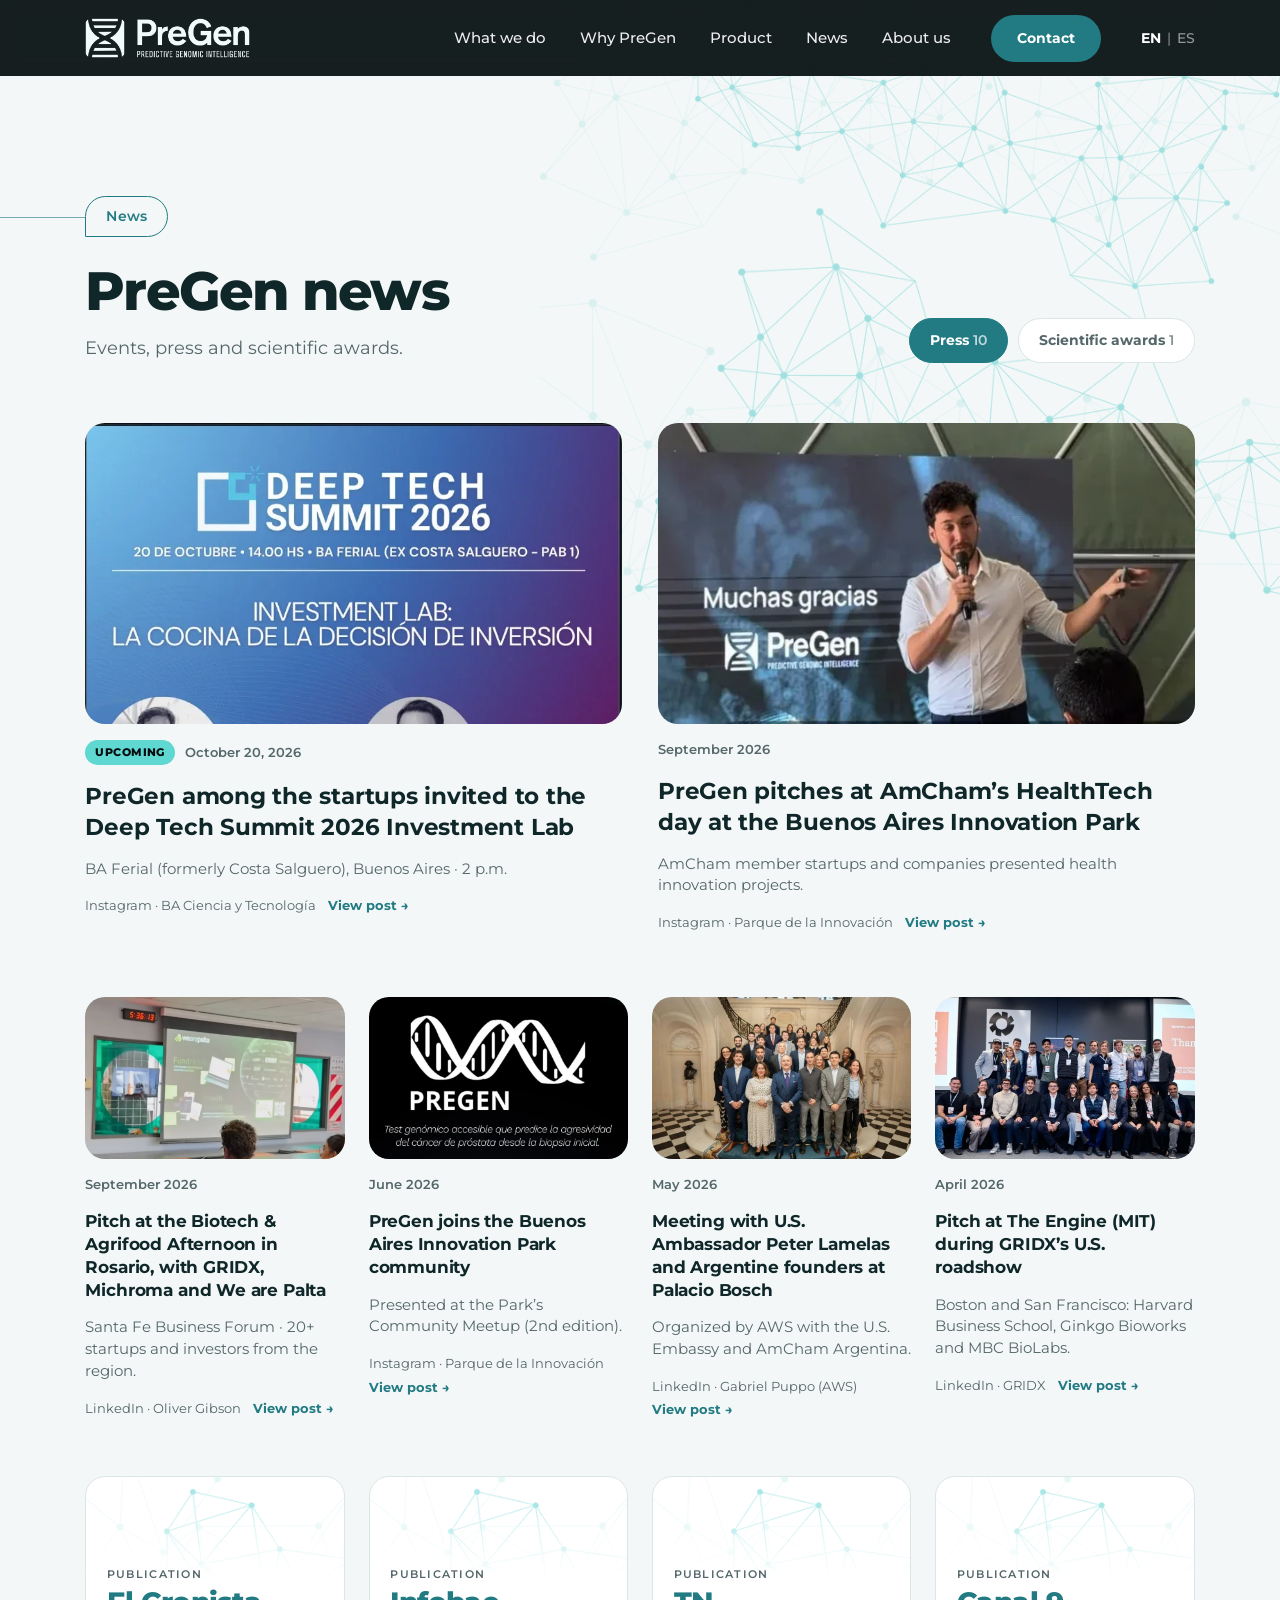
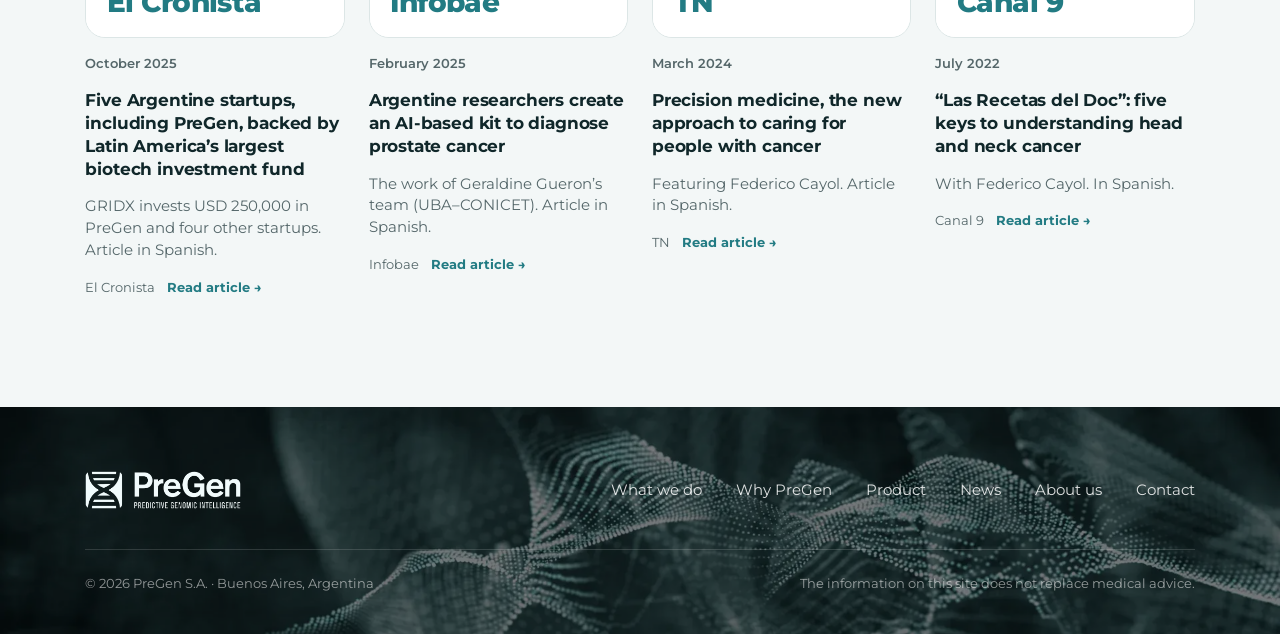
<file: en/news.html>
<!doctype html>
<html lang="en">
<head>
<meta charset="utf-8">
<meta name="viewport" content="width=device-width, initial-scale=1">
<title>News — PreGen</title>
<meta name="description" content="PreGen news: events, pitches, press and scientific awards.">
<link rel="canonical" href="https://pregen.tech/en/news.html">
<link rel="alternate" hreflang="es" href="https://pregen.tech/novedades.html">
<link rel="alternate" hreflang="en" href="https://pregen.tech/en/news.html">
<link rel="alternate" hreflang="x-default" href="https://pregen.tech/novedades.html">
<meta property="og:type" content="website">
<meta property="og:site_name" content="PreGen">
<meta property="og:title" content="News — PreGen">
<meta property="og:description" content="PreGen news: events, pitches, press and scientific awards.">
<meta property="og:url" content="https://pregen.tech/en/news.html">
<meta property="og:image" content="https://pregen.tech/assets/img/og-pregen.jpg">
<meta property="og:locale" content="en_US">
<meta name="twitter:card" content="summary_large_image">
<meta name="theme-color" content="#040C0E">
<link rel="icon" href="../favicon.ico" sizes="any">
<link rel="icon" type="image/png" href="../assets/img/favicon-32.png">
<link rel="apple-touch-icon" href="../assets/img/apple-touch-icon.png">
<link rel="preconnect" href="https://fonts.googleapis.com">
<link rel="preconnect" href="https://fonts.gstatic.com" crossorigin>
<link href="https://fonts.googleapis.com/css2?family=Montserrat:wght@400;500;600;700;800&amp;display=swap" rel="stylesheet">
<link rel="stylesheet" href="../assets/css/styles.css">
</head>
<body>
<a class="sr-only" href="#main">Skip to content</a>
<header class="site-header is-solid">
  <div class="wrap header-inner">
    <a class="brand" href="index.html"><img src="../assets/img/logo-blanco.png" alt="PreGen — Predictive Genomic Intelligence" width="164" height="40"></a>
    <nav class="main-nav" id="menu" aria-label="Main">
      <div class="links"><a href="index.html#what-we-do">What we do</a><a href="index.html#why-pregen">Why PreGen</a><a href="index.html#product">Product</a><a href="news.html" aria-current="page">News</a><a href="index.html#team">About us</a></div>
      <a class="btn" href="index.html#contact">Contact</a>
      <div class="lang"><strong>EN</strong><span class="sep"> | </span><a href="../novedades.html" hreflang="es" lang="es">ES</a></div>
    </nav>
    <button class="menu-toggle" type="button" aria-expanded="false" aria-controls="menu"><span aria-hidden="true"></span><span aria-hidden="true"></span><span aria-hidden="true"></span><span class="sr-only">Open menu</span></button>
  </div>
</header>
<main id="main">
  <section class="page-news">
    <div class="net" aria-hidden="true"></div>
    <div class="wrap">
      <div class="page-head">
        <span class="tag tag--line">News</span>
        <div class="page-bar">
          <div><h1>PreGen news</h1><p>Events, press and scientific awards.</p></div>
          <div class="pills" role="tablist" aria-label="News">
            <button class="pill-tab" role="tab" id="ptab-press" aria-selected="true" aria-controls="ppanel-press">Press <span>10</span></button>
            <button class="pill-tab" role="tab" id="ptab-awards" aria-selected="false" aria-controls="ppanel-awards" tabindex="-1">Scientific awards <span>1</span></button>
          </div>
        </div>
      </div>
      <div id="ppanel-press" role="tabpanel" aria-labelledby="ptab-press">
        <div class="grid-big">
      <a class="card-link" href="https://www.instagram.com/bacienciaytecno/p/DeRzsCsEXpR/" target="_blank" rel="noopener">
        <div class="card-img"><img src="../assets/img/novedades/deeptech.webp" alt="PreGen among the startups invited to the Deep Tech Summit 2026 Investment Lab" width="773" height="600" fetchpriority="high" style="object-position: 50% 0%"></div>
        <div class="card-meta"><span class="badge badge--soon">Upcoming</span><span>October 20, 2026</span></div>
        <h3 class="card-title">PreGen among the startups invited to the Deep Tech Summit 2026 Investment Lab</h3>
        <p class="card-sub">BA Ferial (formerly Costa Salguero), Buenos Aires · 2 p.m.</p>
        <div class="card-via"><span>Instagram · BA Ciencia y Tecnología</span><b>View post →</b></div>
      </a>
      <a class="card-link" href="https://www.instagram.com/parquedeinnovacion.ba/reel/DdcGp3OIrIG/" target="_blank" rel="noopener">
        <div class="card-img"><img src="../assets/img/novedades/amcham.webp" alt="PreGen pitches at AmCham’s HealthTech day at the Buenos Aires Innovation Park" width="630" height="340" fetchpriority="high" style="object-position: 50% 40%"></div>
        <div class="card-meta"><span>September 2026</span></div>
        <h3 class="card-title">PreGen pitches at AmCham’s HealthTech day at the Buenos Aires Innovation Park</h3>
        <p class="card-sub">AmCham member startups and companies presented health innovation projects.</p>
        <div class="card-via"><span>Instagram · Parque de la Innovación</span><b>View post →</b></div>
      </a>
        </div>
        <div class="grid-small">
      <a class="card-link" href="https://www.linkedin.com/feed/update/urn:li:ugcPost:7501694001616498688/" target="_blank" rel="noopener">
        <div class="card-img"><img src="../assets/img/novedades/rosario.webp" alt="Pitch at the Biotech &amp; Agrifood Afternoon in Rosario, with GRIDX, Michroma and We are Palta" width="952" height="714" loading="lazy" decoding="async" style="object-position: 50% 42%"></div>
        <div class="card-meta"><span>September 2026</span></div>
        <h3 class="card-title">Pitch at the Biotech &amp; Agrifood Afternoon in Rosario, with GRIDX, Michroma and We are Palta</h3>
        <p class="card-sub">Santa Fe Business Forum · 20+ startups and investors from the region.</p>
        <div class="card-via"><span>LinkedIn · Oliver Gibson</span><b>View post →</b></div>
      </a>
      <a class="card-link" href="https://www.instagram.com/parquedeinnovacion.ba/p/DZ6EZ8FDa8f/" target="_blank" rel="noopener">
        <div class="card-img"><img src="../assets/img/novedades/parque.webp" alt="PreGen joins the Buenos Aires Innovation Park community" width="806" height="604" loading="lazy" decoding="async" style="object-position: 50% 45%"></div>
        <div class="card-meta"><span>June 2026</span></div>
        <h3 class="card-title">PreGen joins the Buenos Aires Innovation Park community</h3>
        <p class="card-sub">Presented at the Park’s Community Meetup (2nd edition).</p>
        <div class="card-via"><span>Instagram · Parque de la Innovación</span><b>View post →</b></div>
      </a>
      <a class="card-link" href="https://www.linkedin.com/posts/gabrielpuppo_esta-semana-organizamos-desde-aws-un-desayuno-ugcPost-7461150264264372224-NjUx/" target="_blank" rel="noopener">
        <div class="card-img"><img src="../assets/img/novedades/embajada.webp" alt="Meeting with U.S. Ambassador Peter Lamelas and Argentine founders at Palacio Bosch" width="800" height="665" loading="lazy" decoding="async" style="object-position: 50% 62%"></div>
        <div class="card-meta"><span>May 2026</span></div>
        <h3 class="card-title">Meeting with U.S. Ambassador Peter Lamelas and Argentine founders at Palacio Bosch</h3>
        <p class="card-sub">Organized by AWS with the U.S. Embassy and AmCham Argentina.</p>
        <div class="card-via"><span>LinkedIn · Gabriel Puppo (AWS)</span><b>View post →</b></div>
      </a>
      <a class="card-link" href="https://www.linkedin.com/posts/the-startups-from-our-latest-batch-took-part-ugcPost-7463689055738781697-ceSg/" target="_blank" rel="noopener">
        <div class="card-img"><img src="../assets/img/novedades/engine.webp" alt="Pitch at The Engine (MIT) during GRIDX’s U.S. roadshow" width="800" height="522" loading="lazy" decoding="async" style="object-position: 50% 50%"></div>
        <div class="card-meta"><span>April 2026</span></div>
        <h3 class="card-title">Pitch at The Engine (MIT) during GRIDX’s U.S. roadshow</h3>
        <p class="card-sub">Boston and San Francisco: Harvard Business School, Ginkgo Bioworks and MBC BioLabs.</p>
        <div class="card-via"><span>LinkedIn · GRIDX</span><b>View post →</b></div>
      </a>
      <a class="card-link" href="https://www.cronista.com/apertura/emprendedoress/cinco-innovadoras-soluciones-argentinas-accedieron-al-fondo-de-inversion-mas-grande-de-america-latina" target="_blank" rel="noopener">
        <div class="tile" aria-hidden="true"><div class="net"></div><div class="tile-fade"></div><div class="tile-text"><small>PUBLICATION</small><strong>El Cronista</strong></div></div>
        <div class="card-meta"><span>October 2025</span></div>
        <h3 class="card-title">Five Argentine startups, including PreGen, backed by Latin America’s largest biotech investment fund</h3>
        <p class="card-sub">GRIDX invests USD 250,000 in PreGen and four other startups. Article in Spanish.</p>
        <div class="card-via"><span>El Cronista</span><b>Read article →</b></div>
      </a>
      <a class="card-link" href="https://www.infobae.com/tecno/2025/02/28/investigadores-argentinos-crean-un-kit-con-inteligencia-artificial-para-diagnosticar-cancer-de-prostata" target="_blank" rel="noopener">
        <div class="tile" aria-hidden="true"><div class="net"></div><div class="tile-fade"></div><div class="tile-text"><small>PUBLICATION</small><strong>Infobae</strong></div></div>
        <div class="card-meta"><span>February 2025</span></div>
        <h3 class="card-title">Argentine researchers create an AI-based kit to diagnose prostate cancer</h3>
        <p class="card-sub">The work of Geraldine Gueron’s team (UBA–CONICET). Article in Spanish.</p>
        <div class="card-via"><span>Infobae</span><b>Read article →</b></div>
      </a>
      <a class="card-link" href="https://tn.com.ar/salud/noticias/2024/03/08/medicina-de-precision-el-nuevo-enfoque-de-atencion-de-las-personas-con-cancer/" target="_blank" rel="noopener">
        <div class="tile" aria-hidden="true"><div class="net"></div><div class="tile-fade"></div><div class="tile-text"><small>PUBLICATION</small><strong>TN</strong></div></div>
        <div class="card-meta"><span>March 2024</span></div>
        <h3 class="card-title">Precision medicine, the new approach to caring for people with cancer</h3>
        <p class="card-sub">Featuring Federico Cayol. Article in Spanish.</p>
        <div class="card-via"><span>TN</span><b>Read article →</b></div>
      </a>
      <a class="card-link" href="https://www.elnueve.com.ar/vivo-para-vos/12588-las-recetas-del-doc-cinco-claves-para-entender-el-cancer-de-cabeza-y-cuello" target="_blank" rel="noopener">
        <div class="tile" aria-hidden="true"><div class="net"></div><div class="tile-fade"></div><div class="tile-text"><small>PUBLICATION</small><strong>Canal 9</strong></div></div>
        <div class="card-meta"><span>July 2022</span></div>
        <h3 class="card-title">“Las Recetas del Doc”: five keys to understanding head and neck cancer</h3>
        <p class="card-sub">With Federico Cayol. In Spanish.</p>
        <div class="card-via"><span>Canal 9</span><b>Read article →</b></div>
      </a>
        </div>
      </div>
      <div id="ppanel-awards" role="tabpanel" aria-labelledby="ptab-awards" hidden>
        <div class="awards">
      <a class="card-link" href="https://www.conicet.gov.ar/se-entrego-el-premio-merck-conicet-de-innovacion-en-ciencias-de-la-salud-2/" target="_blank" rel="noopener">
        <div class="tile" aria-hidden="true"><div class="net"></div><div class="tile-fade"></div><div class="tile-text"><small>AWARD</small><strong>Merck · CONICET</strong></div></div>
        <div class="card-meta"><span>October 2024</span></div>
        <h3 class="card-title">Finalists, Merck-CONICET Award for Innovation in Health Sciences 2024</h3>
        <p class="card-sub">For developing an affordable diagnostic kit for prostate cancer based on gene signatures and machine learning.</p>
        <div class="card-via"><span>CONICET</span><b>View announcement →</b></div>
      </a>
        </div>
      </div>
    </div>
  </section>
</main>
<footer class="site-footer" aria-label="Footer">
  <img src="../assets/img/particulas.webp" alt="" loading="lazy" decoding="async">
  <div class="wrap">
    <div class="footer-top">
      <img src="../assets/img/logo-blanco.png" alt="PreGen" width="156" height="38" loading="lazy">
      <nav class="footer-nav"><a href="index.html#what-we-do">What we do</a><a href="index.html#why-pregen">Why PreGen</a><a href="index.html#product">Product</a><a href="index.html#news">News</a><a href="index.html#team">About us</a><a href="index.html#contact">Contact</a></nav>
    </div>
    <div class="footer-bottom"><div>© 2026 PreGen S.A. · Buenos Aires, Argentina</div><div>The information on this site does not replace medical advice.</div></div>
  </div>
</footer>
<script src="../assets/js/main.js" defer></script>
</body>
</html>
</file>
<file: assets/css/styles.css>
/* =========================================================
   PreGen — estilos del sitio
   Colores y tipografía de marca. Montserrat reemplaza a Gotham.
   ========================================================= */

:root {
  --teal: #227B83;
  --node: #0EB8B8;
  --node-l: #5FD8D2;
  --mint: #D6F3EF;
  --dark: #040C0E;
  --ink: #10272A;
  --muted: #55676A;
  --light: #F3F7F7;
  --line: #DCE6E6;
  --pad: clamp(20px, 6.67vw, 96px);
  --maxw: 1248px;
  --header-h: 100px;
}

*, *::before, *::after { box-sizing: border-box; }
html { scroll-behavior: smooth; -webkit-text-size-adjust: 100%; }
body {
  margin: 0;
  font-family: 'Montserrat', system-ui, -apple-system, 'Segoe UI', Roboto, sans-serif;
  color: var(--ink);
  background: #FFFFFF;
  line-height: 1.5;
  -webkit-font-smoothing: antialiased;
  overflow-x: hidden;
}
img, svg { display: block; max-width: 100%; }
a { color: inherit; }
h1, h2, h3, p { margin: 0; }
button, input, select, textarea { font: inherit; color: inherit; }
:focus-visible { outline: 3px solid var(--node); outline-offset: 3px; border-radius: 6px; }
.sr-only { position: absolute; width: 1px; height: 1px; padding: 0; margin: -1px; overflow: hidden; clip: rect(0 0 0 0); white-space: nowrap; border: 0; }

.wrap {
  position: relative;
  z-index: 2;
  width: 100%;
  max-width: calc(var(--maxw) + 2 * var(--pad));
  margin: 0 auto;
  padding: 0 var(--pad);
}
section { position: relative; overflow: hidden; scroll-margin-top: 72px; }

/* Trama de red de marca (un solo archivo, coloreado con máscara) */
.net {
  position: absolute;
  z-index: 0;
  pointer-events: none;
  aspect-ratio: 1;
  background: var(--node);
  -webkit-mask: url(../img/trama.webp) center / contain no-repeat;
  mask: url(../img/trama.webp) center / contain no-repeat;
}
.net--white { background: #FFFFFF; }

/* ---------- Tipografía y piezas comunes ---------- */
.tag {
  position: relative;
  display: inline-flex;
  align-items: center;
  padding: 9px 20px;
  border: 1px solid var(--teal);
  border-radius: 999px 999px 999px 0;
  font-size: 14px;
  font-weight: 600;
  letter-spacing: .01em;
  color: var(--teal);
  white-space: nowrap;
}
.tag--line::before {
  content: "";
  position: absolute;
  right: 100%;
  top: 50%;
  width: 100vw;
  height: 1px;
  background: var(--teal);
  opacity: .6;
}
.tag--light { border-color: rgba(255, 255, 255, .7); color: #FFFFFF; }

.h2 {
  font-size: clamp(32px, 3.6vw, 46px);
  line-height: 1.1;
  font-weight: 800;
  letter-spacing: -0.035em;
  color: var(--ink);
}
.accent { color: var(--teal); }
.accent-l { color: var(--node-l); }

.btn {
  display: inline-flex;
  align-items: center;
  justify-content: center;
  gap: 10px;
  padding: 13px 26px;
  border: 0;
  border-radius: 999px;
  background: var(--teal);
  color: #FFFFFF;
  font-size: 14px;
  font-weight: 700;
  text-decoration: none;
  cursor: pointer;
  transition: background .2s ease, transform .2s ease;
}
.btn:hover { background: #1B666D; }
.btn--block { width: 100%; padding: 17px; font-size: 16px; }

/* ---------- Header ---------- */
.site-header {
  position: fixed;
  inset: 0 0 auto 0;
  z-index: 50;
  height: var(--header-h);
  transition: background .25s ease, height .25s ease, box-shadow .25s ease;
}
.site-header.is-scrolled,
.site-header.is-solid {
  --header-h: 76px;
  background: rgba(4, 12, 14, .92);
  -webkit-backdrop-filter: blur(10px);
  backdrop-filter: blur(10px);
  box-shadow: 0 1px 0 rgba(255, 255, 255, .08);
}
.header-inner { height: 100%; display: flex; align-items: center; justify-content: space-between; }
.brand img { height: 40px; width: auto; }
.main-nav { display: flex; align-items: center; gap: 40px; }
.main-nav .links { display: flex; gap: 34px; }
.main-nav .links a {
  color: #FFFFFF;
  text-decoration: none;
  font-size: 15px;
  font-weight: 500;
  opacity: .92;
}
.main-nav .links a:hover { opacity: 1; color: var(--node-l); }
.lang { font-size: 14px; font-weight: 700; color: #FFFFFF; white-space: nowrap; }
.lang a { color: rgba(255, 255, 255, .55); font-weight: 500; text-decoration: none; }
.lang a:hover { color: #FFFFFF; }
.lang .sep { color: rgba(255, 255, 255, .45); font-weight: 500; margin: 0 2px; }
.menu-toggle {
  display: none;
  width: 44px;
  height: 44px;
  padding: 0;
  border: 1px solid rgba(255, 255, 255, .35);
  border-radius: 12px;
  background: transparent;
  cursor: pointer;
  position: relative;
}
.menu-toggle span[aria-hidden] {
  position: absolute;
  left: 12px;
  right: 12px;
  height: 2px;
  border-radius: 2px;
  background: #FFFFFF;
  transition: transform .25s ease, opacity .25s ease;
}
.menu-toggle span[aria-hidden]:nth-child(1) { top: 15px; }
.menu-toggle span[aria-hidden]:nth-child(2) { top: 21px; }
.menu-toggle span[aria-hidden]:nth-child(3) { top: 27px; }
.menu-open .menu-toggle span[aria-hidden]:nth-child(1) { transform: translateY(6px) rotate(45deg); }
.menu-open .menu-toggle span[aria-hidden]:nth-child(2) { opacity: 0; }
.menu-open .menu-toggle span[aria-hidden]:nth-child(3) { transform: translateY(-6px) rotate(-45deg); }

/* ---------- 1 · Portada ---------- */
.hero {
  min-height: clamp(620px, 100vh, 820px);
  background: var(--dark);
  display: flex;
  flex-direction: column;
  justify-content: center;
}
.hero-img {
  position: absolute;
  top: 0;
  right: 0;
  width: 69.5%;
  height: 100%;
  object-fit: cover;
  object-position: 35% 45%;
}
.hero-shade {
  position: absolute;
  inset: 0;
  background:
    linear-gradient(0deg, rgba(4, 12, 14, .85) 0%, rgba(4, 12, 14, 0) 32%),
    linear-gradient(180deg, rgba(4, 12, 14, .7) 0%, rgba(4, 12, 14, 0) 22%),
    linear-gradient(90deg, #040C0E 0%, #040C0E 30%, rgba(4, 12, 14, .78) 46%, rgba(4, 12, 14, .18) 68%, rgba(4, 12, 14, 0) 100%);
}
.hero .net { left: -360px; bottom: -540px; width: 960px; opacity: .22; }
.hero-content { padding-top: 70px; padding-bottom: 60px; }
.hero h1 {
  max-width: 640px;
  font-size: clamp(38px, 4.3vw, 62px);
  line-height: 1.05;
  font-weight: 800;
  letter-spacing: -0.035em;
  color: #FFFFFF;
}
.hero-bar { width: 72px; height: 4px; margin-top: 28px; border-radius: 2px; background: linear-gradient(90deg, var(--teal), var(--node)); }
.hero-foot {
  position: absolute;
  left: 0;
  right: 0;
  bottom: 44px;
}
.hero-foot div {
  display: flex;
  align-items: center;
  gap: 14px;
  font-size: 12px;
  font-weight: 600;
  letter-spacing: .18em;
  color: rgba(255, 255, 255, .6);
}
.hero-foot div::before { content: ""; width: 28px; height: 1px; background: rgba(255, 255, 255, .5); }

/* ---------- 2 · Qué hacemos ---------- */
.what { padding: 110px 0 130px; background: #FFFFFF; }
.what .net { left: -460px; top: 400px; width: 960px; opacity: .3; }
.what-grid { display: grid; grid-template-columns: minmax(0, 544px) 1fr; gap: 40px; align-items: start; }
.what-text { display: flex; flex-direction: column; align-items: flex-start; gap: 34px; }
.lead-xl {
  font-size: clamp(23px, 2.4vw, 34px);
  line-height: 1.35;
  font-weight: 500;
  letter-spacing: -0.01em;
  color: var(--ink);
}
.lead-xl strong { color: var(--teal); font-weight: 700; }
.what-media { position: relative; width: 540px; max-width: 100%; justify-self: end; margin-top: -40px; }
.what-visual { position: relative; width: 100%; aspect-ratio: 1; }
.what-visual .ring { position: absolute; inset: 0; border-radius: 50%; border: 1.5px solid rgba(34, 123, 131, .35); }
.what-visual .circle { position: absolute; inset: 20px; width: calc(100% - 40px); height: calc(100% - 40px); border-radius: 50%; object-fit: cover; object-position: 45% 50%; }
.what-card {
  position: absolute;
  left: -166px;
  top: 302px;
  width: 480px;
  padding: 30px 32px;
  background: #FFFFFF;
  border-radius: 24px;
  box-shadow: 0 20px 50px rgba(16, 39, 42, .14);
}
.what-card .head { display: flex; align-items: center; gap: 12px; margin-bottom: 12px; }
.icon-soft { width: 40px; height: 40px; flex: none; border-radius: 50%; background: var(--mint); display: flex; align-items: center; justify-content: center; }
.what-card h3 { font-size: 21px; line-height: 1.25; font-weight: 800; letter-spacing: -0.01em; }
.what-card p { font-size: 16px; line-height: 1.6; color: var(--muted); }

/* ---------- 3 · ¿Por qué PreGen? ---------- */
.why { padding: 96px 0; background: var(--dark); color: #FFFFFF; }
.why-bg { position: absolute; left: -1.4%; top: -70px; width: 118%; height: auto; min-height: calc(100% + 70px); max-width: none; object-fit: cover; object-position: 0% 0%; }
.why-shade { position: absolute; inset: 0; background: linear-gradient(90deg, rgba(4, 12, 14, .95) 0%, rgba(4, 12, 14, .86) 45%, rgba(4, 12, 14, .3) 70%, rgba(4, 12, 14, .12) 100%); }
.why .net { left: -380px; top: -520px; width: 1100px; opacity: .32; }
.why-text { display: flex; flex-direction: column; align-items: flex-start; gap: 28px; max-width: 760px; }
.why-lead { font-size: clamp(20px, 1.85vw, 26px); line-height: 1.45; font-weight: 500; letter-spacing: -0.01em; }
.why-lead strong { color: var(--node-l); font-weight: 700; }
.why-cards { display: grid; grid-template-columns: repeat(4, 1fr); gap: 20px; margin-top: 120px; }
.why-card { padding: 26px 24px; background: rgba(255, 255, 255, .95); border-radius: 20px; color: var(--ink); display: flex; flex-direction: column; gap: 14px; }
.icon-solid { width: 52px; height: 52px; border-radius: 50%; background: var(--teal); display: flex; align-items: center; justify-content: center; }
.why-card h3 { font-size: 19px; line-height: 1.25; font-weight: 800; letter-spacing: -0.01em; }
.why-card p { font-size: 15px; line-height: 1.5; color: var(--muted); }

/* ---------- 4 · Cómo funciona ---------- */
.how { padding: 96px 0 120px; background: #FFFFFF; }
.how .net { left: 44%; top: 470px; width: 1000px; opacity: .36; }
.section-head { display: flex; flex-direction: column; align-items: flex-start; gap: 26px; }
.steps { display: grid; grid-template-columns: repeat(5, 1fr); gap: 17px; margin-top: 70px; }
.step { background: #FFFFFF; border: 1px solid #DFE8E8; border-radius: 20px; overflow: hidden; box-shadow: 0 12px 30px rgba(16, 39, 42, .06); }
.step-visual { height: 180px; }
.step-visual img, .step-visual svg { width: 100%; height: 100%; object-fit: cover; }
.step-body { padding: 22px 22px 28px; display: flex; flex-direction: column; gap: 10px; }
.step-num { width: 32px; height: 32px; border-radius: 50%; background: var(--teal); color: #FFFFFF; display: flex; align-items: center; justify-content: center; font-size: 14px; font-weight: 700; }
.step h3 { font-size: 19px; font-weight: 800; letter-spacing: -0.01em; }
.step p { font-size: 15px; line-height: 1.5; color: var(--muted); }
.report { height: 180px; padding: 22px; background: var(--mint); display: flex; flex-direction: column; gap: 12px; }
.report-title { font-size: 11px; font-weight: 700; letter-spacing: .08em; color: var(--muted); }
.report-bars { display: flex; align-items: flex-end; gap: 4px; height: 56px; }
.report-bars i { flex: 1; border-radius: 2px; background: var(--teal); }
.report-bars i.l { background: #7FD0CB; }
.report-scale { display: flex; height: 8px; border-radius: 4px; overflow: hidden; }
.report-scale i { flex: 1; }
.report-labels { display: flex; justify-content: space-between; font-size: 11px; color: var(--muted); }

/* ---------- 5 · Productos ---------- */
.product { padding: 100px 0; background: var(--light); }
.product .net-a { left: -460px; top: -520px; width: 960px; opacity: .3; }
.product .net-b { right: -360px; bottom: -400px; width: 700px; opacity: .2; }
.product-card { display: flex; min-height: 600px; background: #FFFFFF; border-radius: 40px; overflow: hidden; box-shadow: 0 20px 60px rgba(16, 39, 42, .08); }
.product-media { width: 43.3%; flex: none; position: relative; }
.product-media img { position: absolute; inset: 0; width: 100%; height: 100%; object-fit: cover; object-position: 45% 50%; border-radius: 0 160px 0 0; }
.product-body { flex: 1; padding: 60px 64px; display: flex; flex-direction: column; align-items: flex-start; gap: 22px; }
.product-body p { font-size: 19px; line-height: 1.55; color: var(--muted); }
.product-body p strong { color: var(--ink); font-weight: 700; }
.pill-mint { padding: 8px 16px; background: var(--mint); color: var(--teal); border-radius: 999px; font-size: 14px; font-weight: 600; }
.stats { width: 100%; display: grid; grid-template-columns: repeat(3, 1fr); margin-top: 14px; }
.stat { display: flex; flex-direction: column; gap: 6px; padding: 0 24px; border-left: 1px solid var(--line); }
.stat:first-child { padding-left: 0; border-left: 0; }
.stat strong { font-size: clamp(24px, 2.1vw, 30px); font-weight: 700; color: var(--teal); white-space: nowrap; }
.stat span { font-size: 14px; line-height: 1.45; color: var(--muted); }

/* Las tres fichas comparten celda: la card toma la altura de la más alta y no salta al cambiar */
.product-panels { flex: 1; min-width: 0; display: grid; }
.product-panels > .product-body { grid-area: 1 / 1; transition: opacity .3s ease, visibility .3s ease; }
.product-panels > .product-body[hidden] { display: flex; visibility: hidden; opacity: 0; }
.nowrap { white-space: nowrap; }

/* Selector de productos (plataforma) */
.product-head { display: flex; justify-content: center; text-align: center; margin: 48px 0 18px; scroll-margin-top: calc(var(--header-h) + 24px); }
.product-head p { max-width: 560px; font-size: 16px; line-height: 1.4; font-weight: 700; color: var(--ink); }
.product-head p strong { color: var(--teal); }
.product-tabs { display: grid; grid-template-columns: repeat(3, minmax(0, 1fr)); gap: 16px; }
.product-tab {
  display: flex; flex-direction: column; gap: 14px; padding: 22px 24px 20px; text-align: left; cursor: pointer;
  background: #FFFFFF; color: var(--ink); border: 1px solid var(--line); border-radius: 28px 28px 70px 28px;
  box-shadow: 0 12px 30px rgba(16, 39, 42, .06); transition: transform .2s ease, box-shadow .2s ease, background .2s ease;
}
.product-tab:hover { transform: translateY(-2px); box-shadow: 0 16px 34px rgba(16, 39, 42, .11); }
.product-tab:focus-visible { border-radius: 28px 28px 70px 28px; }
.product-tab[aria-selected="true"] { background: var(--teal); border-color: var(--teal); color: #FFFFFF; }
.tab-name { display: block; font-size: 19px; line-height: 1.2; font-weight: 800; }
.tab-sub { display: block; margin-top: 3px; font-size: 14px; color: var(--muted); }
.product-tab[aria-selected="true"] .tab-sub { color: rgba(255, 255, 255, .8); }
.tab-bar { display: grid; grid-template-columns: repeat(4, 1fr); gap: 5px; }
.tab-bar i { height: 5px; border-radius: 3px; background: var(--line); }
.tab-bar i.on { background: var(--node-l); }
.tab-bar i.cur { background: linear-gradient(90deg, var(--node-l) 50%, var(--line) 50%); }
.product-tab[aria-selected="true"] .tab-bar i { background: rgba(255, 255, 255, .25); }
.product-tab[aria-selected="true"] .tab-bar i.on { background: #FFFFFF; }
.product-tab[aria-selected="true"] .tab-bar i.cur { background: linear-gradient(90deg, #FFFFFF 50%, rgba(255, 255, 255, .25) 50%); }
.tab-status { font-size: 12.5px; line-height: 1.2; font-weight: 700; color: var(--teal); }
.product-tab[aria-selected="true"] .tab-status { color: var(--node-l); }

/* ---------- 6 · Novedades ---------- */
.news { padding: 100px 0 96px; background: var(--light); }
.news .net { left: -440px; top: 620px; width: 900px; opacity: .2; }
.news-head { display: flex; flex-direction: column; align-items: flex-start; gap: 26px; }
.news-bar { width: 100%; display: flex; align-items: flex-end; justify-content: space-between; gap: 24px; flex-wrap: wrap; }
.tabs { display: flex; gap: 32px; border-bottom: 1px solid var(--line); }
.tab {
  padding: 0 0 12px;
  border: 0;
  border-bottom: 3px solid transparent;
  background: none;
  font-size: 16px;
  font-weight: 600;
  color: var(--muted);
  white-space: nowrap;
  cursor: pointer;
}
.tab[aria-selected="true"] { font-weight: 800; color: var(--ink); border-bottom-color: var(--teal); }
.news-tools { display: flex; align-items: flex-end; gap: 32px; }
.see-all { padding-bottom: 14px; font-size: 15px; font-weight: 700; color: var(--teal); text-decoration: none; white-space: nowrap; }
.see-all:hover { text-decoration: underline; }
.news-grid { display: grid; grid-template-columns: minmax(0, 744fr) minmax(0, 472fr); gap: 32px; margin-top: 46px; }
.feat {
  position: relative;
  display: block;
  min-height: 540px;
  border-radius: 28px;
  overflow: hidden;
  background: var(--dark);
  text-decoration: none;
  color: #FFFFFF;
}
.feat img { position: absolute; inset: 0; width: 100%; height: 100%; object-fit: cover; object-position: 50% 40%; transition: transform .5s ease; }
.feat:hover img { transform: scale(1.03); }
.feat::after { content: ""; position: absolute; inset: 0; background: linear-gradient(180deg, rgba(4, 12, 14, 0) 0%, rgba(4, 12, 14, .1) 35%, rgba(4, 12, 14, .78) 68%, rgba(4, 12, 14, .95) 100%); }
.feat-body { position: absolute; left: 40px; right: 40px; bottom: 38px; z-index: 1; display: flex; flex-direction: column; gap: 14px; }
.feat-meta { display: flex; align-items: center; gap: 12px; font-size: 14px; font-weight: 600; color: rgba(255, 255, 255, .8); }
.badge { padding: 6px 12px; border-radius: 999px; background: var(--node-l); color: var(--dark); font-size: 12px; font-weight: 800; }
.badge--soon { padding: 4px 10px; font-size: 11px; letter-spacing: .04em; text-transform: uppercase; }
.feat-title { font-size: clamp(22px, 2.1vw, 30px); line-height: 1.2; font-weight: 800; letter-spacing: -0.02em; }
.feat-sub { font-size: 16px; line-height: 1.45; color: rgba(255, 255, 255, .78); }
.more { display: inline-flex; align-items: center; gap: 10px; font-size: 15px; font-weight: 700; color: var(--node-l); }
.news-side { display: flex; flex-direction: column; gap: 16px; }
.mini {
  flex: 1;
  min-height: 112px;
  display: flex;
  align-items: center;
  gap: 18px;
  padding: 14px 18px 14px 14px;
  background: #FFFFFF;
  border-radius: 20px;
  box-shadow: 0 12px 30px rgba(16, 39, 42, .07);
  text-decoration: none;
  color: var(--ink);
  transition: transform .2s ease, box-shadow .2s ease;
}
.mini:hover { transform: translateY(-2px); box-shadow: 0 16px 34px rgba(16, 39, 42, .11); }
.mini img { width: 95px; height: 95px; flex: none; border-radius: 12px; object-fit: cover; }
.mini-meta { display: flex; align-items: center; gap: 10px; font-size: 13px; font-weight: 600; color: var(--muted); }
.mini-title { margin-top: 6px; font-size: 15.5px; line-height: 1.32; font-weight: 700; }
[role="tabpanel"][hidden] { display: none; }

/* Premios */
.awards { display: grid; grid-template-columns: repeat(auto-fill, minmax(300px, 1fr)); gap: 32px; margin-top: 46px; }
.card-link { display: flex; flex-direction: column; gap: 16px; text-decoration: none; color: var(--ink); }
.card-link:hover .card-title { color: var(--teal); }
.tile {
  position: relative;
  aspect-ratio: 392 / 245;
  border-radius: 20px;
  overflow: hidden;
  background: #FFFFFF;
  border: 1px solid var(--line);
}
.tile .net { left: -30%; top: -95%; width: 110%; opacity: .9; }
.tile-fade { position: absolute; inset: 0; background: linear-gradient(180deg, rgba(255, 255, 255, 0) 20%, #FFFFFF 62%); }
.tile-text { position: absolute; left: 8%; bottom: 13%; z-index: 1; display: flex; flex-direction: column; gap: 5px; }
.tile-text small { font-size: 10.5px; font-weight: 600; letter-spacing: .12em; color: var(--muted); }
.tile-text strong { font-size: clamp(24px, 2.4vw, 34px); line-height: 1; font-weight: 800; letter-spacing: -0.02em; color: var(--teal); }
.card-img { aspect-ratio: 392 / 245; border-radius: 20px; overflow: hidden; background: var(--line); }
.card-img img { width: 100%; height: 100%; object-fit: cover; transition: transform .5s ease; }
.card-link:hover .card-img img { transform: scale(1.03); }
.card-meta { display: flex; align-items: center; gap: 10px; font-size: 13px; font-weight: 600; color: var(--muted); }
.card-title { font-size: 19px; line-height: 1.34; font-weight: 700; letter-spacing: -0.01em; transition: color .2s ease; }
.card-sub { font-size: 14.5px; line-height: 1.5; color: var(--muted); }
.card-via { display: flex; flex-wrap: wrap; align-items: center; column-gap: 12px; row-gap: 4px; font-size: 13px; color: var(--muted); }
.card-via b { color: var(--teal); white-space: nowrap; }

/* ---------- 7 · Equipo ---------- */
.team { padding: 100px 0 90px; background: #FFFFFF; }
.team .net { right: -320px; top: -420px; width: 900px; opacity: .35; }
.members { display: flex; flex-wrap: wrap; justify-content: space-between; gap: 32px 20px; margin-top: 64px; }
.member { position: relative; width: calc((100% - 80px) / 5); max-width: 228px; padding-top: 80px; }
.member-card {
  min-height: 250px;
  padding: 100px 16px 28px;
  background: #FFFFFF;
  border-radius: 28px 28px 80px 28px;
  box-shadow: 0 16px 40px rgba(16, 39, 42, .08);
  display: flex;
  flex-direction: column;
  align-items: center;
  text-align: center;
  gap: 6px;
}
.member-photo { position: absolute; top: 0; left: 50%; width: 160px; height: 160px; transform: translateX(-50%); }
.member-photo::before { content: ""; position: absolute; inset: -4px; border-radius: 50%; border: 2px solid var(--node); opacity: .55; }
.member-photo img { width: 100%; height: 100%; border-radius: 50%; object-fit: cover; border: 6px solid #FFFFFF; }
.member-name { font-size: 19px; font-weight: 700; color: var(--teal); }
.member-role { font-size: 14px; color: var(--muted); }
.chip { margin-top: 12px; display: inline-flex; align-items: center; gap: 8px; padding: 8px 16px; border: 1px solid #C7D5D5; border-radius: 999px; font-size: 13px; font-weight: 600; color: var(--ink); text-decoration: none; }
.chip:hover { border-color: var(--teal); color: var(--teal); }
.advisors { margin-top: 44px; text-align: center; font-size: 15px; color: var(--muted); }
.advisors strong { color: var(--ink); font-weight: 600; }

/* ---------- 8 · Inversores ---------- */
.investors { padding: 100px 0 110px; background: var(--light); }
.investors .net-a { right: -380px; top: -460px; width: 900px; opacity: .28; }
.investors .net-b { left: -420px; bottom: -560px; width: 860px; opacity: .16; }
.investor-logos { display: flex; flex-wrap: wrap; justify-content: center; gap: 24px; margin-top: 56px; }
.investor-logo {
  display: flex;
  align-items: center;
  justify-content: center;
  width: 360px;
  max-width: 100%;
  height: 190px;
  background: #FFFFFF;
  border-radius: 28px 28px 80px 28px;
  box-shadow: 0 16px 40px rgba(16, 39, 42, .08);
  transition: transform .2s ease, box-shadow .2s ease;
}
.investor-logo:hover { transform: translateY(-3px); box-shadow: 0 20px 46px rgba(16, 39, 42, .13); }
.investor-logo img { width: 240px; max-width: 75%; height: auto; }

/* ---------- 9 · Contacto ---------- */
.contact { padding: 110px 0; background: var(--light); }
.investors + .contact .contact-grid::before { content: ""; position: absolute; left: var(--pad); right: var(--pad); top: -110px; height: 1px; background: var(--line); }
.contact .net-a { right: -480px; bottom: -560px; width: 960px; opacity: .28; }
.contact .net-b { left: -560px; top: -560px; width: 860px; opacity: .18; }
.contact-grid { display: grid; grid-template-columns: minmax(0, 520px) minmax(0, 600px); justify-content: space-between; gap: 48px; align-items: start; }
.contact-text { display: flex; flex-direction: column; align-items: flex-start; gap: 26px; padding-top: 20px; }
.contact-text h2 { font-size: clamp(44px, 4.5vw, 64px); line-height: 1.1; font-weight: 800; letter-spacing: -0.035em; }
.contact-text p { font-size: clamp(18px, 1.5vw, 21px); line-height: 1.55; color: var(--muted); }
.contact-links { display: flex; flex-direction: column; gap: 14px; margin-top: 10px; }
.contact-links a { display: inline-flex; align-items: center; gap: 12px; font-size: 17px; font-weight: 600; color: var(--ink); text-decoration: none; }
.contact-links a:hover { color: var(--teal); }
.contact-links span { width: 44px; height: 44px; border-radius: 50%; background: #FFFFFF; display: inline-flex; align-items: center; justify-content: center; }
.form {
  padding: 44px;
  background: #FFFFFF;
  border-radius: 32px;
  box-shadow: 0 24px 60px rgba(16, 39, 42, .10);
  display: flex;
  flex-direction: column;
  gap: 20px;
}
.form-row { display: grid; grid-template-columns: 1fr 1fr; gap: 16px; }
.field { display: flex; flex-direction: column; gap: 8px; }
.field label { font-size: 14px; font-weight: 600; }
.field label span { color: var(--teal); }
.field input, .field select, .field textarea {
  width: 100%;
  padding: 15px 18px;
  background: var(--light);
  border: 1px solid transparent;
  border-radius: 14px;
  font-size: 15px;
  color: var(--ink);
  transition: border-color .2s ease, background .2s ease;
}
.field textarea { height: 150px; resize: vertical; }
.field input:focus, .field select:focus, .field textarea:focus { outline: none; border-color: var(--teal); background: #FFFFFF; }
.field input::placeholder, .field textarea::placeholder { color: #8A999B; }
.hp { position: absolute !important; left: -9999px !important; width: 1px; height: 1px; overflow: hidden; }
.form .btn--block { margin-top: 6px; }
.form-status { min-height: 0; font-size: 15px; line-height: 1.5; border-radius: 14px; }
.form-status.ok, .form-status.err { padding: 14px 18px; }
.form-status.ok { background: var(--mint); color: #145A60; }
.form-status.err { background: #FDECEC; color: #8A1F1F; }
.form-note { font-size: 12.5px; color: var(--muted); }
.btn[disabled] { opacity: .6; cursor: progress; }

/* ---------- Footer ---------- */
.site-footer { position: relative; overflow: hidden; isolation: isolate; padding: 64px 0 40px; background: var(--dark); color: #FFFFFF; }
.site-footer > img { position: absolute; inset: 0; width: 100%; height: 100%; object-fit: cover; object-position: 50% 70%; opacity: .45; z-index: -1; }
.footer-top { display: flex; align-items: center; justify-content: space-between; gap: 24px; flex-wrap: wrap; }
.footer-top img { height: 38px; width: auto; }
.footer-nav { display: flex; flex-wrap: wrap; gap: 14px 34px; }
.footer-nav a { color: rgba(255, 255, 255, .85); text-decoration: none; font-size: 15px; }
.footer-nav a:hover { color: var(--node-l); }
.footer-bottom { margin-top: 40px; padding-top: 24px; border-top: 1px solid rgba(255, 255, 255, .14); display: flex; justify-content: space-between; gap: 12px 24px; flex-wrap: wrap; font-size: 13px; color: rgba(255, 255, 255, .55); }

/* ---------- Página de novedades ---------- */
.page-news { padding: calc(var(--header-h) + 96px) 0 110px; background: var(--light); min-height: 70vh; }
.page-news .net { right: -160px; top: -300px; width: 900px; opacity: .35; }
.page-head { display: flex; flex-direction: column; align-items: flex-start; gap: 26px; }
.page-bar { width: 100%; display: flex; align-items: flex-end; justify-content: space-between; gap: 24px; flex-wrap: wrap; }
.page-head h1 { font-size: clamp(38px, 4.2vw, 60px); line-height: 1.05; font-weight: 800; letter-spacing: -0.035em; }
.page-head p { margin-top: 16px; font-size: 18px; line-height: 1.55; color: var(--muted); }
.pills { display: flex; gap: 10px; flex-wrap: wrap; }
.pill-tab {
  padding: 11px 20px;
  border: 1px solid var(--line);
  border-radius: 999px;
  background: #FFFFFF;
  font-size: 14px;
  font-weight: 700;
  color: var(--muted);
  cursor: pointer;
}
.pill-tab span { opacity: .7; font-weight: 600; }
.pill-tab[aria-selected="true"] { background: var(--teal); border-color: var(--teal); color: #FFFFFF; }
.grid-big { display: grid; grid-template-columns: repeat(2, 1fr); gap: 36px; margin-top: 60px; }
.grid-small { display: grid; grid-template-columns: repeat(4, 1fr); gap: 56px 24px; margin-top: 64px; }
.grid-big .card-title { font-size: clamp(20px, 1.8vw, 24px); }
.grid-big .card-img, .grid-big .tile { aspect-ratio: 606 / 340; }
.grid-small .card-title { font-size: 17px; }
.grid-small .tile-text strong { font-size: 28px; }

/* =========================================================
   Responsive
   ========================================================= */
@media (max-width: 1180px) {
  .main-nav { gap: 26px; }
  .main-nav .links { gap: 22px; }
  .what-card { left: -120px; width: 440px; }
  .steps { grid-template-columns: repeat(3, 1fr); }
  .members { justify-content: center; }
  .member { width: calc((100% - 40px) / 3); }
  .grid-small { grid-template-columns: repeat(2, 1fr); }
}

@media (max-width: 980px) {
  :root { --header-h: 76px; }
  .menu-toggle { display: block; }
  .main-nav {
    position: fixed;
    top: var(--header-h);
    left: 0;
    right: 0;
    padding: 12px var(--pad) 28px;
    background: rgba(4, 12, 14, .97);
    flex-direction: column;
    align-items: stretch;
    gap: 18px;
    transform: translateY(-12px);
    opacity: 0;
    visibility: hidden;
    transition: opacity .2s ease, transform .2s ease, visibility .2s;
  }
  .menu-open .main-nav { opacity: 1; transform: none; visibility: visible; }
  .menu-open .site-header { background: rgba(4, 12, 14, .97); }
  .main-nav .links { flex-direction: column; gap: 0; }
  .main-nav .links a { padding: 14px 0; border-bottom: 1px solid rgba(255, 255, 255, .1); font-size: 17px; }
  .main-nav .btn { align-self: flex-start; }

  .hero-img { width: 100%; object-position: 60% 45%; }
  .hero-shade { background: linear-gradient(180deg, rgba(4, 12, 14, .7) 0%, rgba(4, 12, 14, .55) 40%, rgba(4, 12, 14, .9) 100%); }

  .what { padding: 88px 0; }
  .what-grid { grid-template-columns: 1fr; gap: 48px; }
  .what-media { justify-self: center; width: min(460px, 100%); margin-top: 0; }
  .what-card { position: relative; left: auto; top: auto; width: 100%; margin-top: -70px; padding: 26px 24px; }

  .why { padding: 88px 0; }
  .why-shade { background: linear-gradient(180deg, rgba(4, 12, 14, .9) 0%, rgba(4, 12, 14, .8) 55%, rgba(4, 12, 14, .65) 100%); }
  .why-bg { left: 0; top: 0; width: 100%; height: 100%; min-height: 0; object-position: 70% 30%; }
  .why-cards { grid-template-columns: repeat(2, 1fr); margin-top: 56px; }

  .how { padding: 88px 0; }
  .steps {
    display: flex;
    overflow-x: auto;
    scroll-snap-type: x mandatory;
    gap: 16px;
    margin: 48px calc(-1 * var(--pad)) 0;
    padding: 0 var(--pad) 16px;
    scrollbar-width: thin;
  }
  .step { flex: 0 0 min(260px, 72vw); scroll-snap-align: start; }

  .product { padding: 72px 0; }
  .product-card { flex-direction: column; min-height: 0; border-radius: 28px; }
  .product-media { width: 100%; height: 300px; }
  .product-media img { border-radius: 0 0 0 0; }
  .product-body { padding: 36px 28px 40px; }

  .product-tabs { grid-template-columns: 1fr; gap: 12px; }
  .product-body { scroll-margin-top: calc(var(--header-h) + 16px); }

  .news { padding: 88px 0; }
  .news-grid { grid-template-columns: 1fr; }
  .feat { min-height: 440px; }

  .investors { padding: 88px 0; }
  .investor-logos { margin-top: 40px; }
  .investor-logo { height: 170px; }

  .contact { padding: 88px 0; }
  .investors + .contact .contact-grid::before { top: -88px; }
  .contact-grid { grid-template-columns: 1fr; }
  .contact-text { padding-top: 0; }

  .grid-big { grid-template-columns: 1fr; }
  .page-news { padding-top: calc(var(--header-h) + 64px); }
}

@media (max-width: 640px) {
  .brand img { height: 32px; }
  .hero { min-height: 600px; }
  .hero-foot { bottom: 28px; }
  .hero-foot div { font-size: 11px; letter-spacing: .12em; }
  .news-tools { width: 100%; justify-content: space-between; gap: 16px; }
  .why-cards { grid-template-columns: 1fr; }
  .stats { grid-template-columns: 1fr; gap: 18px; }
  .stat { padding: 18px 0 0; border-left: 0; border-top: 1px solid var(--line); }
  .stat:first-child { padding-top: 0; border-top: 0; }
  .feat { min-height: 400px; }
  .feat-body { left: 24px; right: 24px; bottom: 26px; }
  .mini img { width: 80px; height: 80px; }
  .tabs { gap: 22px; }
  .member { width: calc((100% - 16px) / 2); }
  .members { gap: 28px 16px; }
  .member-photo { width: 124px; height: 124px; }
  .member { padding-top: 62px; }
  .member-card { padding: 78px 10px 24px; min-height: 0; border-radius: 22px 22px 56px 22px; }
  .member-name { font-size: 17px; }
  .member-role { font-size: 13px; }
  .form { padding: 28px 22px; border-radius: 24px; }
  .form-row { grid-template-columns: 1fr; }
  .grid-small { grid-template-columns: 1fr; }
  .footer-bottom { flex-direction: column; }
}

@media (prefers-reduced-motion: reduce) {
  html { scroll-behavior: auto; }
  *, *::before, *::after { transition: none !important; }
}
</file>
